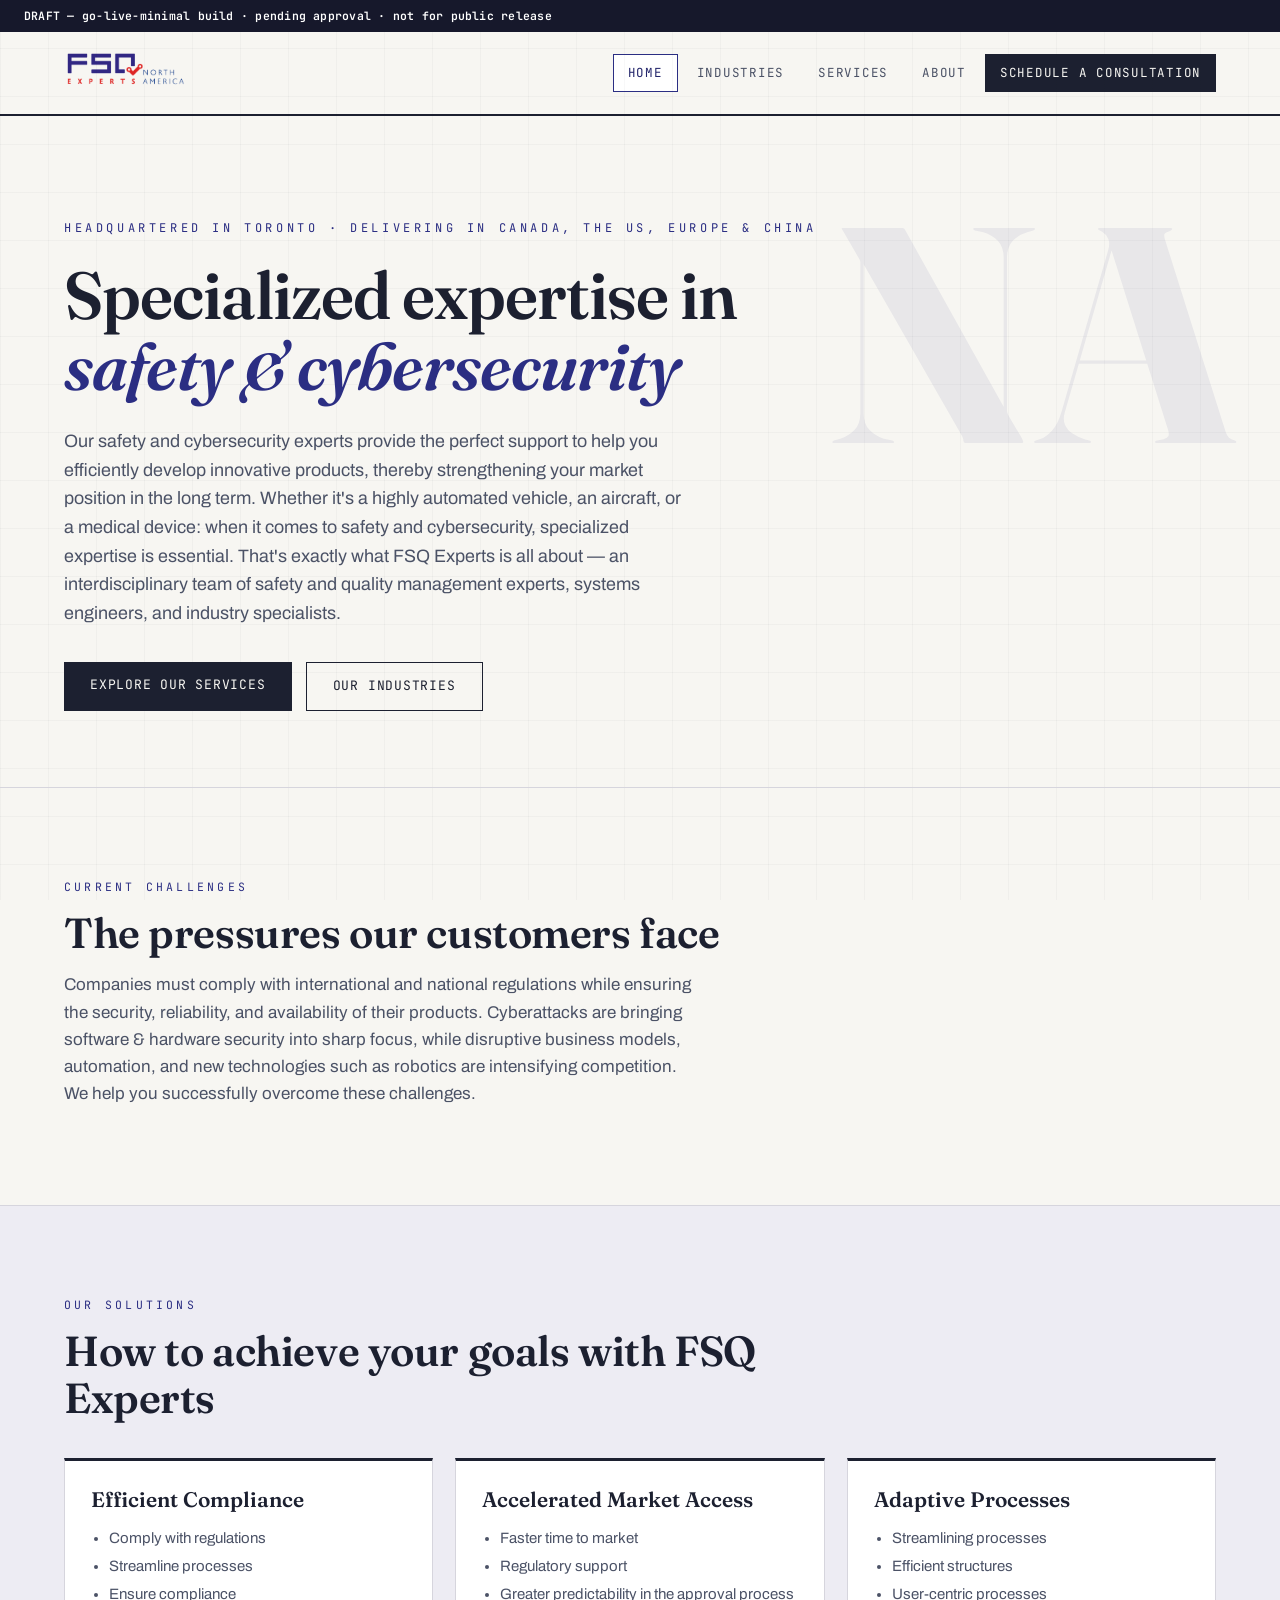
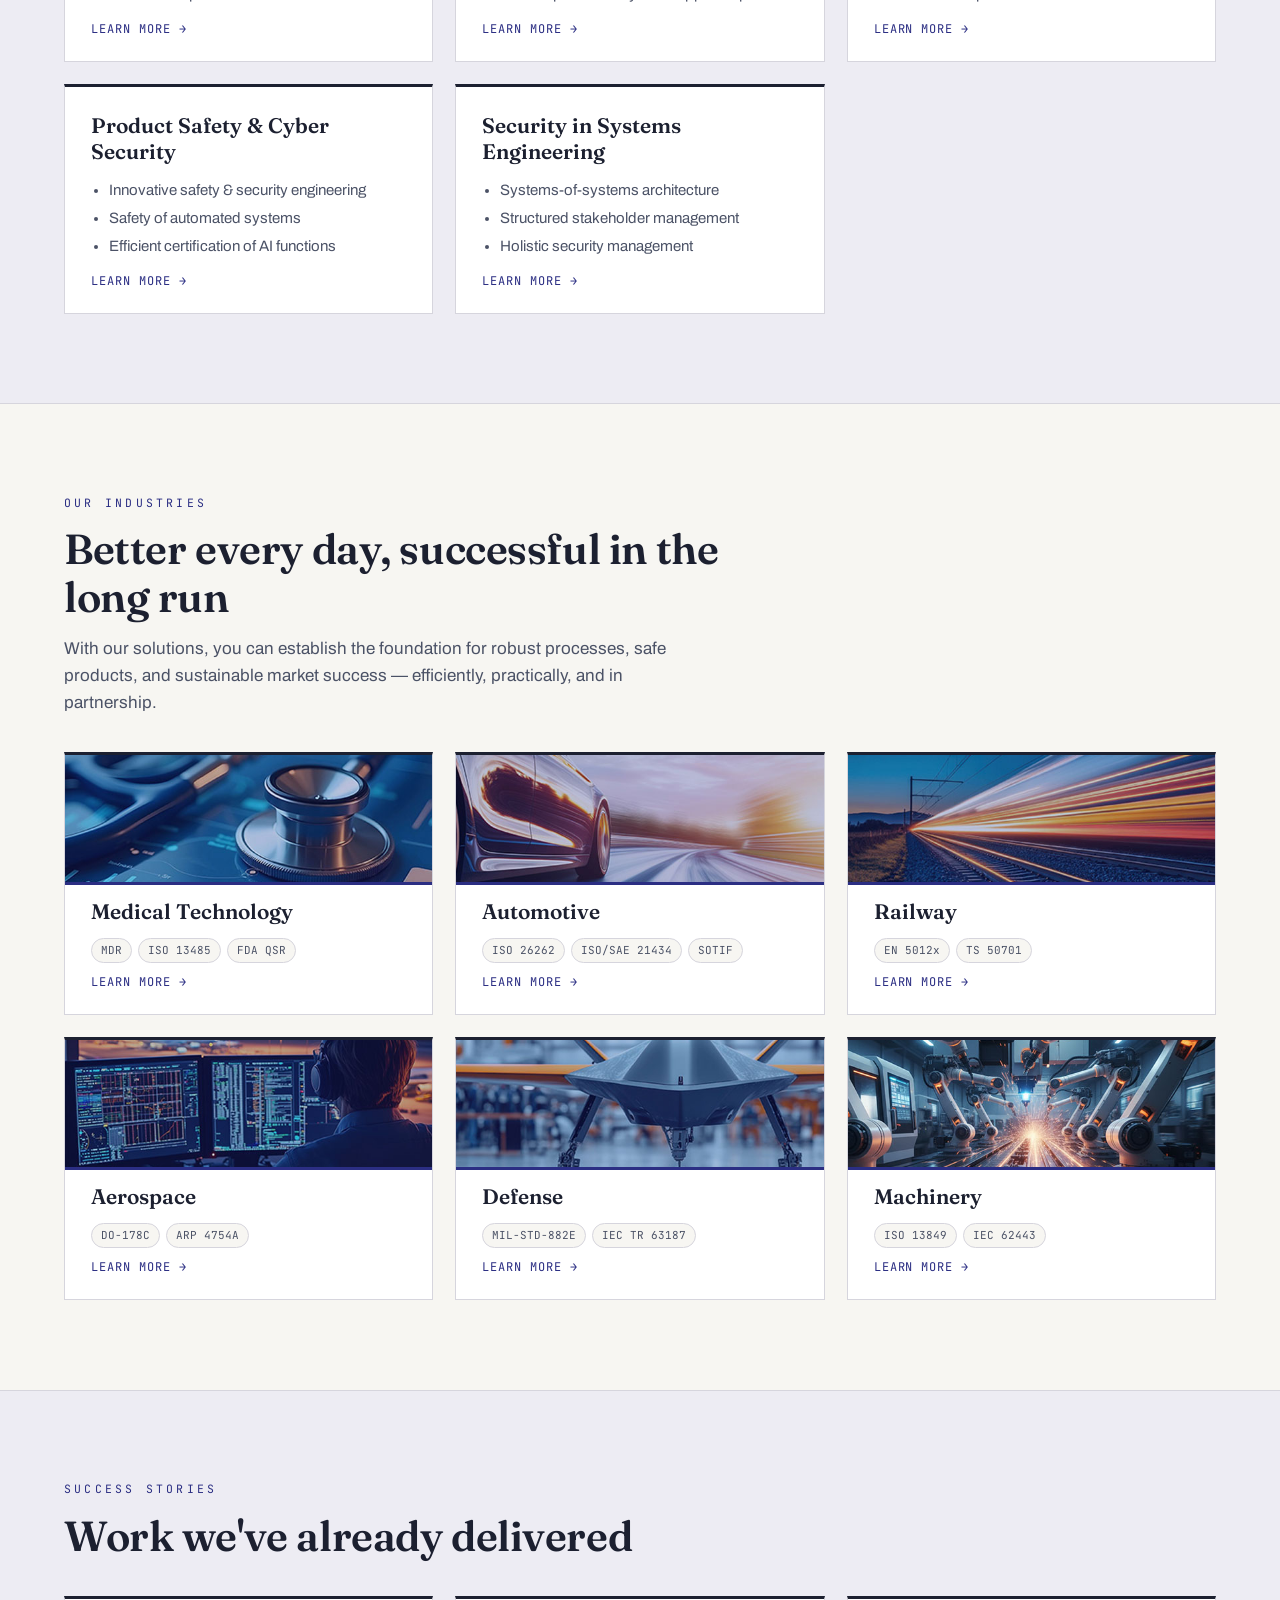
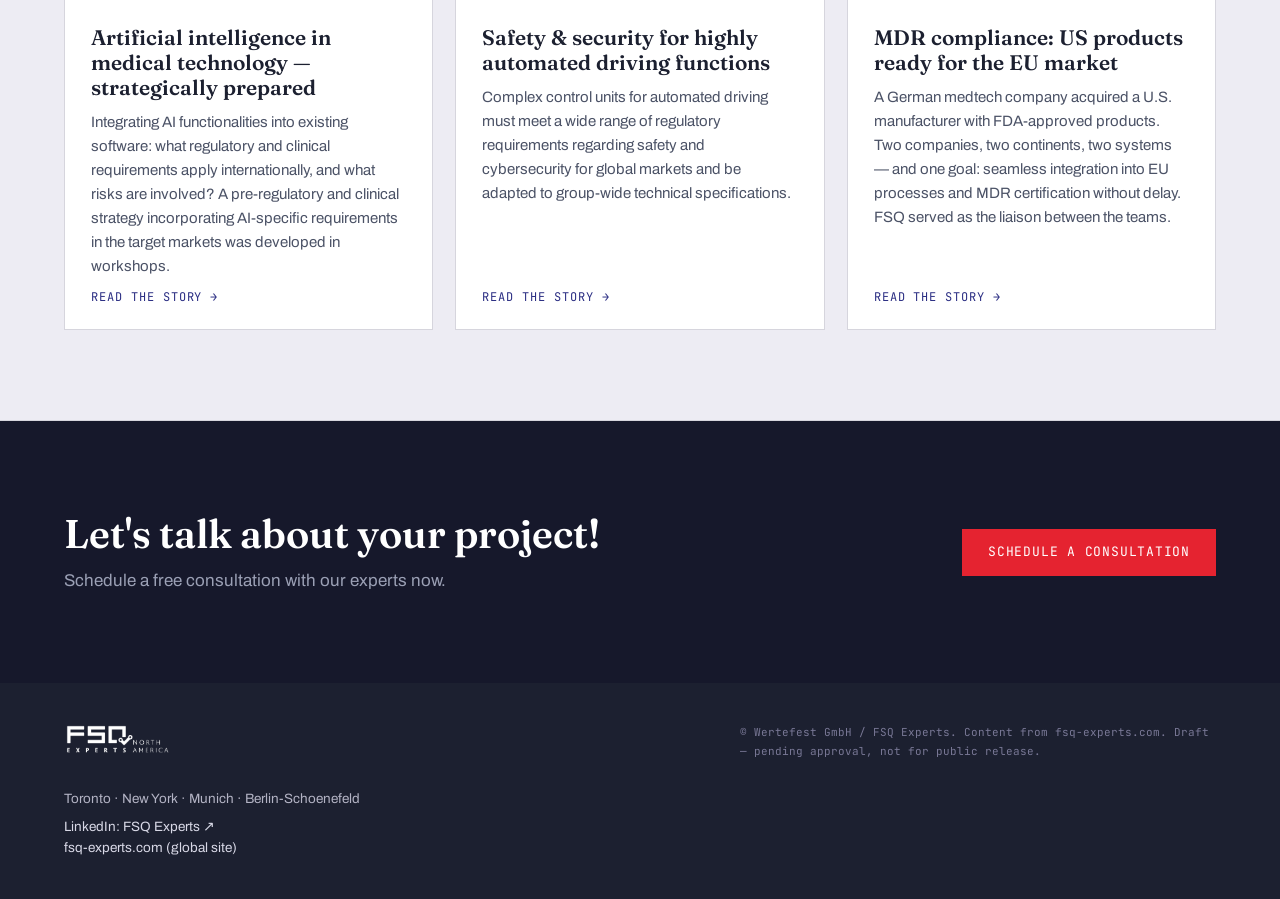
<file: index.html>
<!DOCTYPE html>
<html lang="en">
<head>
<meta charset="utf-8">
<meta name="robots" content="noindex, nofollow">
<meta name="viewport" content="width=device-width, initial-scale=1">
<title>FSQ Experts North America — Product Safety &amp; Cybersecurity Compliance</title>
<link rel="preconnect" href="https://fonts.googleapis.com">
<link href="https://fonts.googleapis.com/css2?family=Fraunces:ital,wght@0,400;0,600;0,700;1,600&family=Archivo:wght@400;500;600&family=JetBrains+Mono:wght@400;500;700&display=swap" rel="stylesheet">
<link rel="stylesheet" href="assets/style.css">
</head>
<body>

<!-- ======= draft marker (go-live-minimal build — pending approval, kept noindex) ======= -->
<div class="legend">
  <strong>DRAFT — go-live-minimal build · pending approval · not for public release</strong>
</div>

<header class="site">
  <div class="nav-row">
    <a class="brand" href="index.html"><img src="assets/logo-wide.png" alt="FSQ Experts North America"></a>
    <nav class="main">
      <a href="index.html" class="active">Home</a>
      <a href="industries.html">Industries</a>
      <a href="services.html">Services</a>
      <a href="about.html">About</a>
      <a href="about.html#contact" class="cta">Schedule a consultation</a>
    </nav>
  </div>
</header>

<main>

<!-- ================= HERO ================= -->
<section class="hero">
  <div class="hero-inner">
    <div class="ghost-mark">NA</div>
    <div class="kicker">Headquartered in Toronto · Delivering in Canada, the US, Europe &amp; China</div>
    <h1>Specialized expertise in <em>safety &amp; cybersecurity</em></h1>
    <p class="lede">
      Our safety and cybersecurity experts provide the perfect support to help you efficiently develop innovative
      products, thereby strengthening your market position in the long term. Whether it's a highly automated vehicle,
      an aircraft, or a medical device: when it comes to safety and cybersecurity, specialized expertise is essential.
      That's exactly what FSQ Experts is all about — an interdisciplinary team of safety and quality management
      experts, systems engineers, and industry specialists.
    </p>
    <div class="actions">
      <a class="btn primary" href="services.html">Explore our services</a>
      <a class="btn ghost" href="industries.html">Our industries</a>
    </div>
  </div>
</section>

<!-- ================= CHALLENGES ================= -->
<section class="band">
  <div class="band-inner">
    <div class="orig">
      <div class="sec-kicker">Current challenges</div>
      <h2 class="sec-title">The pressures our customers face</h2>
      <p class="sec-lede">
        Companies must comply with international and national regulations while ensuring the security, reliability,
        and availability of their products. Cyberattacks are bringing software &amp; hardware security into sharp
        focus, while disruptive business models, automation, and new technologies such as robotics are intensifying
        competition. We help you successfully overcome these challenges.
      </p>
    </div>
  </div>
</section>

<!-- ================= SOLUTIONS ================= -->
<section class="band deep">
  <div class="band-inner">
    <div class="sec-kicker">Our solutions</div>
    <h2 class="sec-title orig">How to achieve your goals with FSQ Experts</h2>
    <div class="grid cols-3">
      <div class="card orig">
        <h3>Efficient Compliance</h3>
        <ul><li>Comply with regulations</li><li>Streamline processes</li><li>Ensure compliance</li></ul>
        <a class="more" href="services.html#efficient-compliance">Learn more →</a>
      </div>
      <div class="card orig">
        <h3>Accelerated Market Access</h3>
        <ul><li>Faster time to market</li><li>Regulatory support</li><li>Greater predictability in the approval process</li></ul>
        <a class="more" href="services.html#market-access">Learn more →</a>
      </div>
      <div class="card orig">
        <h3>Adaptive Processes</h3>
        <ul><li>Streamlining processes</li><li>Efficient structures</li><li>User-centric processes</li></ul>
        <a class="more" href="services.html#adaptive-processes">Learn more →</a>
      </div>
      <div class="card orig">
        <h3>Product Safety &amp; Cyber Security</h3>
        <ul><li>Innovative safety &amp; security engineering</li><li>Safety of automated systems</li><li>Efficient certification of AI functions</li></ul>
        <a class="more" href="services.html#product-safety">Learn more →</a>
      </div>
      <div class="card orig">
        <h3>Security in Systems Engineering</h3>
        <ul><li>Systems-of-systems architecture</li><li>Structured stakeholder management</li><li>Holistic security management</li></ul>
        <a class="more" href="services.html#systems-engineering">Learn more →</a>
      </div>
    </div>
  </div>
</section>

<!-- ================= INDUSTRIES TEASER ================= -->
<section class="band">
  <div class="band-inner">
    <div class="sec-kicker">Our industries</div>
    <h2 class="sec-title orig">Better every day, successful in the long run</h2>
    <p class="sec-lede orig">
      With our solutions, you can establish the foundation for robust processes, safe products, and sustainable
      market success — efficiently, practically, and in partnership.
    </p>
    <div class="grid cols-3">
      <div class="card orig">
        <img class="thumb" src="assets/img/teaser_medtech_uebersicht.jpg" alt=""><h3>Medical Technology</h3>
        <div class="chips"><span class="chip">MDR</span><span class="chip">ISO 13485</span><span class="chip">FDA QSR</span></div>
        <a class="more" href="industries.html#medical">Learn more →</a>
      </div>
      <div class="card orig">
        <img class="thumb" src="assets/img/teaser_automotive_uebersicht.jpg" alt=""><h3>Automotive</h3>
        <div class="chips"><span class="chip">ISO 26262</span><span class="chip">ISO/SAE 21434</span><span class="chip">SOTIF</span></div>
        <a class="more" href="industries.html#automotive">Learn more →</a>
      </div>
      <div class="card orig">
        <img class="thumb" src="assets/img/teaser_railway_uebersicht.jpg" alt=""><h3>Railway</h3>
        <div class="chips"><span class="chip">EN 5012x</span><span class="chip">TS 50701</span></div>
        <a class="more" href="industries.html#railway">Learn more →</a>
      </div>
      <div class="card orig">
        <img class="thumb" src="assets/img/teaser_luftfahrt_uebersicht.jpg" alt=""><h3>Aerospace</h3>
        <div class="chips"><span class="chip">DO-178C</span><span class="chip">ARP 4754A</span></div>
        <a class="more" href="industries.html#aerospace">Learn more →</a>
      </div>
      <div class="card orig">
        <img class="thumb" src="assets/img/teaser_defense_uebersicht.jpg" alt=""><h3>Defense</h3>
        <div class="chips"><span class="chip">MIL-STD-882E</span><span class="chip">IEC TR 63187</span></div>
        <a class="more" href="industries.html#defense">Learn more →</a>
      </div>
      <div class="card orig">
        <img class="thumb" src="assets/img/teaser_machinery_uebersicht.jpg" alt=""><h3>Machinery</h3>
        <div class="chips"><span class="chip">ISO 13849</span><span class="chip">IEC 62443</span></div>
        <a class="more" href="industries.html#machinery">Learn more →</a>
      </div>
    </div>
  </div>
</section>

<!-- ================= SUCCESS STORIES ================= -->
<section class="band deep">
  <div class="band-inner">
    <div class="sec-kicker">Success stories</div>
    <h2 class="sec-title">Work we've already delivered</h2>
    <div class="grid cols-2">
      <div class="card orig">
        <h3>Artificial intelligence in medical technology — strategically prepared</h3>
        <p>Integrating AI functionalities into existing software: what regulatory and clinical requirements apply
        internationally, and what risks are involved? A pre-regulatory and clinical strategy incorporating
        AI-specific requirements in the target markets was developed in workshops.</p>
        <a class="more" href="industries.html#medical">Read the story →</a>
      </div>
      <div class="card orig">
        <h3>Safety &amp; security for highly automated driving functions</h3>
        <p>Complex control units for automated driving must meet a wide range of regulatory requirements regarding
        safety and cybersecurity for global markets and be adapted to group-wide technical specifications.</p>
        <a class="more" href="industries.html#automotive">Read the story →</a>
      </div>
      <div class="card orig">
        <h3>MDR compliance: US products ready for the EU market</h3>
        <p>A German medtech company acquired a U.S. manufacturer with FDA-approved products. Two companies, two
        continents, two systems — and one goal: seamless integration into EU processes and MDR certification
        without delay. FSQ served as the liaison between the teams.</p>
        <a class="more" href="industries.html#medical">Read the story →</a>
      </div>
    </div>
  </div>
</section>

<!-- ================= CTA ================= -->
<section class="cta-band">
  <div class="band-inner">
    <div>
      <h2 class="orig">Let's talk about your project!</h2>
      <p class="orig">Schedule a free consultation with our experts now.</p>
    </div>
    <a class="btn primary" href="about.html#contact">Schedule a consultation</a>
  </div>
</section>

</main>

<footer class="site">
  <div class="band-inner">
    <div>
      <img class="foot-logo" src="assets/logo-wide-white.png" alt="FSQ Experts North America">
      <p style="margin-top:8px;">Toronto · New York · Munich · Berlin-Schoenefeld</p>
      <p class="foot-social"><a href="https://www.linkedin.com/company/fsq-functional-safety-quality-experts-gmbh/" target="_blank" rel="noopener">LinkedIn: FSQ Experts ↗</a></p>
      <p><a href="https://www.fsq-experts.com/en/home-en/">fsq-experts.com (global site)</a></p>
    </div>
    <div class="foot-note">
      © Wertefest GmbH / FSQ Experts. Content from fsq-experts.com. Draft — pending approval, not for public release.
    </div>
  </div>
</footer>

</body>
</html>
</file>
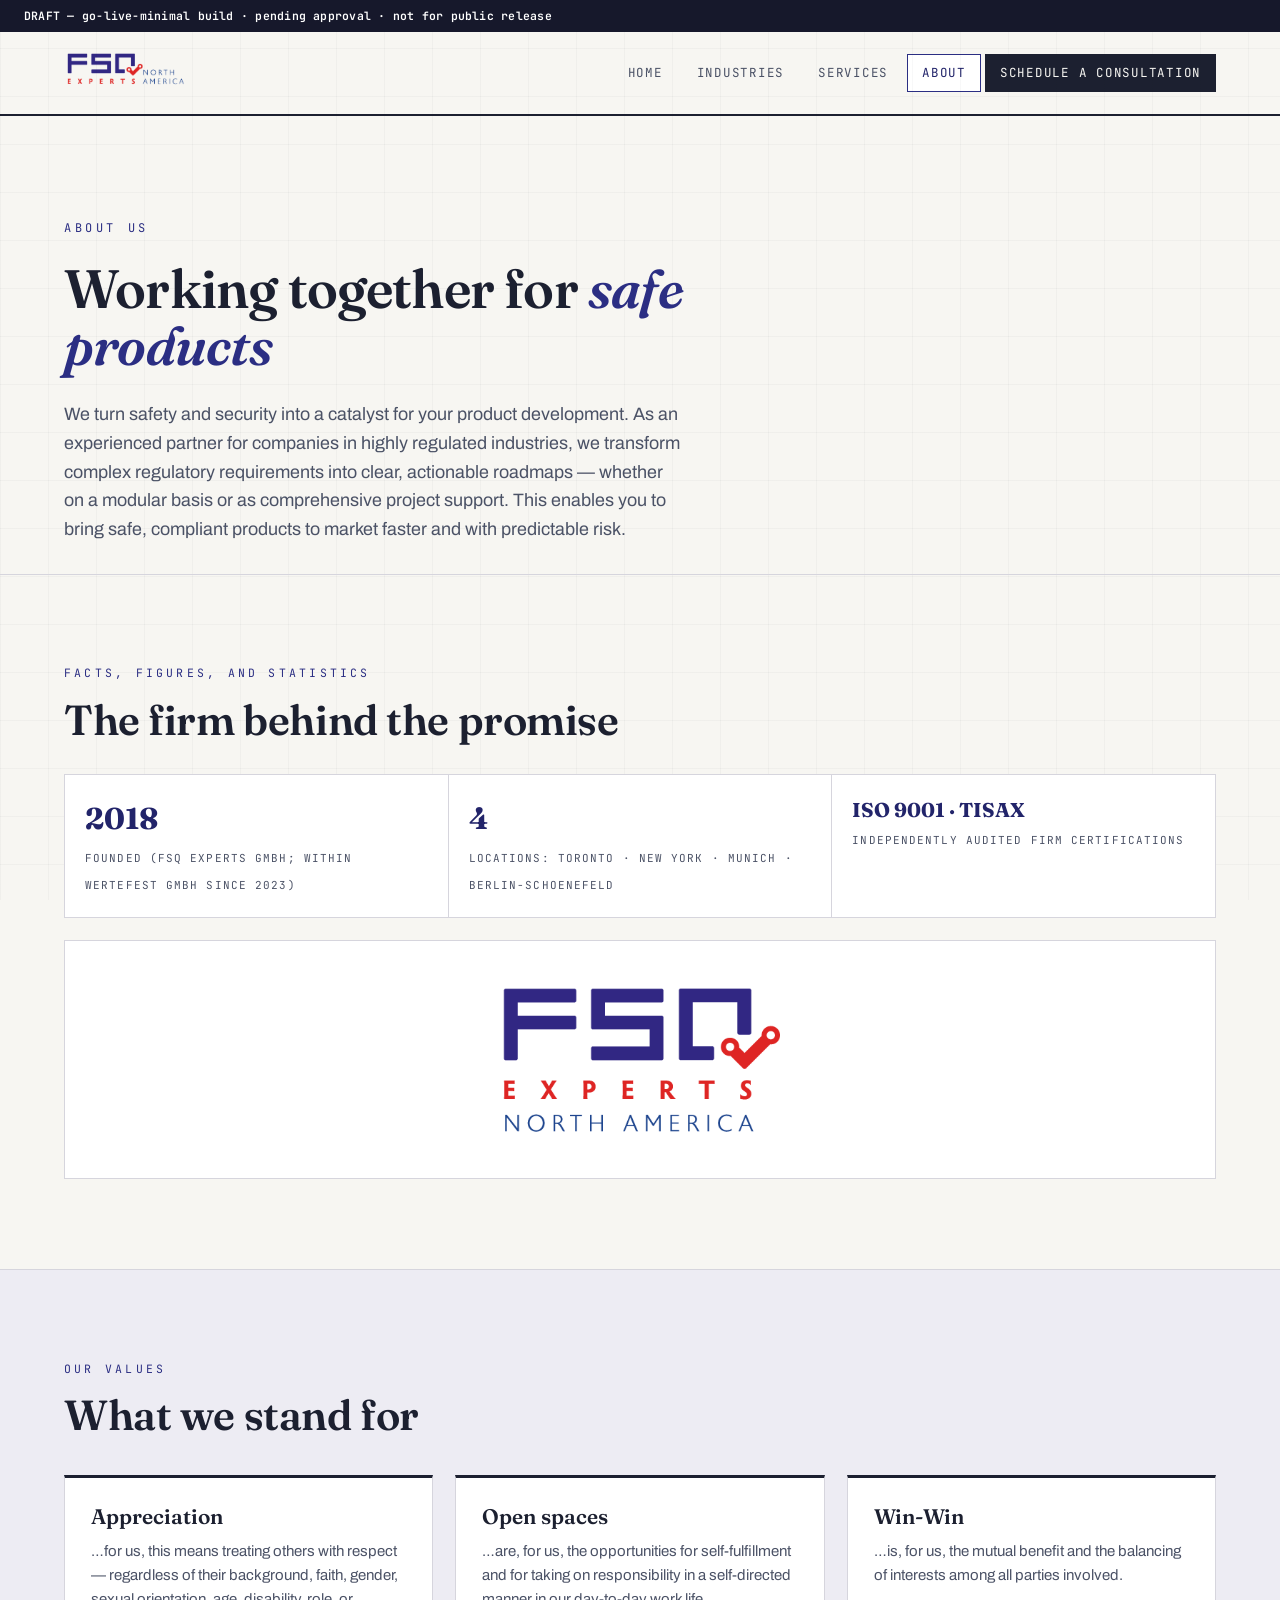
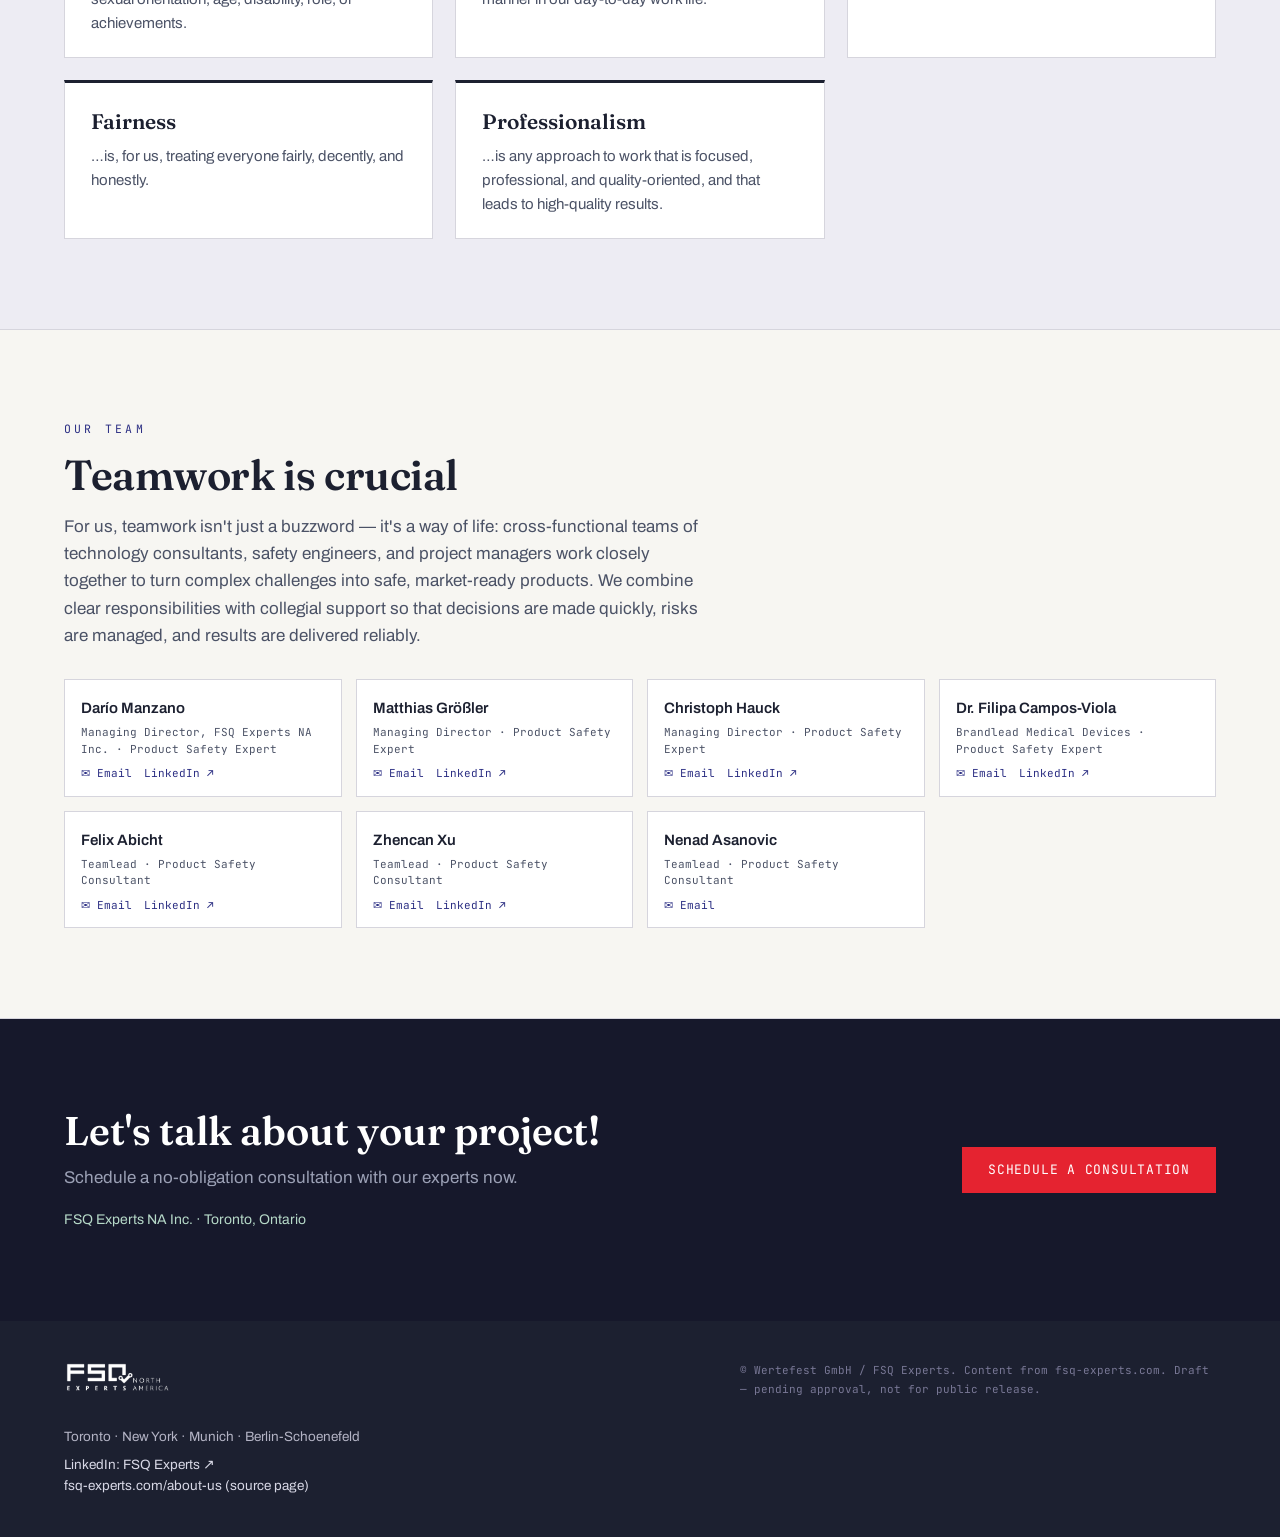
<file: about.html>
<!DOCTYPE html>
<html lang="en">
<head>
<meta charset="utf-8">
<meta name="robots" content="noindex, nofollow">
<meta name="viewport" content="width=device-width, initial-scale=1">
<title>About — FSQ Experts North America</title>
<link rel="preconnect" href="https://fonts.googleapis.com">
<link href="https://fonts.googleapis.com/css2?family=Fraunces:ital,wght@0,400;0,600;0,700;1,600&family=Archivo:wght@400;500;600&family=JetBrains+Mono:wght@400;500;700&display=swap" rel="stylesheet">
<link rel="stylesheet" href="assets/style.css">
</head>
<body>

<div class="legend">
  <strong>DRAFT — go-live-minimal build · pending approval · not for public release</strong>
</div>

<header class="site">
  <div class="nav-row">
    <a class="brand" href="index.html"><img src="assets/logo-wide.png" alt="FSQ Experts North America"></a>
    <nav class="main">
      <a href="index.html">Home</a>
      <a href="industries.html">Industries</a>
      <a href="services.html">Services</a>
      <a href="about.html" class="active">About</a>
      <a href="#contact" class="cta">Schedule a consultation</a>
    </nav>
  </div>
</header>

<main>

<section class="hero" style="padding-bottom:30px;">
  <div class="hero-inner">
    <div class="kicker orig">About us</div>
    <h1 class="orig" style="font-size:clamp(30px,4.4vw,54px);">Working together for <em>safe products</em></h1>
    <p class="lede orig">
      We turn safety and security into a catalyst for your product development. As an experienced partner for
      companies in highly regulated industries, we transform complex regulatory requirements into clear,
      actionable roadmaps — whether on a modular basis or as comprehensive project support. This enables you to
      bring safe, compliant products to market faster and with predictable risk.
    </p>
  </div>
</section>

<!-- ================= FACTS ================= -->
<section class="band">
  <div class="band-inner">
    <div class="orig">
      <div class="sec-kicker">Facts, figures, and statistics</div>
      <h2 class="sec-title">The firm behind the promise</h2>
      <div class="stat-row">
        <div class="stat"><span class="num">2018</span><span class="lbl">Founded (FSQ Experts GmbH; within Wertefest GmbH since 2023)</span></div>
        <div class="stat"><span class="num">4</span><span class="lbl">Locations: Toronto · New York · Munich · Berlin-Schoenefeld</span></div>
        <div class="stat"><span class="num" style="font-size:20px;line-height:1.5;">ISO 9001 · TISAX</span><span class="lbl">Independently audited firm certifications</span></div>
      </div>
      <div class="facts-photo" style="background:#fff;padding:34px;border:1px solid var(--line);margin-top:22px;"><img src="assets/logo-stacked.png" alt="FSQ Experts North America" style="max-width:300px;margin:0 auto;border:none;"></div>
    </div>
  </div>
</section>

<!-- ================= VALUES ================= -->
<section class="band deep">
  <div class="band-inner">
    <div class="sec-kicker">Our values</div>
    <h2 class="sec-title orig">What we stand for</h2>
    <div class="grid cols-3">
      <div class="card orig"><h3>Appreciation</h3><p>…for us, this means treating others with respect — regardless of their background, faith, gender, sexual orientation, age, disability, role, or achievements.</p></div>
      <div class="card orig"><h3>Open spaces</h3><p>…are, for us, the opportunities for self-fulfillment and for taking on responsibility in a self-directed manner in our day-to-day work life.</p></div>
      <div class="card orig"><h3>Win-Win</h3><p>…is, for us, the mutual benefit and the balancing of interests among all parties involved.</p></div>
      <div class="card orig"><h3>Fairness</h3><p>…is, for us, treating everyone fairly, decently, and honestly.</p></div>
      <div class="card orig"><h3>Professionalism</h3><p>…is any approach to work that is focused, professional, and quality-oriented, and that leads to high-quality results.</p></div>
    </div>
  </div>
</section>

<!-- ================= TEAM ================= -->
<section class="band">
  <div class="band-inner">
    <div class="sec-kicker">Our team</div>
    <h2 class="sec-title orig">Teamwork is crucial</h2>
    <p class="sec-lede orig">
      For us, teamwork isn't just a buzzword — it's a way of life: cross-functional teams of technology
      consultants, safety engineers, and project managers work closely together to turn complex challenges into
      safe, market-ready products. We combine clear responsibilities with collegial support so that decisions are
      made quickly, risks are managed, and results are delivered reliably.
    </p>
    <div class="team-grid">
      <div class="person"><div class="p-name">Darío Manzano</div><div class="p-role">Managing Director, FSQ Experts NA Inc. · Product Safety Expert</div><div class="p-links"><a href="mailto:dario.manzano@fsqexpertsna.com">✉ Email</a><a href="https://www.linkedin.com/in/dar%C3%ADo-manzano-8149b5a7" target="_blank" rel="noopener">LinkedIn ↗</a></div></div>
      <div class="person"><div class="p-name">Matthias Größler</div><div class="p-role">Managing Director · Product Safety Expert</div><div class="p-links"><a href="mailto:matthias.groessler@fsqexpertsna.com">✉ Email</a><a href="https://www.linkedin.com/in/matthias-gr%C3%B6%C3%9Fler-375338116" target="_blank" rel="noopener">LinkedIn ↗</a></div></div>
      <div class="person"><div class="p-name">Christoph Hauck</div><div class="p-role">Managing Director · Product Safety Expert</div><div class="p-links"><a href="mailto:christoph.hauck@fsqexpertsna.com">✉ Email</a><a href="https://www.linkedin.com/in/christoph-hauck-a6a981a" target="_blank" rel="noopener">LinkedIn ↗</a></div></div>
      <div class="person"><div class="p-name">Dr. Filipa Campos-Viola</div><div class="p-role">Brandlead Medical Devices · Product Safety Expert</div><div class="p-links"><a href="mailto:filipa.campos-viola@fsqexpertsna.com">✉ Email</a><a href="https://www.linkedin.com/in/dr-filipa-campos-viola-03b79334" target="_blank" rel="noopener">LinkedIn ↗</a></div></div>
      <div class="person"><div class="p-name">Felix Abicht</div><div class="p-role">Teamlead · Product Safety Consultant</div><div class="p-links"><a href="mailto:felix.abicht@fsqexpertsna.com">✉ Email</a><a href="https://www.linkedin.com/in/felix-abicht-b593b131" target="_blank" rel="noopener">LinkedIn ↗</a></div></div>
      <div class="person"><div class="p-name">Zhencan Xu</div><div class="p-role">Teamlead · Product Safety Consultant</div><div class="p-links"><a href="mailto:zhencan.xu@fsqexpertsna.com">✉ Email</a><a href="https://www.linkedin.com/in/zhencan-xu" target="_blank" rel="noopener">LinkedIn ↗</a></div></div>
      <div class="person"><div class="p-name">Nenad Asanovic</div><div class="p-role">Teamlead · Product Safety Consultant</div><div class="p-links"><a href="mailto:nenad.asanovic@fsqexpertsna.com">✉ Email</a></div></div>
    </div>
    <!-- Individual consultant entries removed 2026-07-08 per Peter (draft review) — restore from
         .firecrawl/fsq-site/about-us-en.md when the team page goes back to full roster. -->
  </div>
</section>

<!-- ================= CONTACT ================= -->
<section class="cta-band" id="contact">
  <div class="band-inner">
    <div>
      <h2 class="orig">Let's talk about your project!</h2>
      <p class="orig">Schedule a no-obligation consultation with our experts now.</p>
      <p style="font-size:14px;color:#b6d9c8;margin-top:18px;">FSQ Experts NA Inc. · Toronto, Ontario</p>
    </div>
    <a class="btn primary" href="mailto:contact@fsq-experts.com">Schedule a consultation</a>
  </div>
</section>

</main>

<footer class="site">
  <div class="band-inner">
    <div>
      <img class="foot-logo" src="assets/logo-wide-white.png" alt="FSQ Experts North America">
      <p style="margin-top:8px;">Toronto · New York · Munich · Berlin-Schoenefeld</p>
      <p class="foot-social"><a href="https://www.linkedin.com/company/fsq-functional-safety-quality-experts-gmbh/" target="_blank" rel="noopener">LinkedIn: FSQ Experts ↗</a></p>
      <p><a href="https://www.fsq-experts.com/en/about-us-en/">fsq-experts.com/about-us (source page)</a></p>
    </div>
    <div class="foot-note">
      © Wertefest GmbH / FSQ Experts. Content from fsq-experts.com. Draft — pending approval, not for public release.
    </div>
  </div>
</footer>

</body>
</html>
</file>
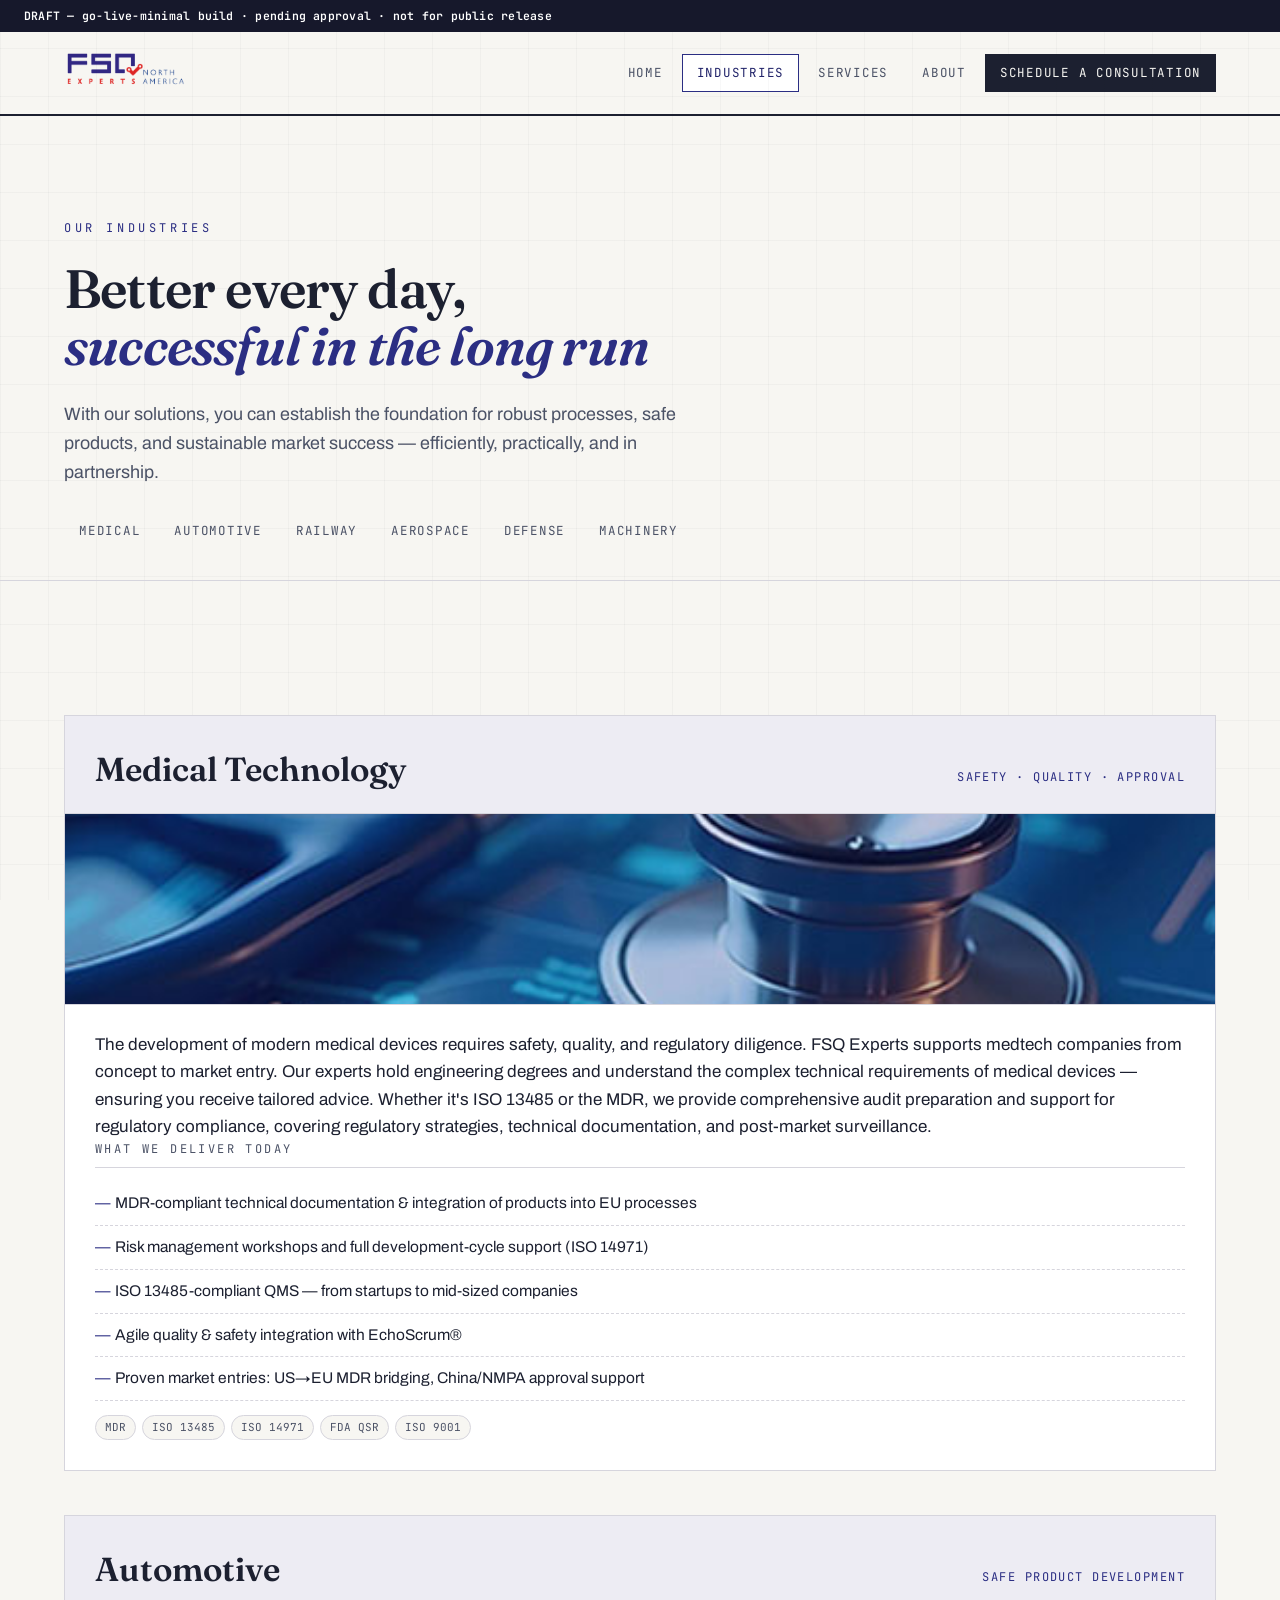
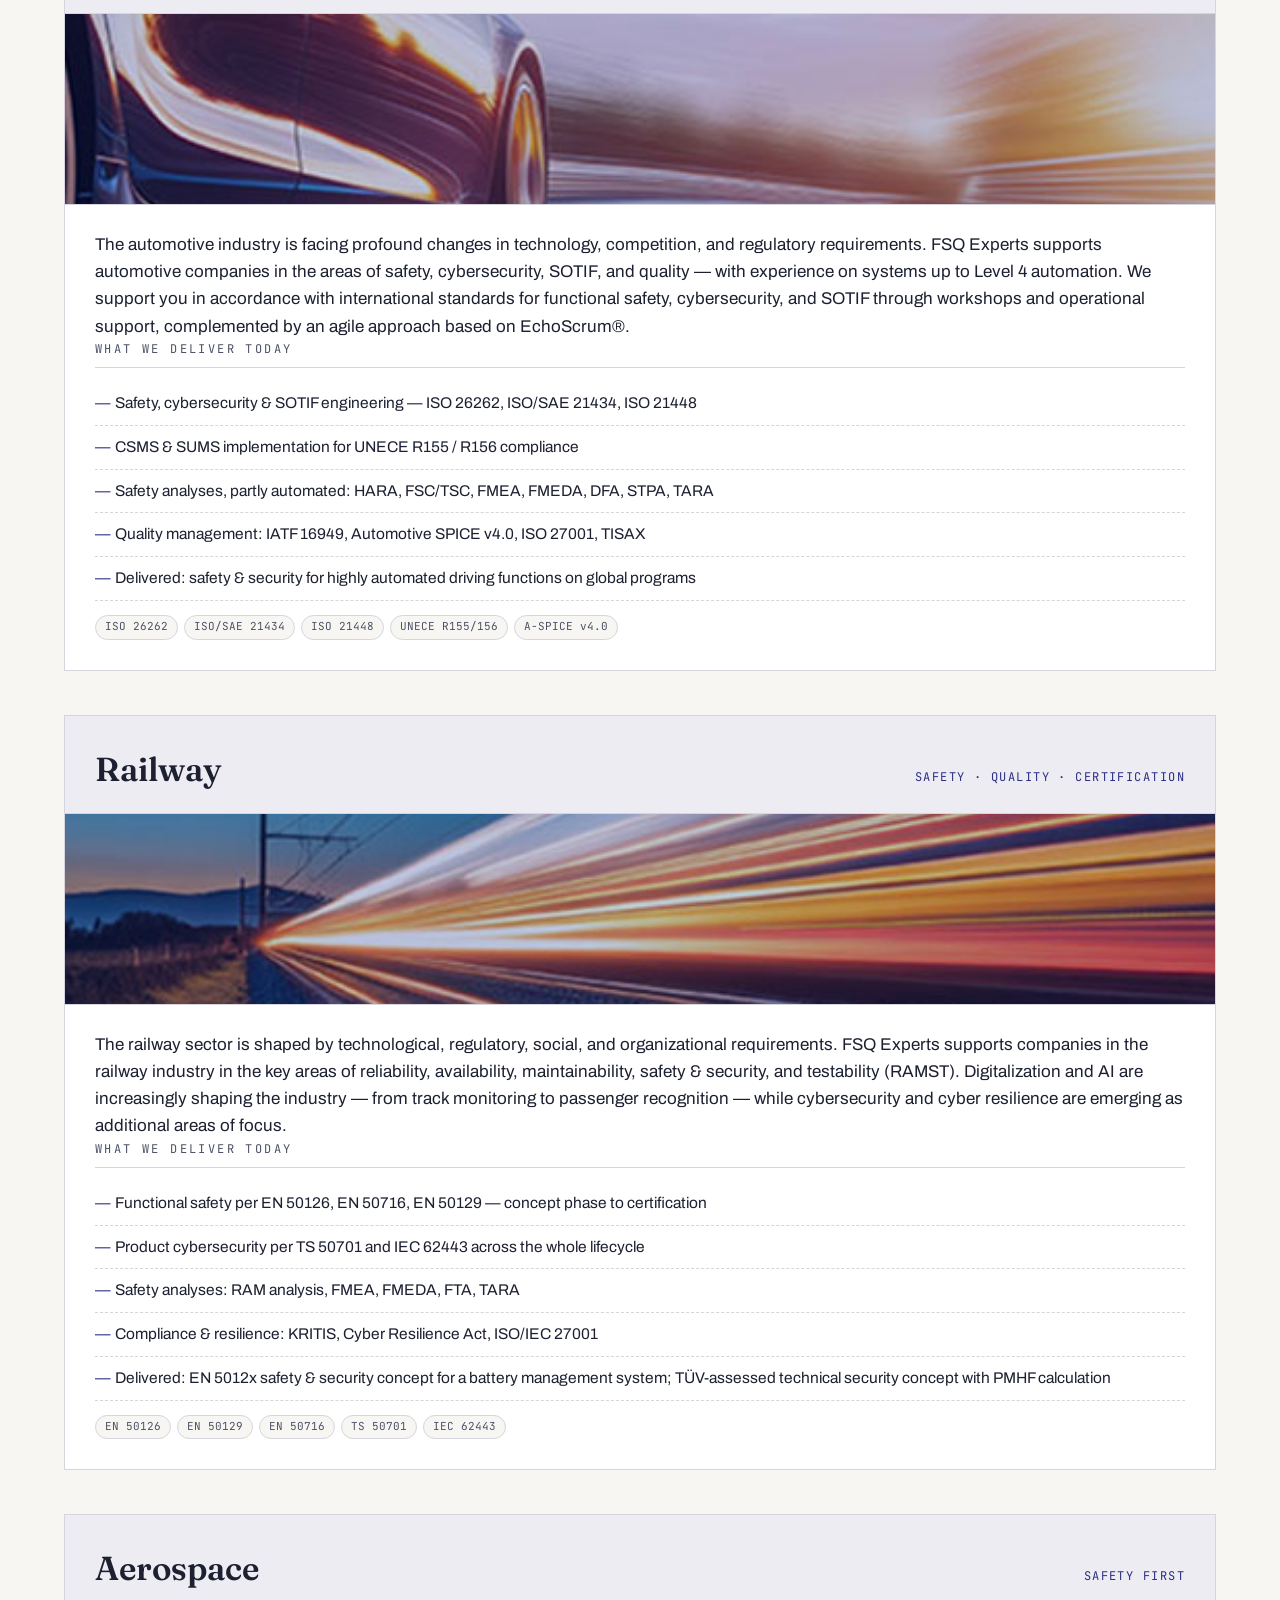
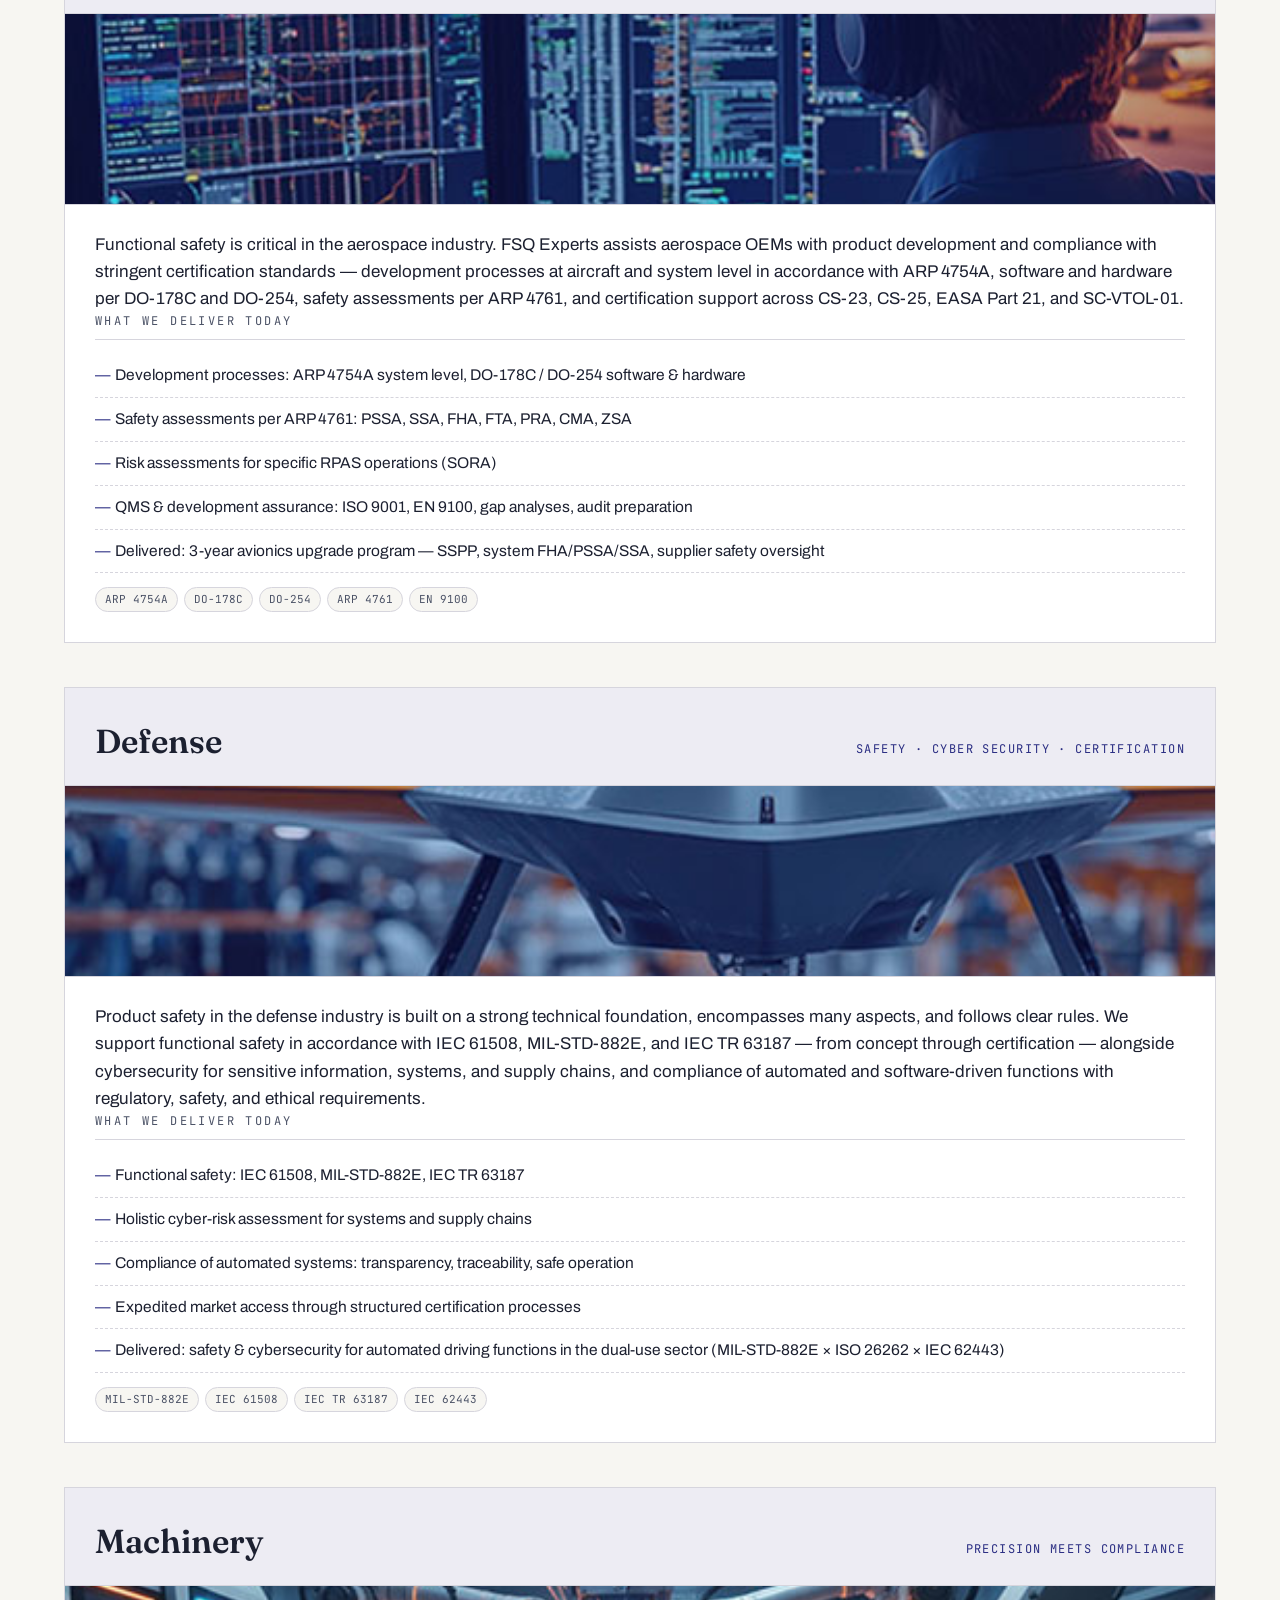
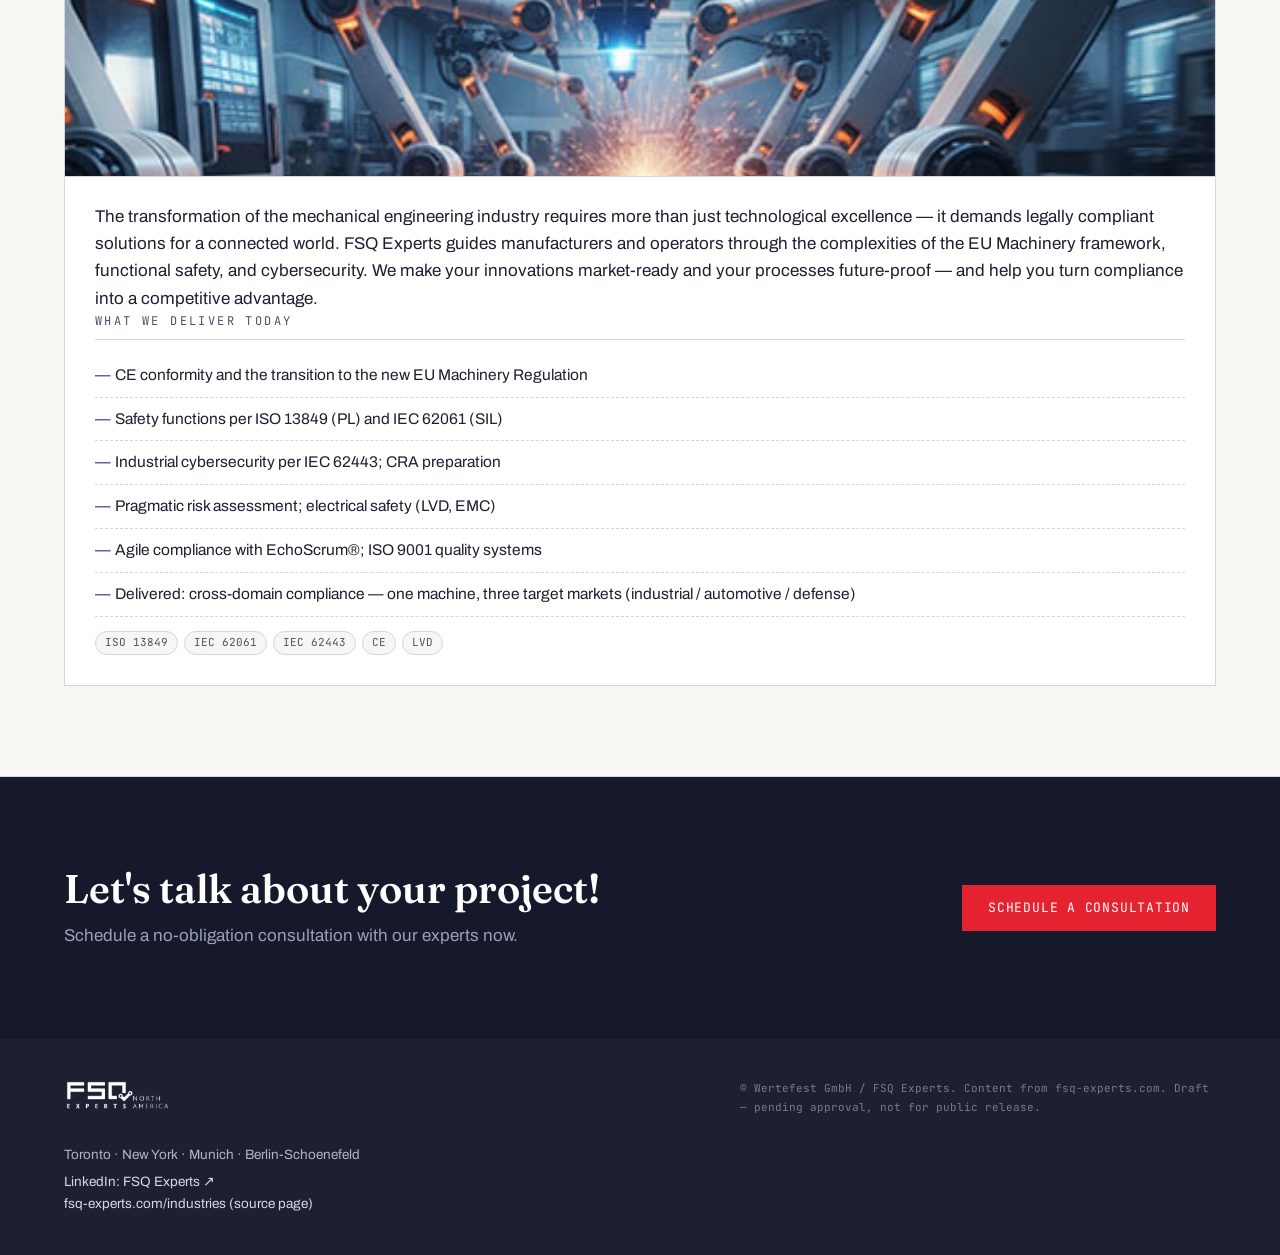
<file: industries.html>
<!DOCTYPE html>
<html lang="en">
<head>
<meta charset="utf-8">
<meta name="robots" content="noindex, nofollow">
<meta name="viewport" content="width=device-width, initial-scale=1">
<title>Industries — FSQ Experts North America</title>
<link rel="preconnect" href="https://fonts.googleapis.com">
<link href="https://fonts.googleapis.com/css2?family=Fraunces:ital,wght@0,400;0,600;0,700;1,600&family=Archivo:wght@400;500;600&family=JetBrains+Mono:wght@400;500;700&display=swap" rel="stylesheet">
<link rel="stylesheet" href="assets/style.css">
</head>
<body>

<div class="legend">
  <strong>DRAFT — go-live-minimal build · pending approval · not for public release</strong>
</div>

<header class="site">
  <div class="nav-row">
    <a class="brand" href="index.html"><img src="assets/logo-wide.png" alt="FSQ Experts North America"></a>
    <nav class="main">
      <a href="index.html">Home</a>
      <a href="industries.html" class="active">Industries</a>
      <a href="services.html">Services</a>
      <a href="about.html">About</a>
      <a href="about.html#contact" class="cta">Schedule a consultation</a>
    </nav>
  </div>
</header>

<main>

<section class="hero" style="padding-bottom:30px;">
  <div class="hero-inner">
    <div class="kicker orig">Our industries</div>
    <h1 class="orig" style="font-size:clamp(30px,4.4vw,54px);">Better every day, <em>successful in the long run</em></h1>
    <p class="lede orig">
      With our solutions, you can establish the foundation for robust processes, safe products, and sustainable
      market success — efficiently, practically, and in partnership.
    </p>
    <nav class="main" style="margin-top:26px;">
      <a href="#medical">Medical</a>
      <a href="#automotive">Automotive</a>
      <a href="#railway">Railway</a>
      <a href="#aerospace">Aerospace</a>
      <a href="#defense">Defense</a>
      <a href="#machinery">Machinery</a>
    </nav>
  </div>
</section>

<section class="band">
  <div class="band-inner">

    <!-- ============ MEDICAL TECHNOLOGY ============ -->
    <article class="industry" id="medical">
      <div class="ind-head">
        <h3>Medical Technology</h3>
        <span class="strap">Safety · Quality · Approval</span>
      </div>
      <div class="ind-photo"><img src="assets/img/teaser_medtech_uebersicht.jpg" alt=""></div>
      <div class="ind-body">
        <div class="orig">
          <p>The development of modern medical devices requires safety, quality, and regulatory diligence.
          FSQ Experts supports medtech companies from concept to market entry. Our experts hold engineering
          degrees and understand the complex technical requirements of medical devices — ensuring you receive
          tailored advice. Whether it's ISO 13485 or the MDR, we provide comprehensive audit preparation and
          support for regulatory compliance, covering regulatory strategies, technical documentation, and
          post-market surveillance.</p>
        </div>
        <div>
          <div class="orig">
            <div class="subhead">What we deliver today</div>
            <ul class="fact-list">
              <li>MDR-compliant technical documentation &amp; integration of products into EU processes</li>
              <li>Risk management workshops and full development-cycle support (ISO 14971)</li>
              <li>ISO 13485-compliant QMS — from startups to mid-sized companies</li>
              <li>Agile quality &amp; safety integration with EchoScrum®</li>
              <li>Proven market entries: US→EU MDR bridging, China/NMPA approval support</li>
            </ul>
            <div class="chips" style="margin-top:14px;">
              <span class="chip">MDR</span><span class="chip">ISO 13485</span><span class="chip">ISO 14971</span>
              <span class="chip">FDA QSR</span><span class="chip">ISO 9001</span>
            </div>
          </div>
        </div>
      </div>
    </article>

    <!-- ============ AUTOMOTIVE ============ -->
    <article class="industry" id="automotive">
      <div class="ind-head">
        <h3>Automotive</h3>
        <span class="strap">Safe product development</span>
      </div>
      <div class="ind-photo"><img src="assets/img/teaser_automotive_uebersicht.jpg" alt=""></div>
      <div class="ind-body">
        <div class="orig">
          <p>The automotive industry is facing profound changes in technology, competition, and regulatory
          requirements. FSQ Experts supports automotive companies in the areas of safety, cybersecurity, SOTIF,
          and quality — with experience on systems up to Level 4 automation. We support you in accordance with
          international standards for functional safety, cybersecurity, and SOTIF through workshops and operational
          support, complemented by an agile approach based on EchoScrum®.</p>
        </div>
        <div>
          <div class="orig">
            <div class="subhead">What we deliver today</div>
            <ul class="fact-list">
              <li>Safety, cybersecurity &amp; SOTIF engineering — ISO 26262, ISO/SAE 21434, ISO 21448</li>
              <li>CSMS &amp; SUMS implementation for UNECE R155 / R156 compliance</li>
              <li>Safety analyses, partly automated: HARA, FSC/TSC, FMEA, FMEDA, DFA, STPA, TARA</li>
              <li>Quality management: IATF 16949, Automotive SPICE v4.0, ISO 27001, TISAX</li>
              <li>Delivered: safety &amp; security for highly automated driving functions on global programs</li>
            </ul>
            <div class="chips" style="margin-top:14px;">
              <span class="chip">ISO 26262</span><span class="chip">ISO/SAE 21434</span><span class="chip">ISO 21448</span>
              <span class="chip">UNECE R155/156</span><span class="chip">A-SPICE v4.0</span>
            </div>
          </div>
        </div>
      </div>
    </article>

    <!-- ============ RAILWAY ============ -->
    <article class="industry" id="railway">
      <div class="ind-head">
        <h3>Railway</h3>
        <span class="strap">Safety · Quality · Certification</span>
      </div>
      <div class="ind-photo"><img src="assets/img/teaser_railway_uebersicht.jpg" alt=""></div>
      <div class="ind-body">
        <div class="orig">
          <p>The railway sector is shaped by technological, regulatory, social, and organizational requirements.
          FSQ Experts supports companies in the railway industry in the key areas of reliability, availability,
          maintainability, safety &amp; security, and testability (RAMST). Digitalization and AI are increasingly
          shaping the industry — from track monitoring to passenger recognition — while cybersecurity and cyber
          resilience are emerging as additional areas of focus.</p>
        </div>
        <div>
          <div class="orig">
            <div class="subhead">What we deliver today</div>
            <ul class="fact-list">
              <li>Functional safety per EN 50126, EN 50716, EN 50129 — concept phase to certification</li>
              <li>Product cybersecurity per TS 50701 and IEC 62443 across the whole lifecycle</li>
              <li>Safety analyses: RAM analysis, FMEA, FMEDA, FTA, TARA</li>
              <li>Compliance &amp; resilience: KRITIS, Cyber Resilience Act, ISO/IEC 27001</li>
              <li>Delivered: EN 5012x safety &amp; security concept for a battery management system; TÜV-assessed
                  technical security concept with PMHF calculation</li>
            </ul>
            <div class="chips" style="margin-top:14px;">
              <span class="chip">EN 50126</span><span class="chip">EN 50129</span><span class="chip">EN 50716</span>
              <span class="chip">TS 50701</span><span class="chip">IEC 62443</span>
            </div>
          </div>
        </div>
      </div>
    </article>

    <!-- ============ AEROSPACE ============ -->
    <article class="industry" id="aerospace">
      <div class="ind-head">
        <h3>Aerospace</h3>
        <span class="strap">Safety first</span>
      </div>
      <div class="ind-photo"><img src="assets/img/teaser_luftfahrt_uebersicht.jpg" alt=""></div>
      <div class="ind-body">
        <div class="orig">
          <p>Functional safety is critical in the aerospace industry. FSQ Experts assists aerospace OEMs with
          product development and compliance with stringent certification standards — development processes at
          aircraft and system level in accordance with ARP 4754A, software and hardware per DO-178C and DO-254,
          safety assessments per ARP 4761, and certification support across CS-23, CS-25, EASA Part 21, and
          SC-VTOL-01.</p>
        </div>
        <div>
          <div class="orig">
            <div class="subhead">What we deliver today</div>
            <ul class="fact-list">
              <li>Development processes: ARP 4754A system level, DO-178C / DO-254 software &amp; hardware</li>
              <li>Safety assessments per ARP 4761: PSSA, SSA, FHA, FTA, PRA, CMA, ZSA</li>
              <li>Risk assessments for specific RPAS operations (SORA)</li>
              <li>QMS &amp; development assurance: ISO 9001, EN 9100, gap analyses, audit preparation</li>
              <li>Delivered: 3-year avionics upgrade program — SSPP, system FHA/PSSA/SSA, supplier safety oversight</li>
            </ul>
            <div class="chips" style="margin-top:14px;">
              <span class="chip">ARP 4754A</span><span class="chip">DO-178C</span><span class="chip">DO-254</span>
              <span class="chip">ARP 4761</span><span class="chip">EN 9100</span>
            </div>
          </div>
        </div>
      </div>
    </article>

    <!-- ============ DEFENSE ============ -->
    <article class="industry" id="defense">
      <div class="ind-head">
        <h3>Defense</h3>
        <span class="strap">Safety · Cyber security · Certification</span>
      </div>
      <div class="ind-photo"><img src="assets/img/teaser_defense_uebersicht.jpg" alt=""></div>
      <div class="ind-body">
        <div class="orig">
          <p>Product safety in the defense industry is built on a strong technical foundation, encompasses many
          aspects, and follows clear rules. We support functional safety in accordance with IEC 61508,
          MIL-STD-882E, and IEC TR 63187 — from concept through certification — alongside cybersecurity for
          sensitive information, systems, and supply chains, and compliance of automated and software-driven
          functions with regulatory, safety, and ethical requirements.</p>
        </div>
        <div>
          <div class="orig">
            <div class="subhead">What we deliver today</div>
            <ul class="fact-list">
              <li>Functional safety: IEC 61508, MIL-STD-882E, IEC TR 63187</li>
              <li>Holistic cyber-risk assessment for systems and supply chains</li>
              <li>Compliance of automated systems: transparency, traceability, safe operation</li>
              <li>Expedited market access through structured certification processes</li>
              <li>Delivered: safety &amp; cybersecurity for automated driving functions in the dual-use sector
                  (MIL-STD-882E × ISO 26262 × IEC 62443)</li>
            </ul>
            <div class="chips" style="margin-top:14px;">
              <span class="chip">MIL-STD-882E</span><span class="chip">IEC 61508</span><span class="chip">IEC TR 63187</span>
              <span class="chip">IEC 62443</span>
            </div>
          </div>
        </div>
      </div>
    </article>

    <!-- ============ MACHINERY ============ -->
    <article class="industry" id="machinery">
      <div class="ind-head">
        <h3>Machinery</h3>
        <span class="strap">Precision meets compliance</span>
      </div>
      <div class="ind-photo"><img src="assets/img/teaser_machinery_uebersicht.jpg" alt=""></div>
      <div class="ind-body">
        <div class="orig">
          <p>The transformation of the mechanical engineering industry requires more than just technological
          excellence — it demands legally compliant solutions for a connected world. FSQ Experts guides
          manufacturers and operators through the complexities of the EU Machinery framework, functional safety,
          and cybersecurity. We make your innovations market-ready and your processes future-proof — and help you
          turn compliance into a competitive advantage.</p>
        </div>
        <div>
          <div class="orig">
            <div class="subhead">What we deliver today</div>
            <ul class="fact-list">
              <li>CE conformity and the transition to the new EU Machinery Regulation</li>
              <li>Safety functions per ISO 13849 (PL) and IEC 62061 (SIL)</li>
              <li>Industrial cybersecurity per IEC 62443; CRA preparation</li>
              <li>Pragmatic risk assessment; electrical safety (LVD, EMC)</li>
              <li>Agile compliance with EchoScrum®; ISO 9001 quality systems</li>
              <li>Delivered: cross-domain compliance — one machine, three target markets (industrial / automotive / defense)</li>
            </ul>
            <div class="chips" style="margin-top:14px;">
              <span class="chip">ISO 13849</span><span class="chip">IEC 62061</span><span class="chip">IEC 62443</span>
              <span class="chip">CE</span><span class="chip">LVD</span>
            </div>
          </div>
        </div>
      </div>
    </article>

  </div>
</section>

<section class="cta-band">
  <div class="band-inner">
    <div>
      <h2 class="orig">Let's talk about your project!</h2>
      <p class="orig">Schedule a no-obligation consultation with our experts now.</p>
    </div>
    <a class="btn primary" href="about.html#contact">Schedule a consultation</a>
  </div>
</section>

</main>

<footer class="site">
  <div class="band-inner">
    <div>
      <img class="foot-logo" src="assets/logo-wide-white.png" alt="FSQ Experts North America">
      <p style="margin-top:8px;">Toronto · New York · Munich · Berlin-Schoenefeld</p>
      <p class="foot-social"><a href="https://www.linkedin.com/company/fsq-functional-safety-quality-experts-gmbh/" target="_blank" rel="noopener">LinkedIn: FSQ Experts ↗</a></p>
      <p><a href="https://www.fsq-experts.com/en/industries-en/">fsq-experts.com/industries (source page)</a></p>
    </div>
    <div class="foot-note">
      © Wertefest GmbH / FSQ Experts. Content from fsq-experts.com. Draft — pending approval, not for public release.
    </div>
  </div>
</footer>

</body>
</html>
</file>
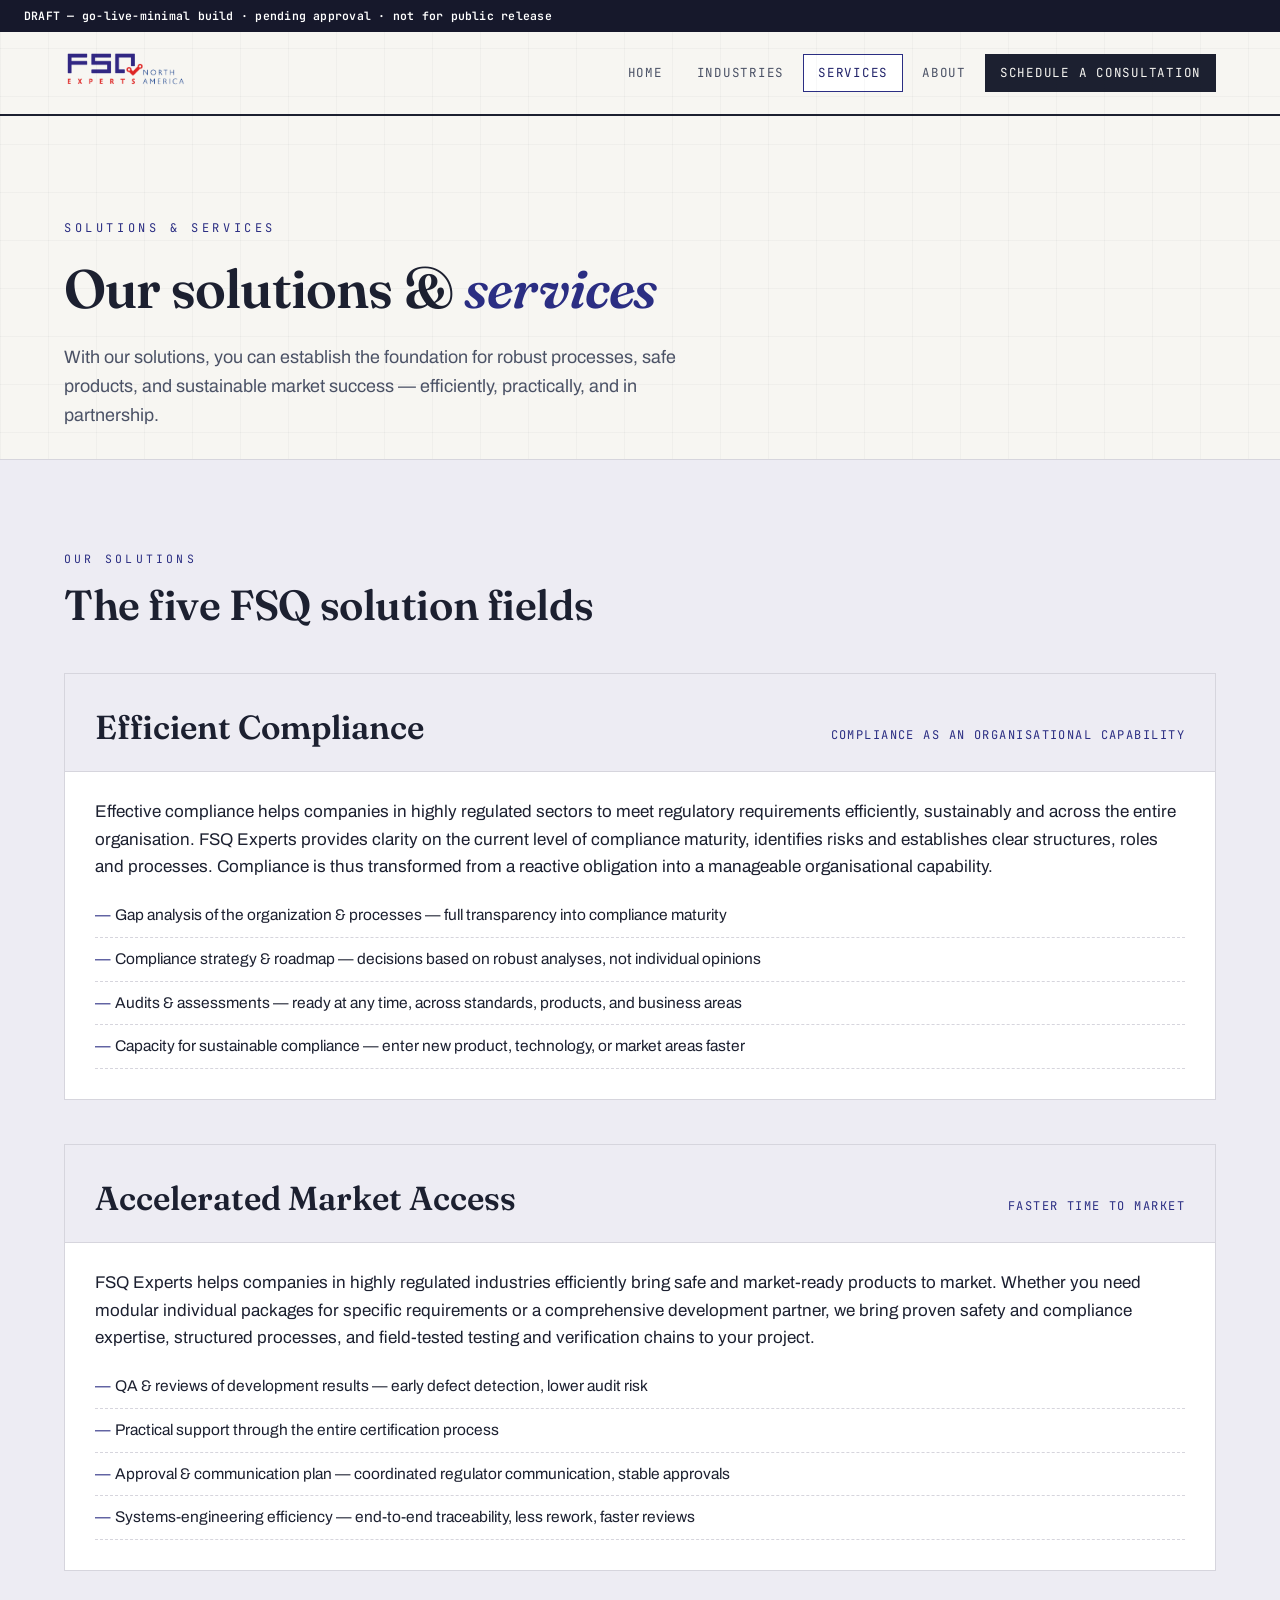
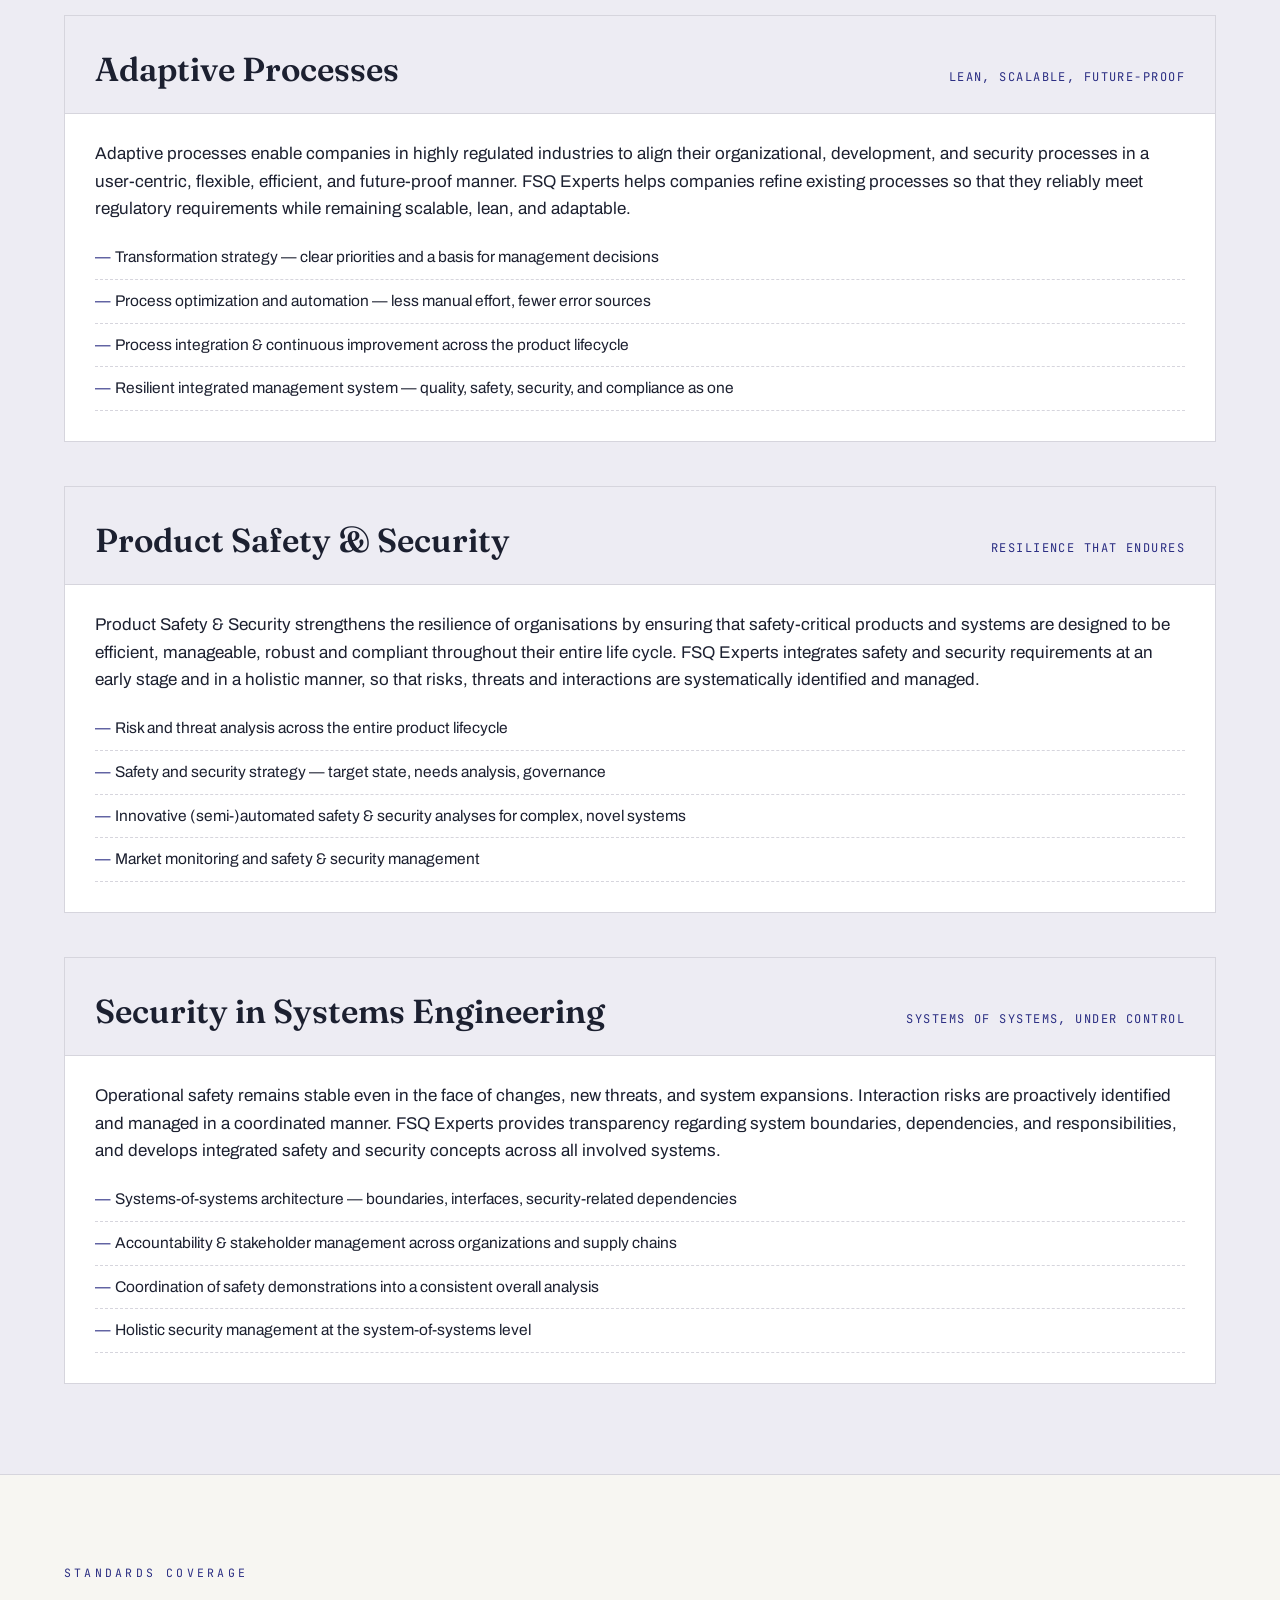
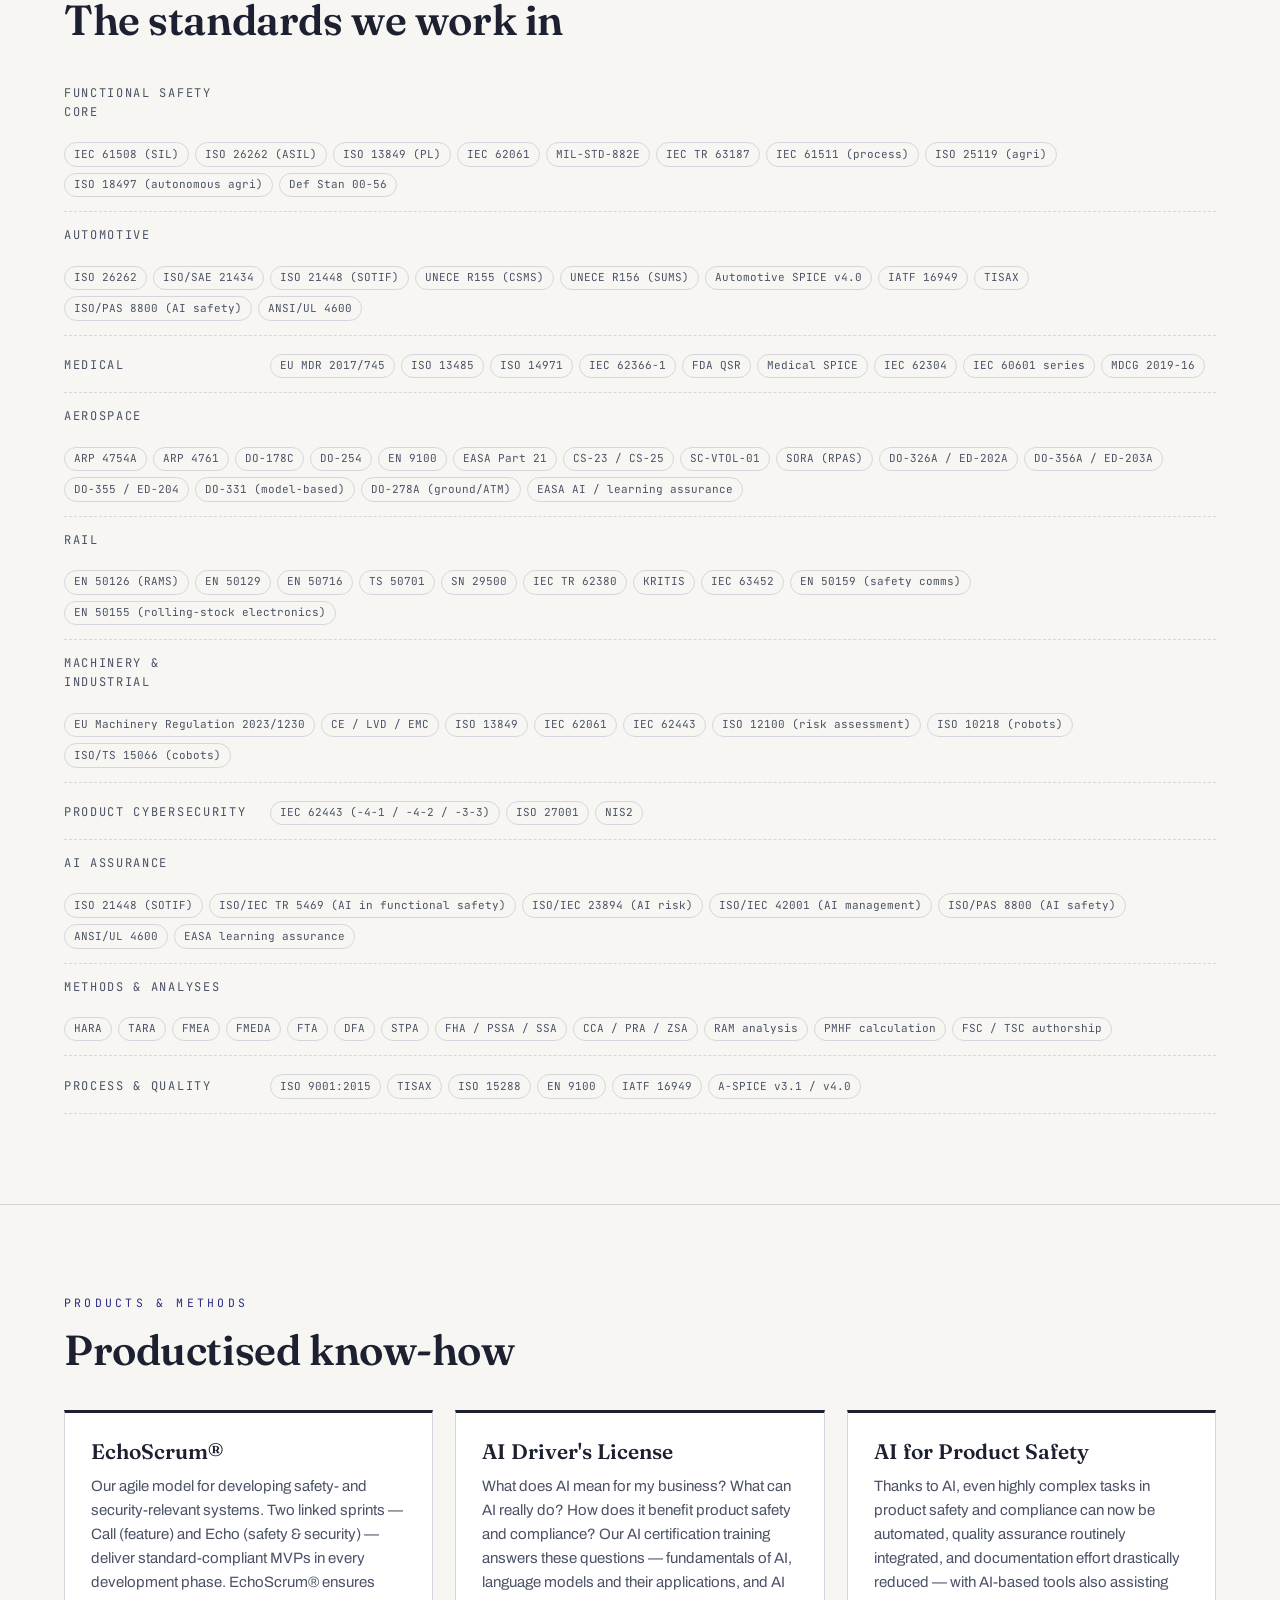
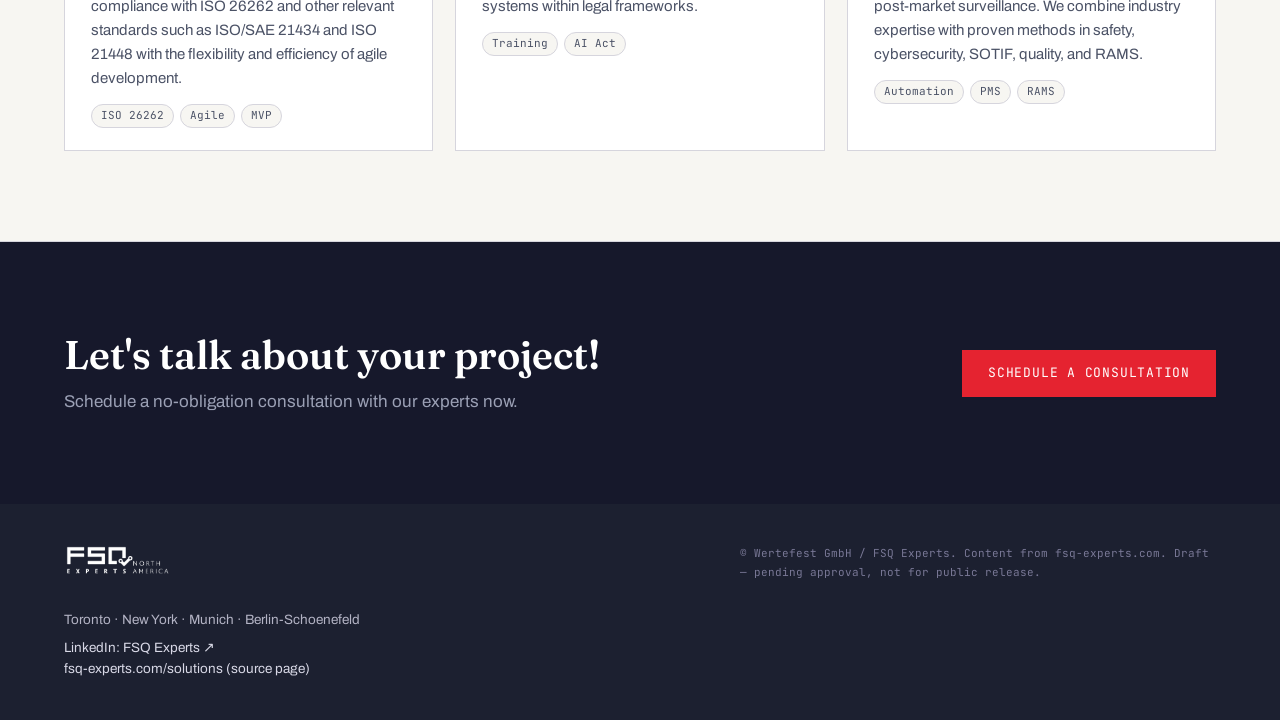
<file: services.html>
<!DOCTYPE html>
<html lang="en">
<head>
<meta charset="utf-8">
<meta name="robots" content="noindex, nofollow">
<meta name="viewport" content="width=device-width, initial-scale=1">
<title>Services — FSQ Experts North America</title>
<link rel="preconnect" href="https://fonts.googleapis.com">
<link href="https://fonts.googleapis.com/css2?family=Fraunces:ital,wght@0,400;0,600;0,700;1,600&family=Archivo:wght@400;500;600&family=JetBrains+Mono:wght@400;500;700&display=swap" rel="stylesheet">
<link rel="stylesheet" href="assets/style.css">
</head>
<body>

<div class="legend">
  <strong>DRAFT — go-live-minimal build · pending approval · not for public release</strong>
</div>

<header class="site">
  <div class="nav-row">
    <a class="brand" href="index.html"><img src="assets/logo-wide.png" alt="FSQ Experts North America"></a>
    <nav class="main">
      <a href="index.html">Home</a>
      <a href="industries.html">Industries</a>
      <a href="services.html" class="active">Services</a>
      <a href="about.html">About</a>
      <a href="about.html#contact" class="cta">Schedule a consultation</a>
    </nav>
  </div>
</header>

<main>

<section class="hero" style="padding-bottom:30px;">
  <div class="hero-inner">
    <div class="kicker">Solutions &amp; services</div>
    <h1 style="font-size:clamp(30px,4.4vw,54px);">Our solutions &amp; <em>services</em></h1>
    <p class="lede orig">
      With our solutions, you can establish the foundation for robust processes, safe products, and sustainable
      market success — efficiently, practically, and in partnership.
    </p>
  </div>
</section>

<!-- ================= ORIGINAL SOLUTIONS ================= -->
<section class="band deep">
  <div class="band-inner">
    <div class="sec-kicker">Our solutions</div>
    <h2 class="sec-title orig">The five FSQ solution fields</h2>

    <article class="industry" id="efficient-compliance">
      <div class="ind-head"><h3>Efficient Compliance</h3><span class="strap">Compliance as an organisational capability</span></div>
      <div class="ind-body">
        <div class="orig">
          <p>Effective compliance helps companies in highly regulated sectors to meet regulatory requirements
          efficiently, sustainably and across the entire organisation. FSQ Experts provides clarity on the current
          level of compliance maturity, identifies risks and establishes clear structures, roles and processes.
          Compliance is thus transformed from a reactive obligation into a manageable organisational capability.</p>
          <ul class="fact-list" style="margin-top:14px;">
            <li>Gap analysis of the organization &amp; processes — full transparency into compliance maturity</li>
            <li>Compliance strategy &amp; roadmap — decisions based on robust analyses, not individual opinions</li>
            <li>Audits &amp; assessments — ready at any time, across standards, products, and business areas</li>
            <li>Capacity for sustainable compliance — enter new product, technology, or market areas faster</li>
          </ul>
        </div>
      </div>
    </article>

    <article class="industry" id="market-access">
      <div class="ind-head"><h3>Accelerated Market Access</h3><span class="strap">Faster time to market</span></div>
      <div class="ind-body">
        <div class="orig">
          <p>FSQ Experts helps companies in highly regulated industries efficiently bring safe and market-ready
          products to market. Whether you need modular individual packages for specific requirements or a
          comprehensive development partner, we bring proven safety and compliance expertise, structured processes,
          and field-tested testing and verification chains to your project.</p>
          <ul class="fact-list" style="margin-top:14px;">
            <li>QA &amp; reviews of development results — early defect detection, lower audit risk</li>
            <li>Practical support through the entire certification process</li>
            <li>Approval &amp; communication plan — coordinated regulator communication, stable approvals</li>
            <li>Systems-engineering efficiency — end-to-end traceability, less rework, faster reviews</li>
          </ul>
        </div>
      </div>
    </article>

    <article class="industry" id="adaptive-processes">
      <div class="ind-head"><h3>Adaptive Processes</h3><span class="strap">Lean, scalable, future-proof</span></div>
      <div class="ind-body">
        <div class="orig">
          <p>Adaptive processes enable companies in highly regulated industries to align their organizational,
          development, and security processes in a user-centric, flexible, efficient, and future-proof manner.
          FSQ Experts helps companies refine existing processes so that they reliably meet regulatory requirements
          while remaining scalable, lean, and adaptable.</p>
          <ul class="fact-list" style="margin-top:14px;">
            <li>Transformation strategy — clear priorities and a basis for management decisions</li>
            <li>Process optimization and automation — less manual effort, fewer error sources</li>
            <li>Process integration &amp; continuous improvement across the product lifecycle</li>
            <li>Resilient integrated management system — quality, safety, security, and compliance as one</li>
          </ul>
        </div>
      </div>
    </article>

    <article class="industry" id="product-safety">
      <div class="ind-head"><h3>Product Safety &amp; Security</h3><span class="strap">Resilience that endures</span></div>
      <div class="ind-body">
        <div class="orig">
          <p>Product Safety &amp; Security strengthens the resilience of organisations by ensuring that
          safety-critical products and systems are designed to be efficient, manageable, robust and compliant
          throughout their entire life cycle. FSQ Experts integrates safety and security requirements at an early
          stage and in a holistic manner, so that risks, threats and interactions are systematically identified
          and managed.</p>
          <ul class="fact-list" style="margin-top:14px;">
            <li>Risk and threat analysis across the entire product lifecycle</li>
            <li>Safety and security strategy — target state, needs analysis, governance</li>
            <li>Innovative (semi-)automated safety &amp; security analyses for complex, novel systems</li>
            <li>Market monitoring and safety &amp; security management</li>
          </ul>
        </div>
      </div>
    </article>

    <article class="industry" id="systems-engineering">
      <div class="ind-head"><h3>Security in Systems Engineering</h3><span class="strap">Systems of systems, under control</span></div>
      <div class="ind-body">
        <div class="orig">
          <p>Operational safety remains stable even in the face of changes, new threats, and system expansions.
          Interaction risks are proactively identified and managed in a coordinated manner. FSQ Experts provides
          transparency regarding system boundaries, dependencies, and responsibilities, and develops integrated
          safety and security concepts across all involved systems.</p>
          <ul class="fact-list" style="margin-top:14px;">
            <li>Systems-of-systems architecture — boundaries, interfaces, security-related dependencies</li>
            <li>Accountability &amp; stakeholder management across organizations and supply chains</li>
            <li>Coordination of safety demonstrations into a consistent overall analysis</li>
            <li>Holistic security management at the system-of-systems level</li>
          </ul>
        </div>
      </div>
    </article>

  </div>
</section>

<!-- ================= STANDARDS WALL ================= -->
<section class="band" id="standards">
  <div class="band-inner">
    <div class="sec-kicker">Standards coverage</div>
    <h2 class="sec-title">The standards we work in</h2>
    <div class="std-wall" style="margin-top:26px;">
      <div class="row"><span class="dom">Functional safety core</span><div class="chips">
        <span class="chip">IEC 61508 (SIL)</span><span class="chip">ISO 26262 (ASIL)</span><span class="chip">ISO 13849 (PL)</span>
        <span class="chip">IEC 62061</span><span class="chip">MIL-STD-882E</span><span class="chip">IEC TR 63187</span>
        <span class="chip">IEC 61511 (process)</span><span class="chip">ISO 25119 (agri)</span><span class="chip">ISO 18497 (autonomous agri)</span><span class="chip">Def Stan 00-56</span>
      </div></div>
      <div class="row"><span class="dom">Automotive</span><div class="chips">
        <span class="chip">ISO 26262</span><span class="chip">ISO/SAE 21434</span><span class="chip">ISO 21448 (SOTIF)</span>
        <span class="chip">UNECE R155 (CSMS)</span><span class="chip">UNECE R156 (SUMS)</span>
        <span class="chip">Automotive SPICE v4.0</span><span class="chip">IATF 16949</span><span class="chip">TISAX</span>
        <span class="chip">ISO/PAS 8800 (AI safety)</span><span class="chip">ANSI/UL 4600</span>
      </div></div>
      <div class="row"><span class="dom">Medical</span><div class="chips">
        <span class="chip">EU MDR 2017/745</span><span class="chip">ISO 13485</span><span class="chip">ISO 14971</span>
        <span class="chip">IEC 62366-1</span><span class="chip">FDA QSR</span><span class="chip">Medical SPICE</span>
        <span class="chip">IEC 62304</span><span class="chip">IEC 60601 series</span><span class="chip">MDCG 2019-16</span>
      </div></div>
      <div class="row"><span class="dom">Aerospace</span><div class="chips">
        <span class="chip">ARP 4754A</span><span class="chip">ARP 4761</span><span class="chip">DO-178C</span>
        <span class="chip">DO-254</span><span class="chip">EN 9100</span><span class="chip">EASA Part 21</span>
        <span class="chip">CS-23 / CS-25</span><span class="chip">SC-VTOL-01</span><span class="chip">SORA (RPAS)</span>
        <span class="chip">DO-326A / ED-202A</span><span class="chip">DO-356A / ED-203A</span><span class="chip">DO-355 / ED-204</span><span class="chip">DO-331 (model-based)</span><span class="chip">DO-278A (ground/ATM)</span><span class="chip">EASA AI / learning assurance</span>
      </div></div>
      <div class="row"><span class="dom">Rail</span><div class="chips">
        <span class="chip">EN 50126 (RAMS)</span><span class="chip">EN 50129</span><span class="chip">EN 50716</span>
        <span class="chip">TS 50701</span><span class="chip">SN 29500</span><span class="chip">IEC TR 62380</span>
        <span class="chip">KRITIS</span>
        <span class="chip">IEC 63452</span><span class="chip">EN 50159 (safety comms)</span><span class="chip">EN 50155 (rolling-stock electronics)</span>
      </div></div>
      <div class="row"><span class="dom">Machinery &amp; industrial</span><div class="chips">
        <span class="chip">EU Machinery Regulation 2023/1230</span><span class="chip">CE / LVD / EMC</span>
        <span class="chip">ISO 13849</span><span class="chip">IEC 62061</span><span class="chip">IEC 62443</span>
        <span class="chip">ISO 12100 (risk assessment)</span><span class="chip">ISO 10218 (robots)</span><span class="chip">ISO/TS 15066 (cobots)</span>
      </div></div>
      <div class="row"><span class="dom">Product cybersecurity</span><div class="chips">
        <span class="chip">IEC 62443 (-4-1 / -4-2 / -3-3)</span><span class="chip">ISO 27001</span><span class="chip">NIS2</span>
        
        
        
        
        
      </div></div>
      <div class="row"><span class="dom">AI assurance</span><div class="chips">
        <span class="chip">ISO 21448 (SOTIF)</span>
        <span class="chip">ISO/IEC TR 5469 (AI in functional safety)</span><span class="chip">ISO/IEC 23894 (AI risk)</span><span class="chip">ISO/IEC 42001 (AI management)</span><span class="chip">ISO/PAS 8800 (AI safety)</span><span class="chip">ANSI/UL 4600</span><span class="chip">EASA learning assurance</span>
      </div></div>
      <div class="row"><span class="dom">Methods &amp; analyses</span><div class="chips">
        <span class="chip">HARA</span><span class="chip">TARA</span><span class="chip">FMEA</span><span class="chip">FMEDA</span>
        <span class="chip">FTA</span><span class="chip">DFA</span><span class="chip">STPA</span><span class="chip">FHA / PSSA / SSA</span>
        <span class="chip">CCA / PRA / ZSA</span><span class="chip">RAM analysis</span><span class="chip">PMHF calculation</span>
        <span class="chip">FSC / TSC authorship</span>
      </div></div>
      <div class="row"><span class="dom">Process &amp; quality</span><div class="chips">
        <span class="chip">ISO 9001:2015</span><span class="chip">TISAX</span><span class="chip">ISO 15288</span>
        <span class="chip">EN 9100</span><span class="chip">IATF 16949</span>
        <span class="chip">A-SPICE v3.1 / v4.0</span>
      </div></div>
    </div>
  </div>
</section>

<!-- ================= PRODUCTS ================= -->
<section class="band">
  <div class="band-inner">
    <div class="sec-kicker">Products &amp; methods</div>
    <h2 class="sec-title orig">Productised know-how</h2>
    <div class="grid cols-3">
      <div class="card orig">
        <h3>EchoScrum®</h3>
        <p>Our agile model for developing safety- and security-relevant systems. Two linked sprints — Call
        (feature) and Echo (safety &amp; security) — deliver standard-compliant MVPs in every development phase.
        EchoScrum® ensures compliance with ISO 26262 and other relevant standards such as ISO/SAE 21434 and
        ISO 21448 with the flexibility and efficiency of agile development.</p>
        <div class="chips"><span class="chip">ISO 26262</span><span class="chip">Agile</span><span class="chip">MVP</span></div>
      </div>
      <div class="card orig">
        <h3>AI Driver's License</h3>
        <p>What does AI mean for my business? What can AI really do? How does it benefit product safety and
        compliance? Our AI certification training answers these questions — fundamentals of AI, language models
        and their applications, and AI systems within legal frameworks.</p>
        <div class="chips"><span class="chip">Training</span><span class="chip">AI Act</span></div>
      </div>
      <div class="card orig">
        <h3>AI for Product Safety</h3>
        <p>Thanks to AI, even highly complex tasks in product safety and compliance can now be automated, quality
        assurance routinely integrated, and documentation effort drastically reduced — with AI-based tools also
        assisting post-market surveillance. We combine industry expertise with proven methods in safety,
        cybersecurity, SOTIF, quality, and RAMS.</p>
        <div class="chips"><span class="chip">Automation</span><span class="chip">PMS</span><span class="chip">RAMS</span></div>
      </div>
    </div>
  </div>
</section>

<section class="cta-band">
  <div class="band-inner">
    <div>
      <h2 class="orig">Let's talk about your project!</h2>
      <p class="orig">Schedule a no-obligation consultation with our experts now.</p>
    </div>
    <a class="btn primary" href="about.html#contact">Schedule a consultation</a>
  </div>
</section>

</main>

<footer class="site">
  <div class="band-inner">
    <div>
      <img class="foot-logo" src="assets/logo-wide-white.png" alt="FSQ Experts North America">
      <p style="margin-top:8px;">Toronto · New York · Munich · Berlin-Schoenefeld</p>
      <p class="foot-social"><a href="https://www.linkedin.com/company/fsq-functional-safety-quality-experts-gmbh/" target="_blank" rel="noopener">LinkedIn: FSQ Experts ↗</a></p>
      <p><a href="https://www.fsq-experts.com/en/solutions-en/">fsq-experts.com/solutions (source page)</a></p>
    </div>
    <div class="foot-note">
      © Wertefest GmbH / FSQ Experts. Content from fsq-experts.com. Draft — pending approval, not for public release.
    </div>
  </div>
</footer>

</body>
</html>
</file>
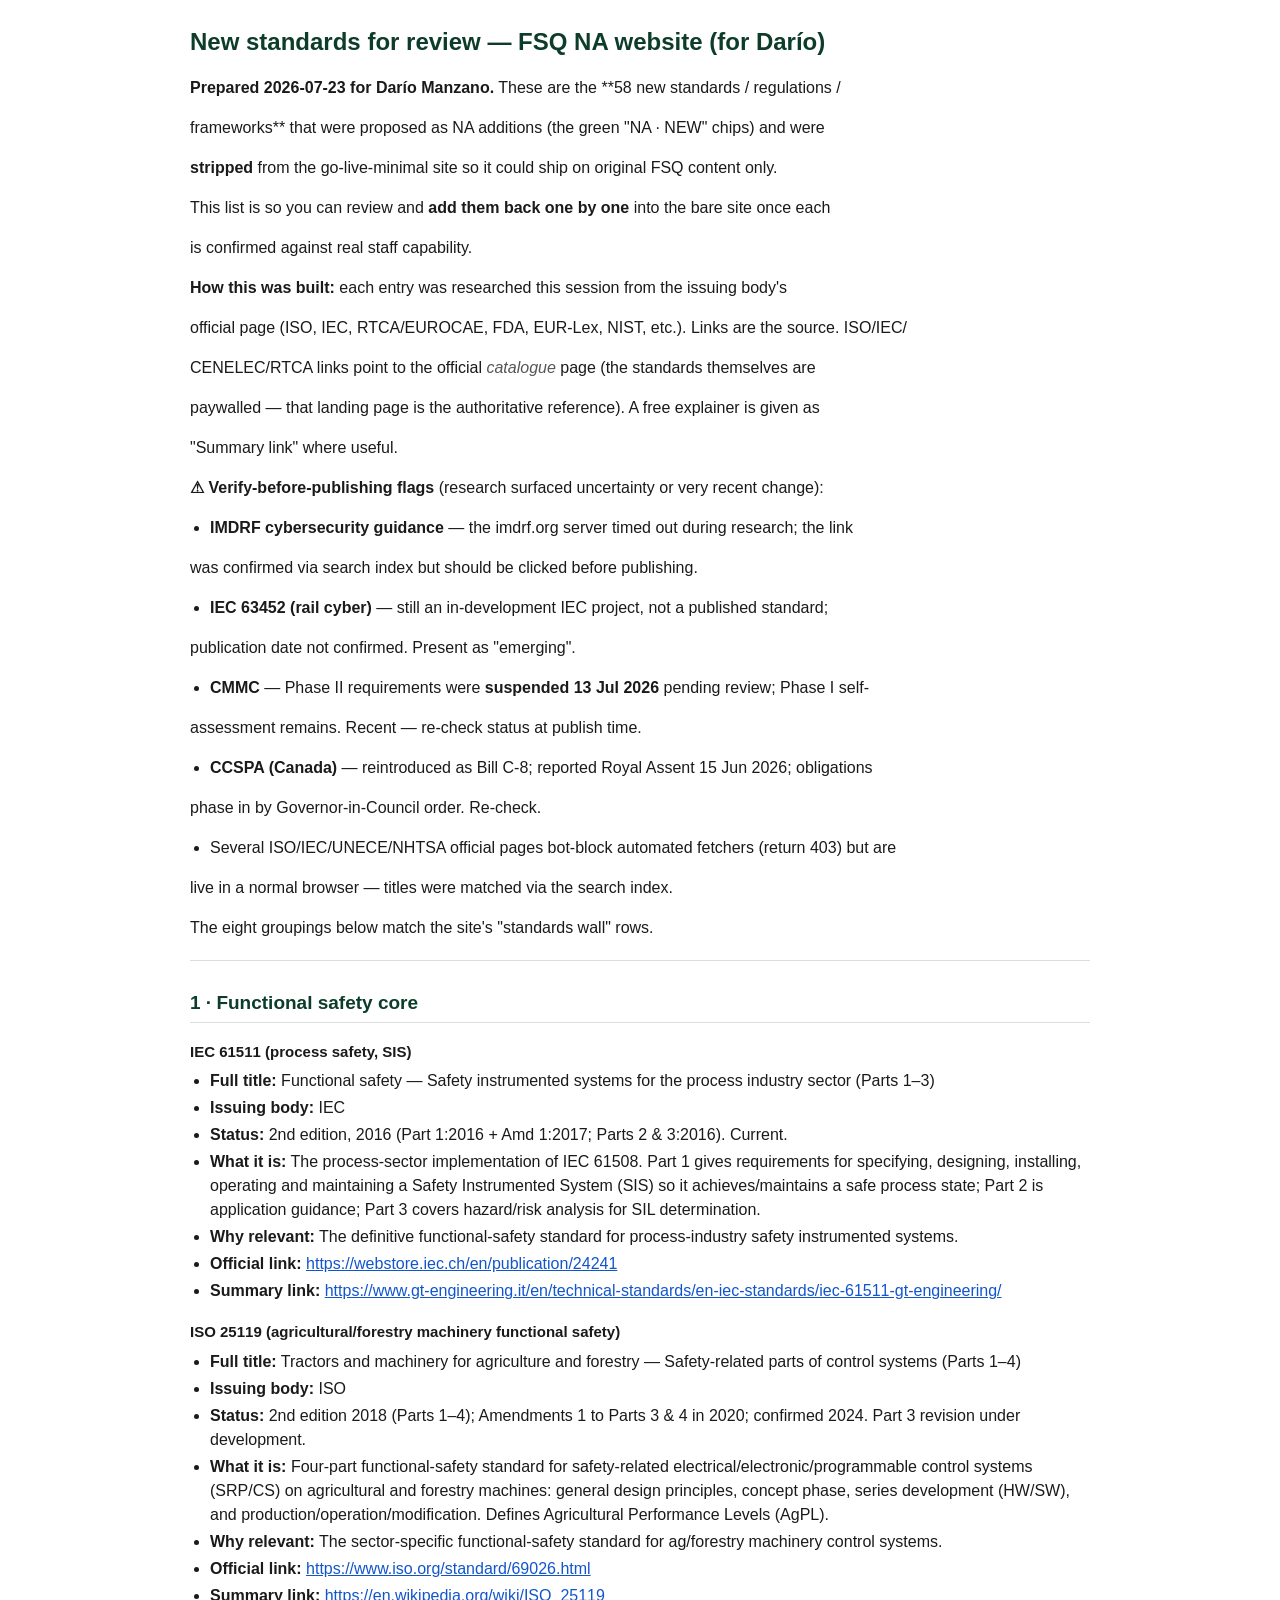
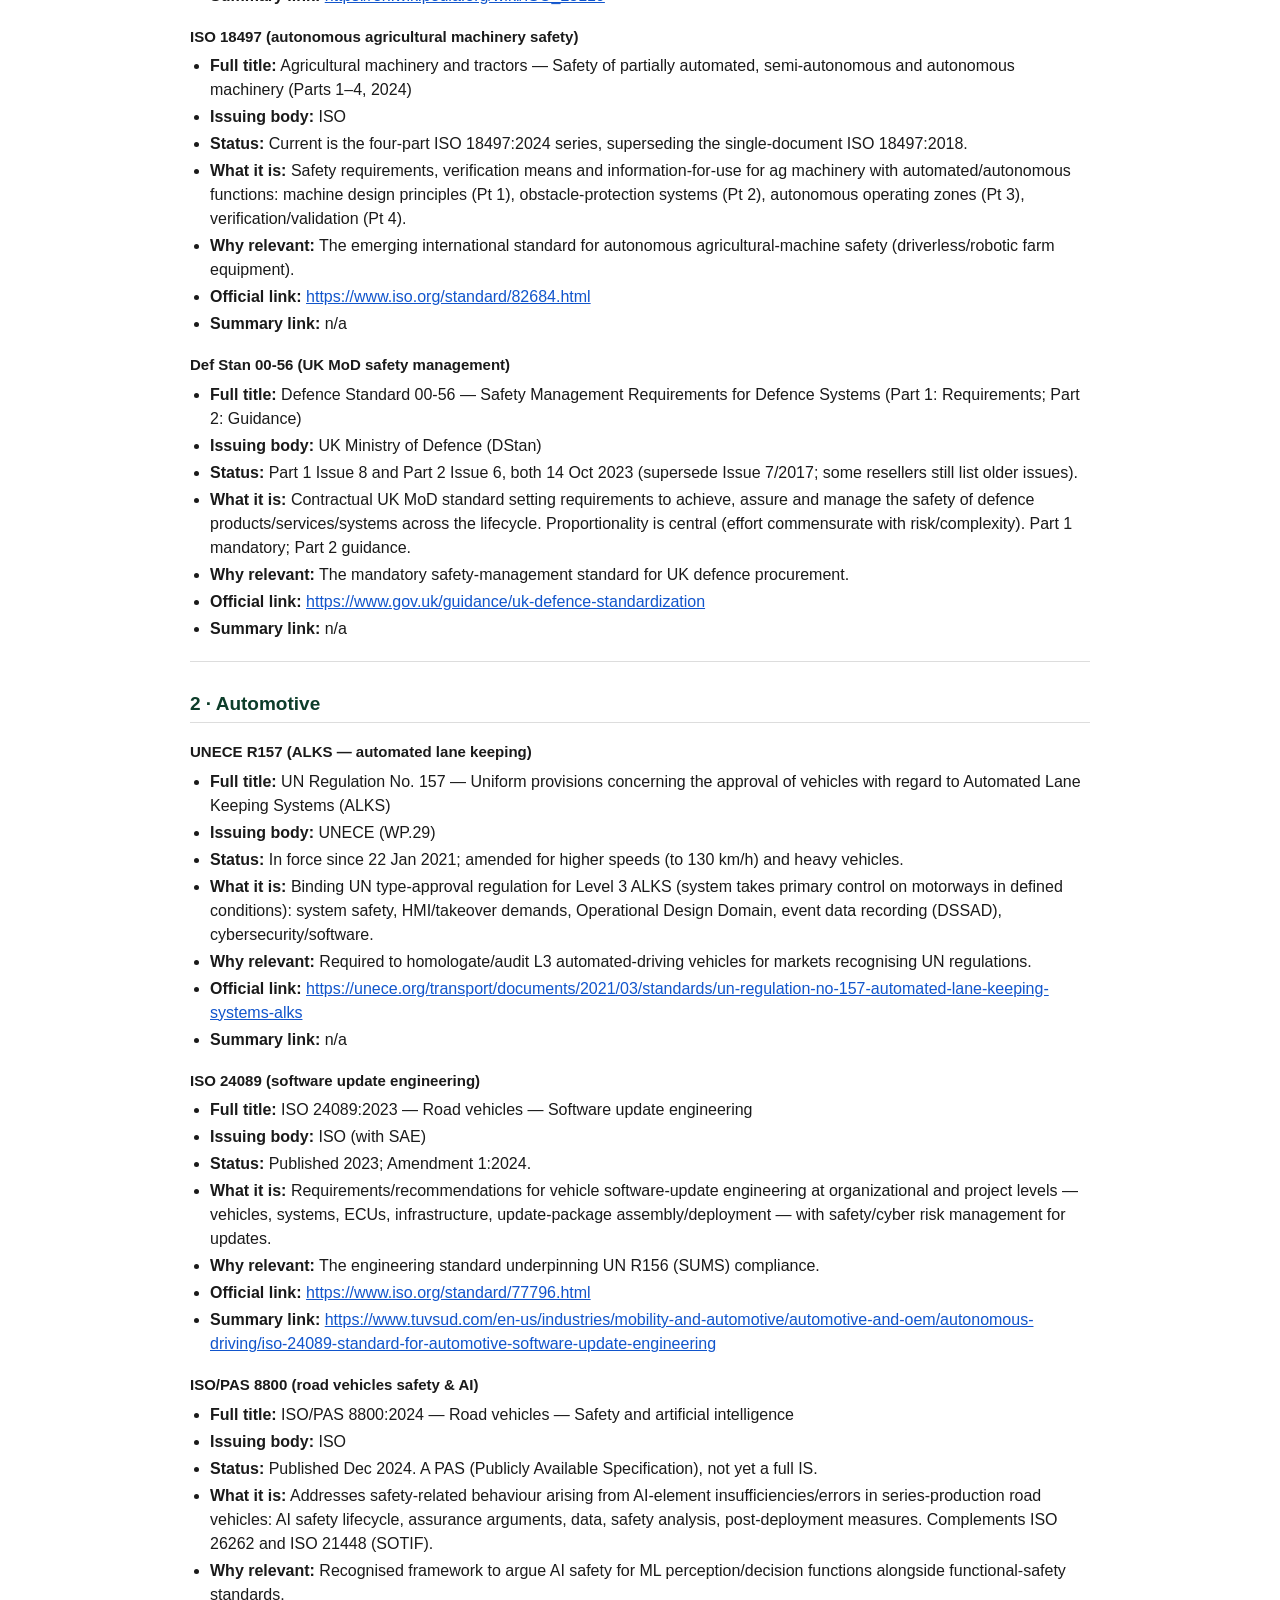
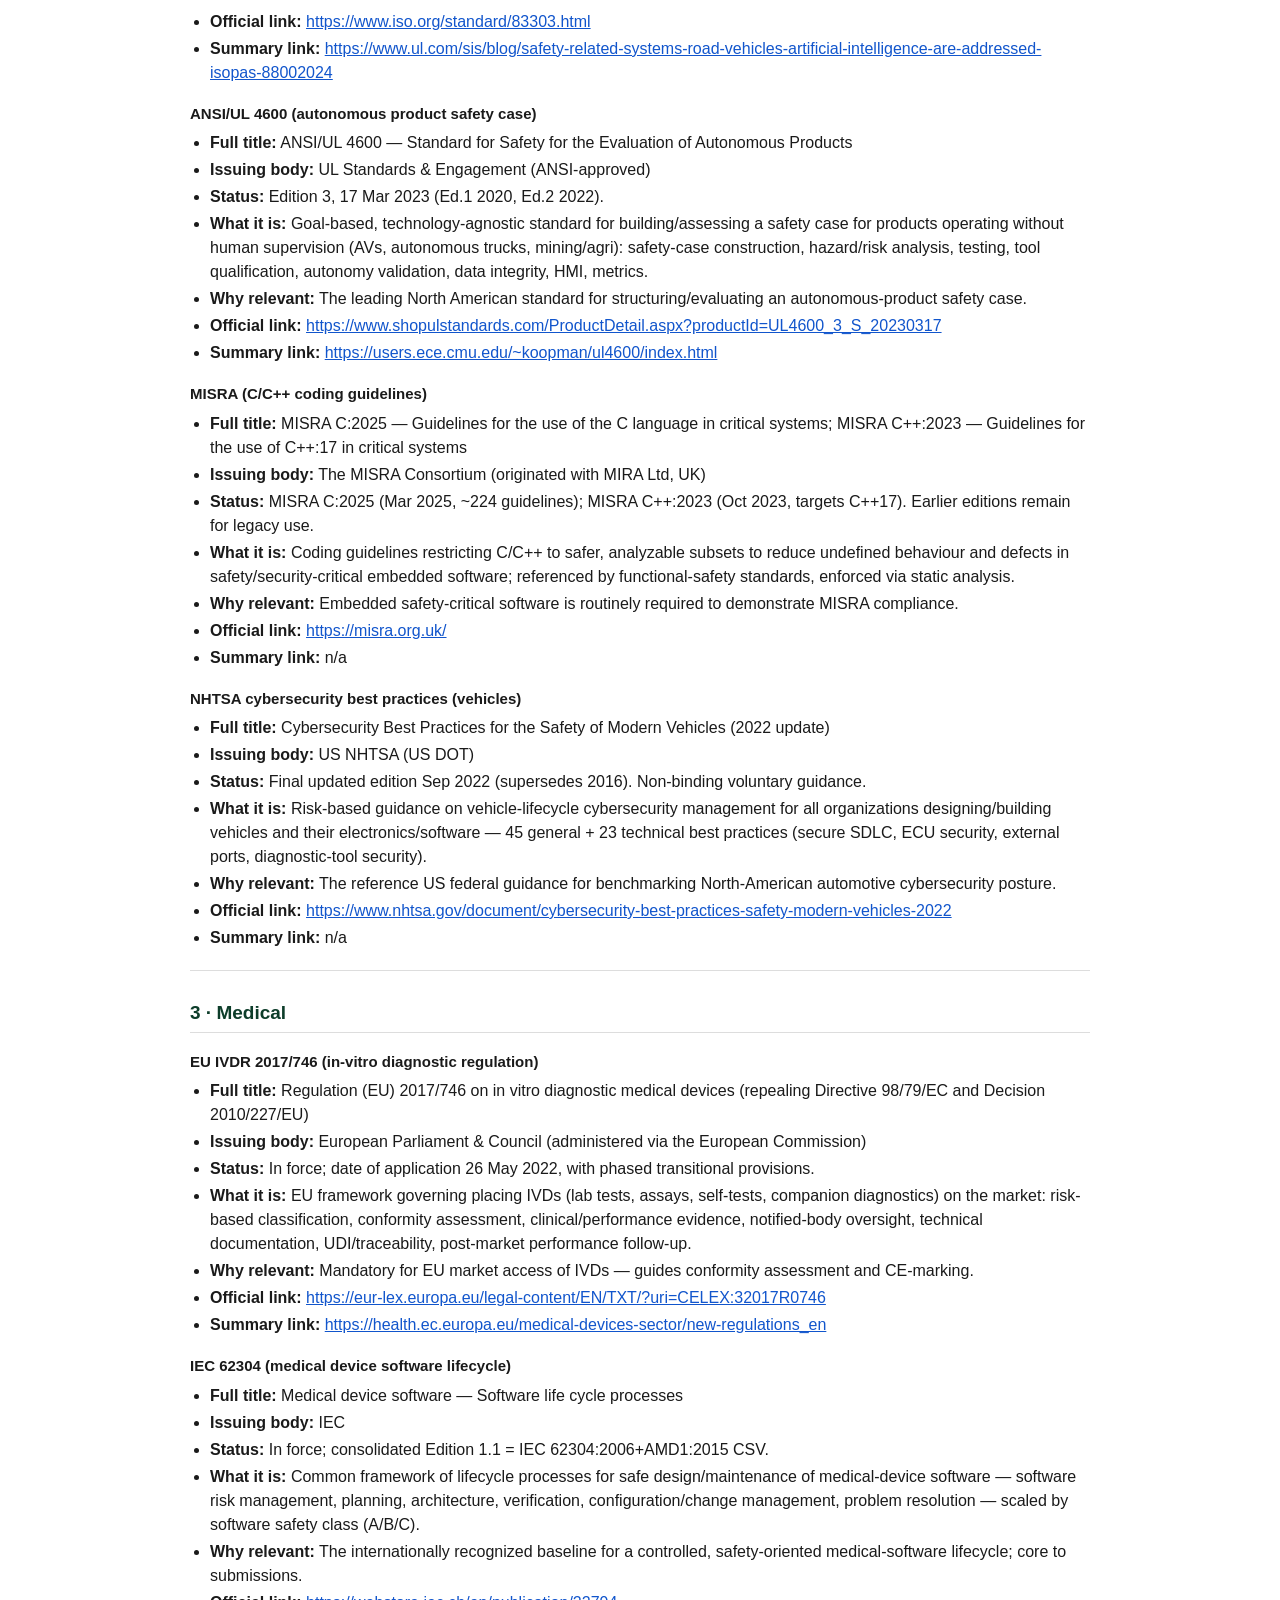
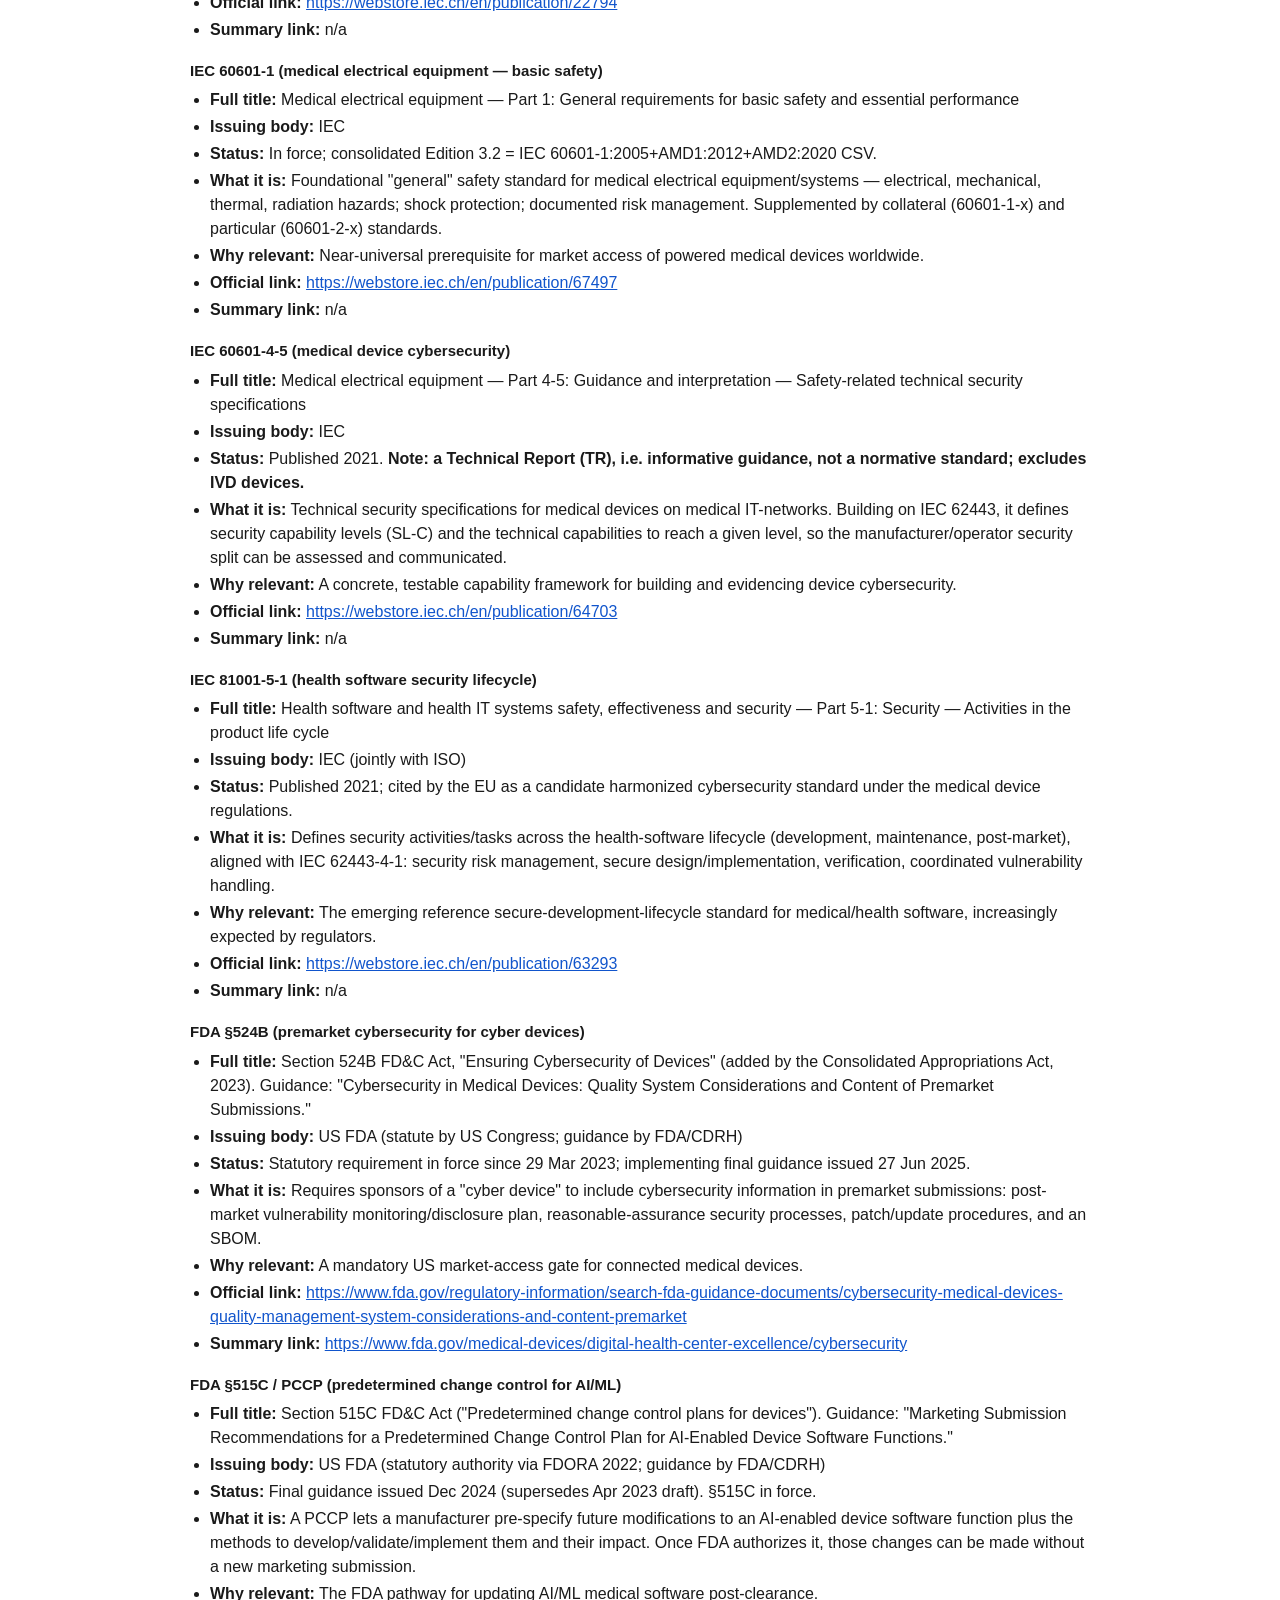
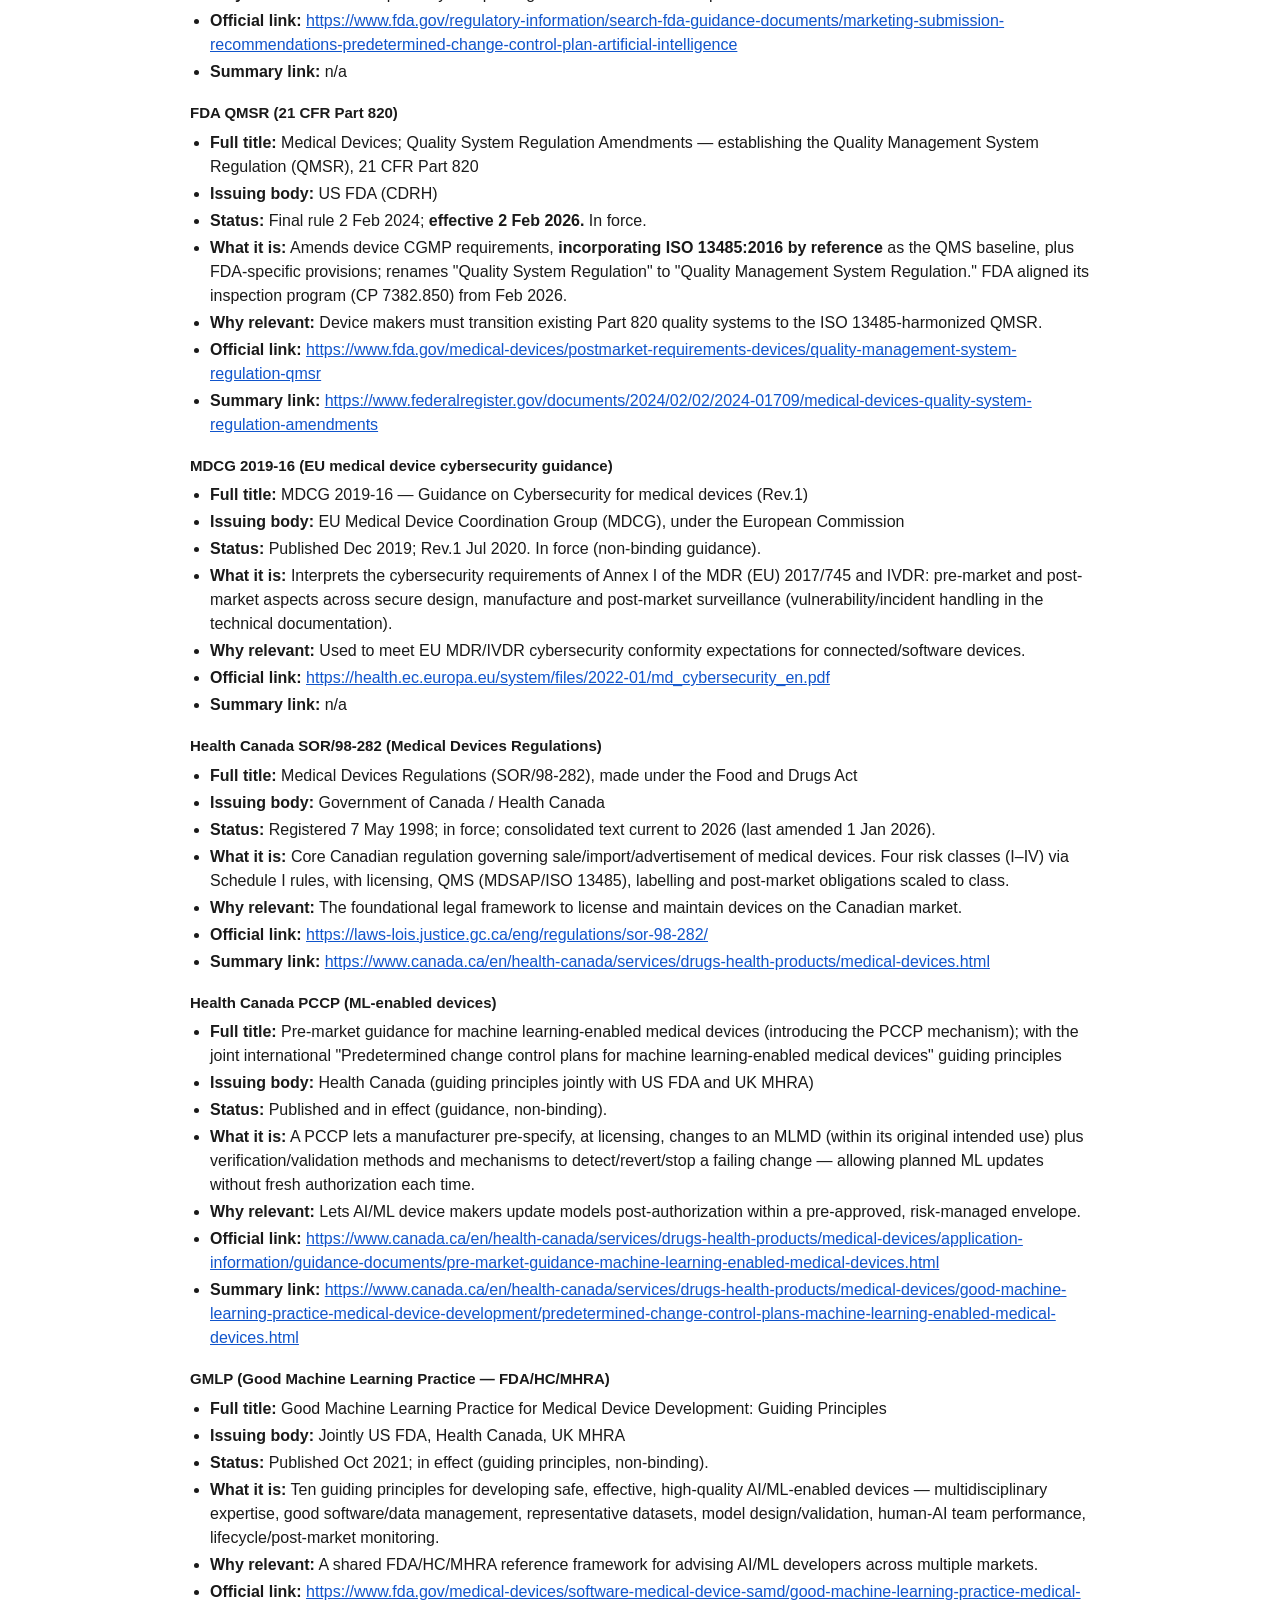
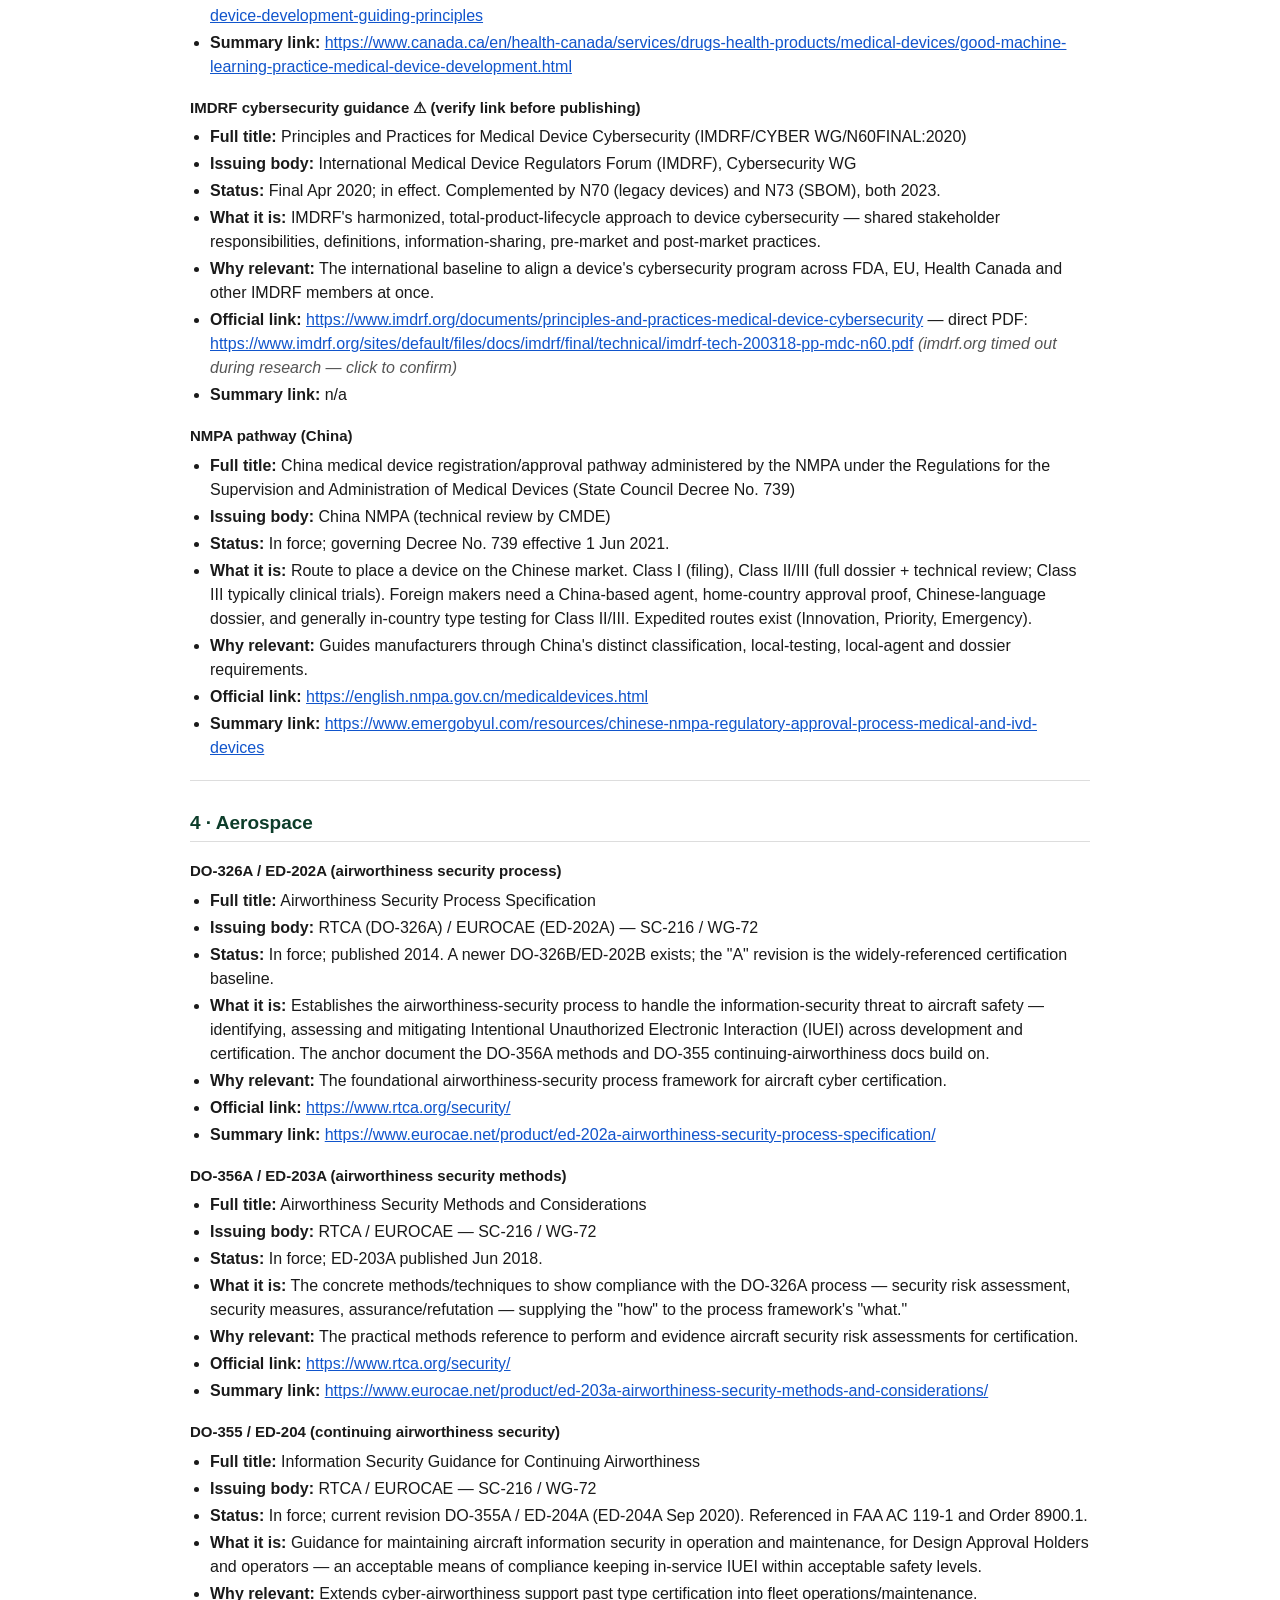
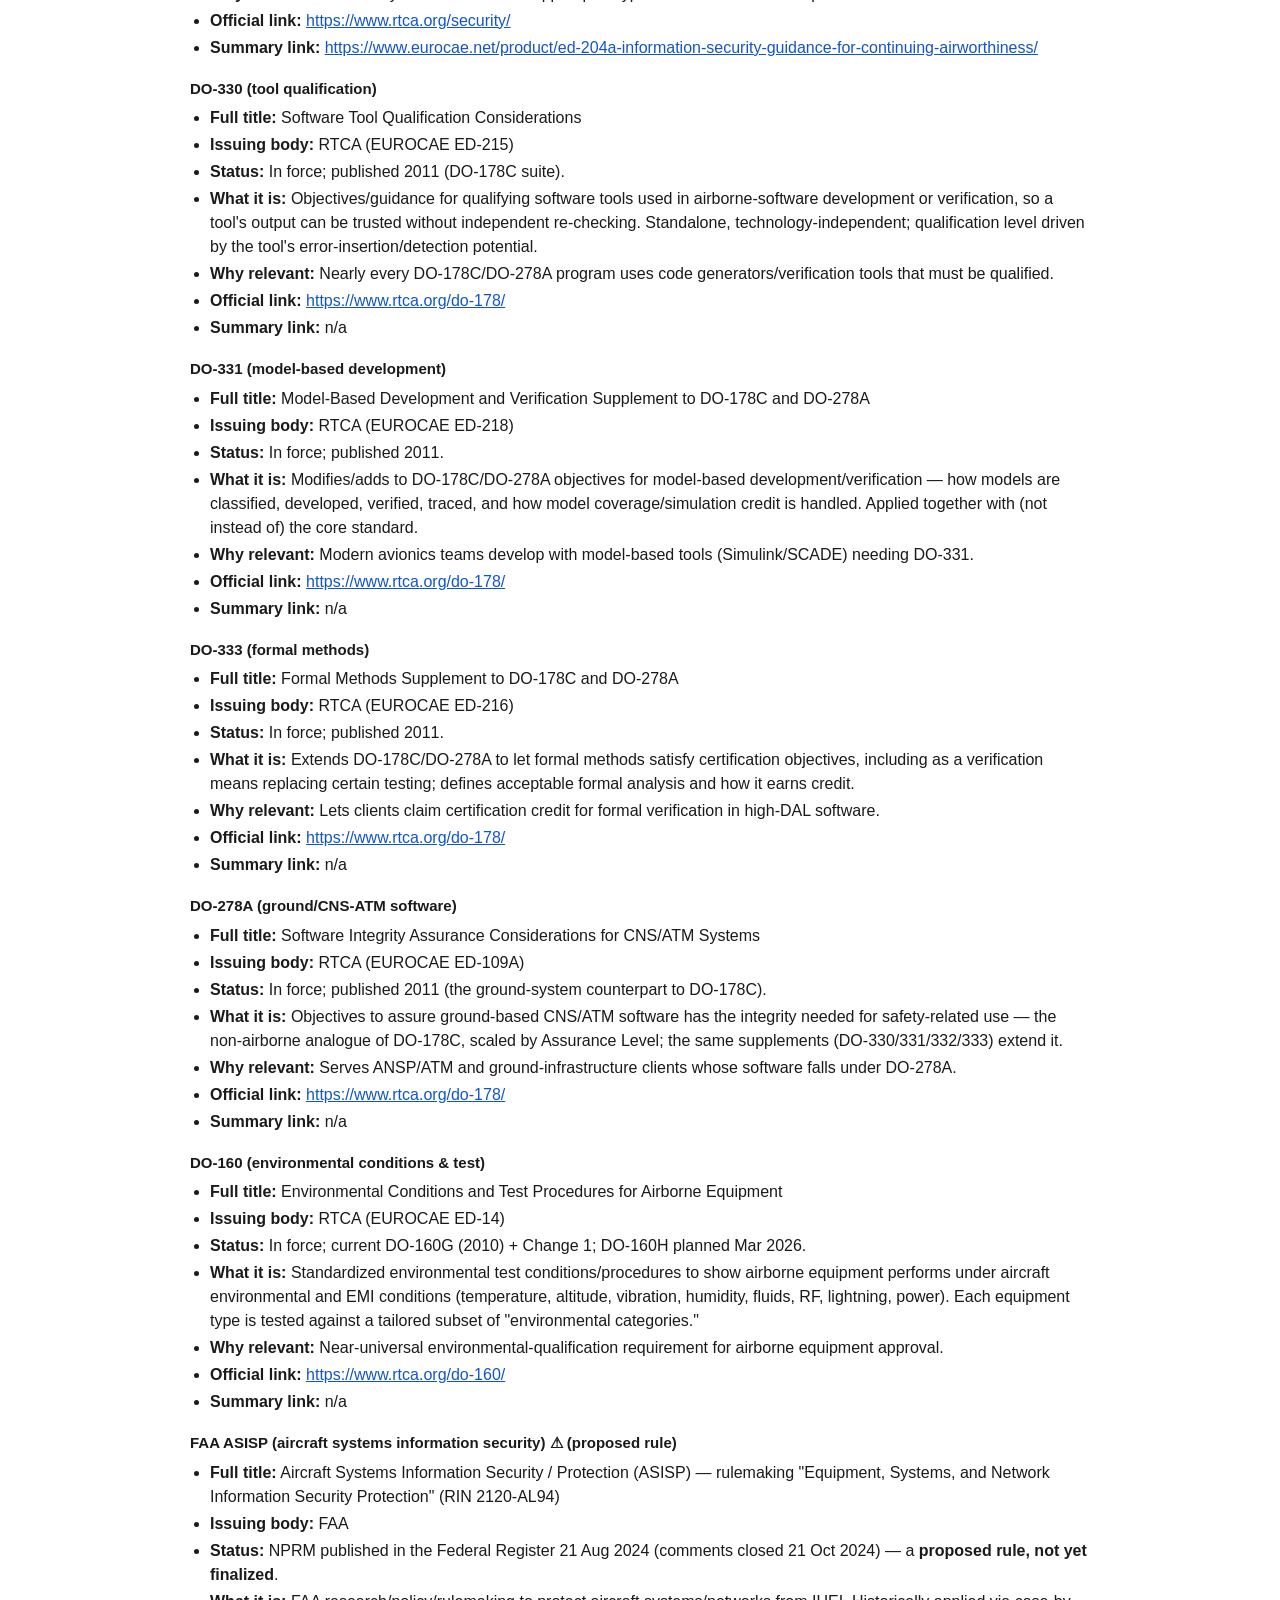
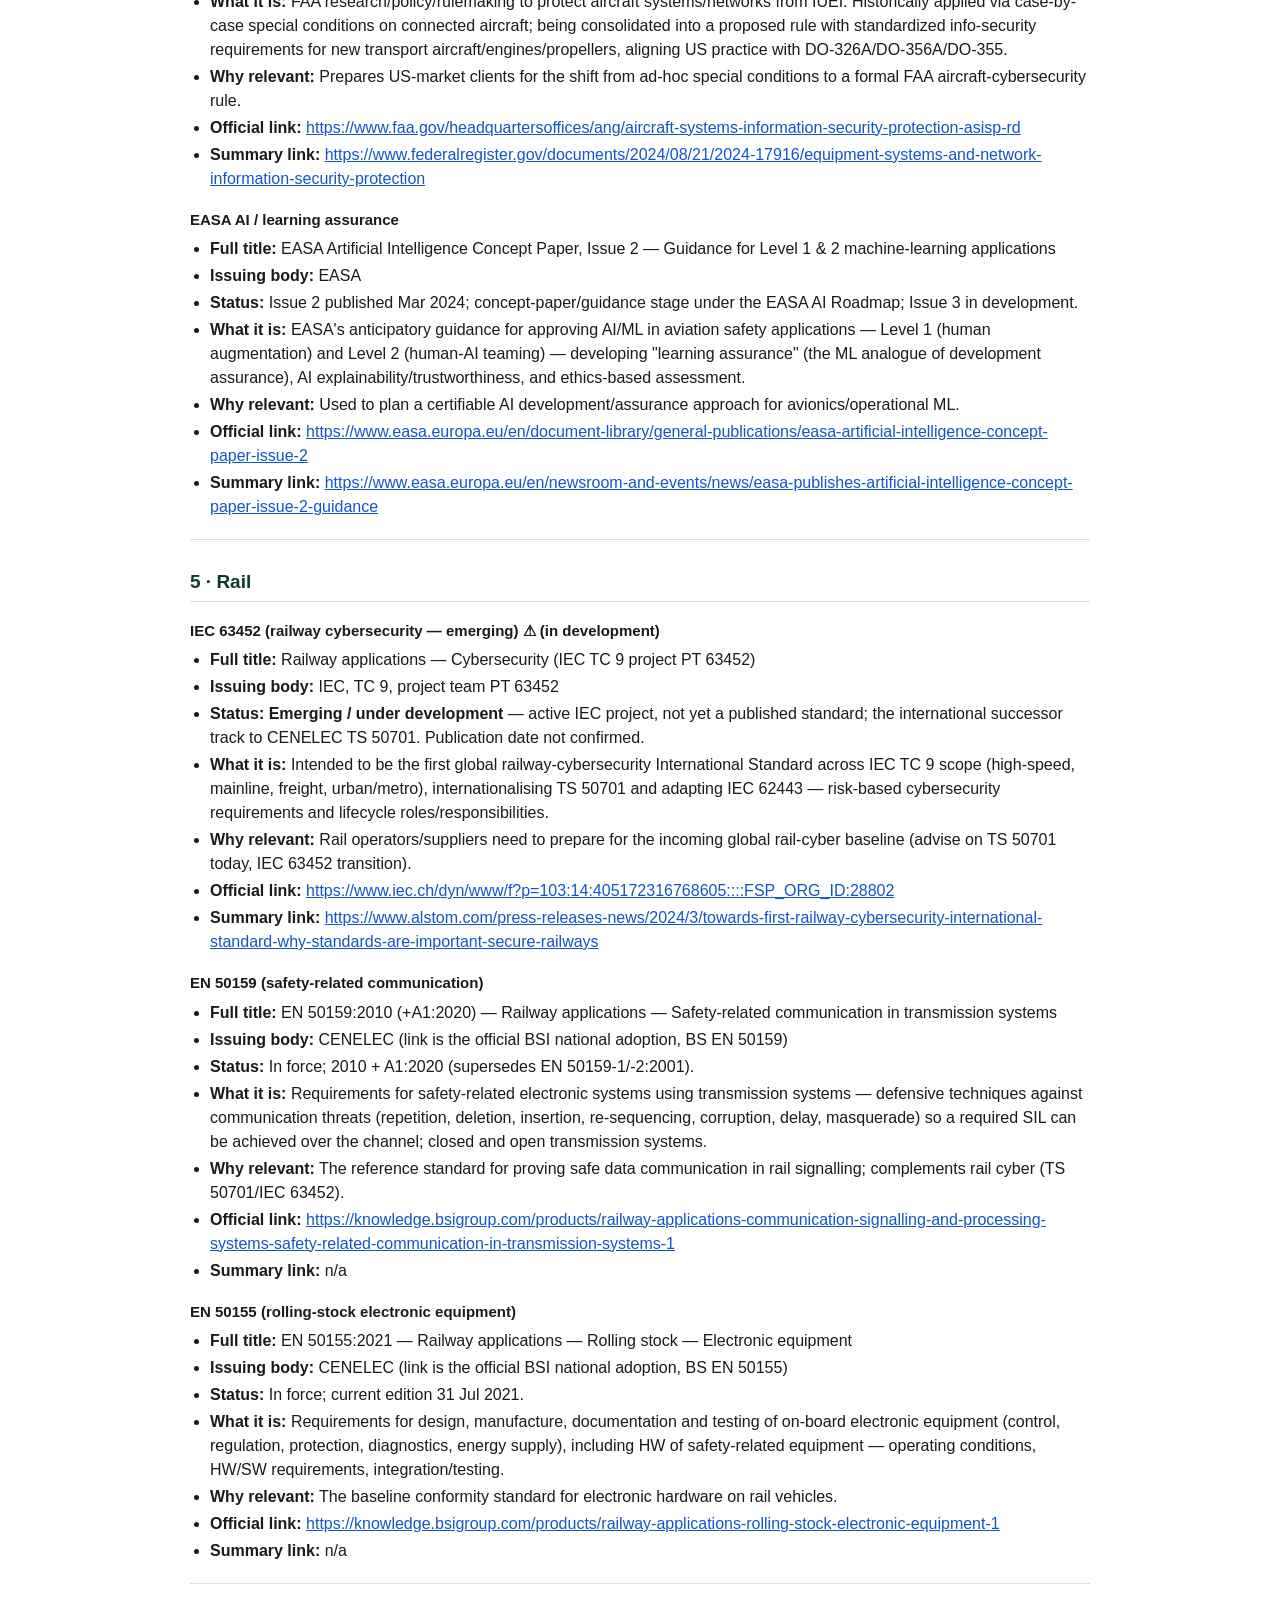
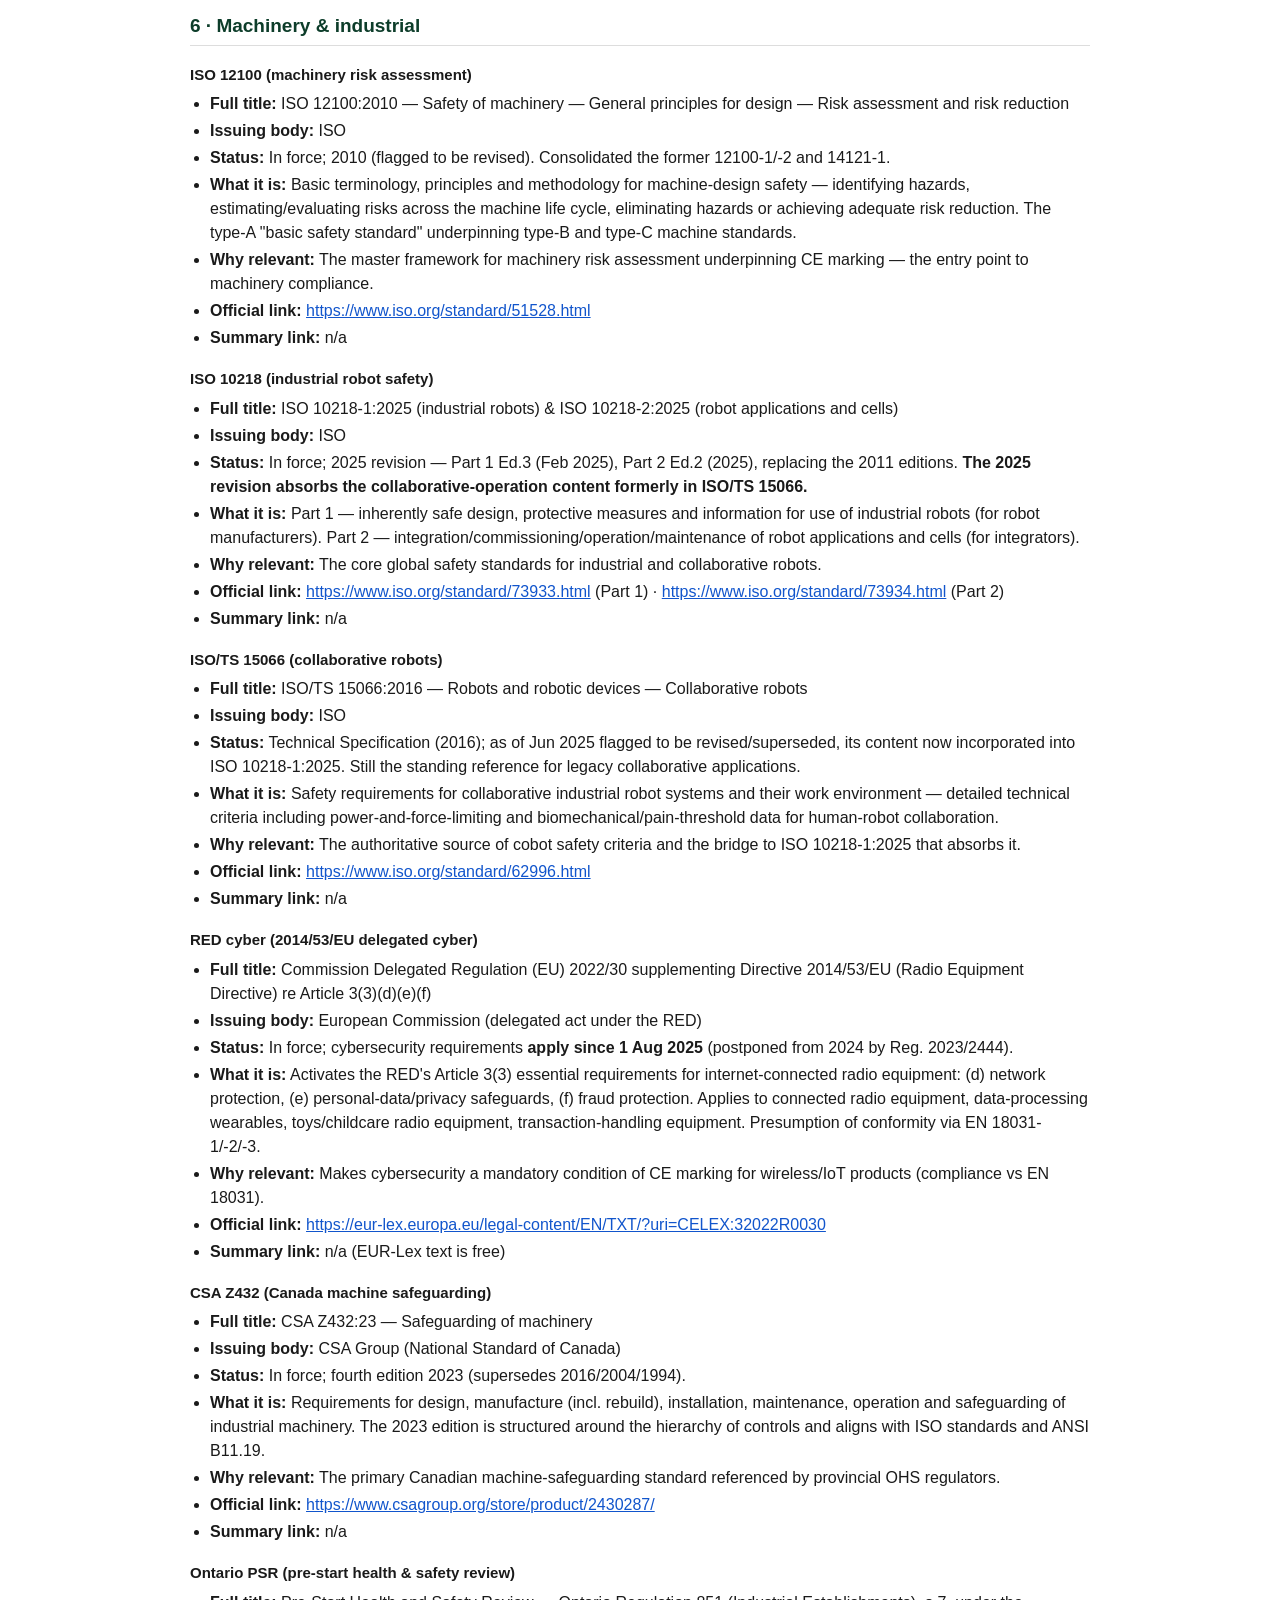
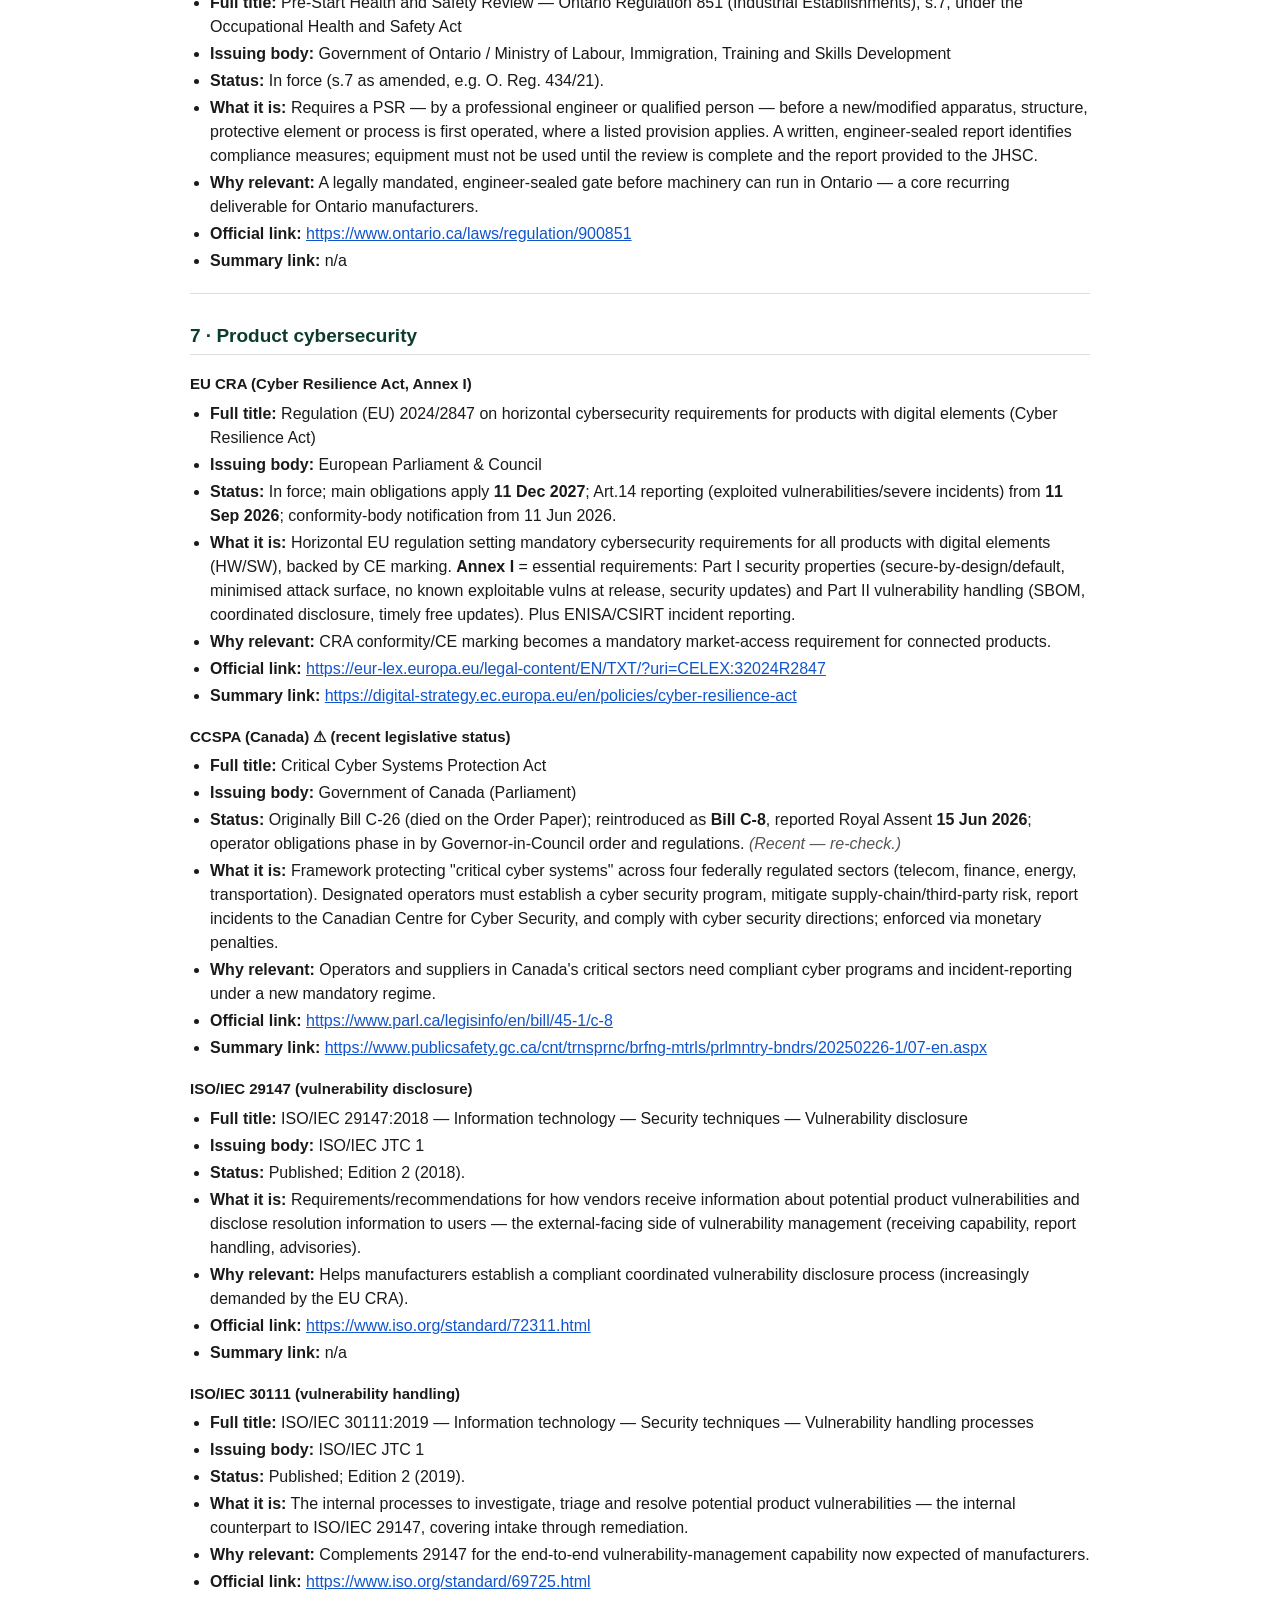
<file: research/2026-07-23-new-standards-for-dario-review.html>
<!doctype html><html lang="en"><head><meta charset="utf-8">
<meta name="viewport" content="width=device-width, initial-scale=1">
<title>FSQ NA — new standards to review</title>
<style>
 body{font-family:Segoe UI,Arial,sans-serif;color:#1a1a1a;line-height:1.5;max-width:900px;margin:24px auto;padding:0 18px;}
 h1{font-size:24px;color:#0d3d2a;} h2{font-size:19px;color:#0d3d2a;border-bottom:1px solid #ddd;padding-bottom:4px;margin-top:28px;}
 h3{font-size:15px;margin:18px 0 6px;} ul{margin:6px 0 14px;padding-left:20px;} li{margin:3px 0;}
 a{color:#1155cc;} hr{border:none;border-top:1px solid #ddd;margin:20px 0;} em{color:#555;}
</style></head><body><h1>New standards for review — FSQ NA website (for Darío)</h1>
<p><strong>Prepared 2026-07-23 for Darío Manzano.</strong> These are the **58 new standards / regulations /</p>
<p>frameworks** that were proposed as NA additions (the green "NA · NEW" chips) and were</p>
<p><strong>stripped</strong> from the go-live-minimal site so it could ship on original FSQ content only.</p>
<p>This list is so you can review and <strong>add them back one by one</strong> into the bare site once each</p>
<p>is confirmed against real staff capability.</p>
<p><strong>How this was built:</strong> each entry was researched this session from the issuing body's</p>
<p>official page (ISO, IEC, RTCA/EUROCAE, FDA, EUR-Lex, NIST, etc.). Links are the source. ISO/IEC/</p>
<p>CENELEC/RTCA links point to the official <em>catalogue</em> page (the standards themselves are</p>
<p>paywalled — that landing page is the authoritative reference). A free explainer is given as</p>
<p>"Summary link" where useful.</p>
<p><strong>⚠ Verify-before-publishing flags</strong> (research surfaced uncertainty or very recent change):</p>
<ul>
<li><strong>IMDRF cybersecurity guidance</strong> — the imdrf.org server timed out during research; the link</li>
</ul>
<p>  was confirmed via search index but should be clicked before publishing.</p>
<ul>
<li><strong>IEC 63452 (rail cyber)</strong> — still an in-development IEC project, not a published standard;</li>
</ul>
<p>  publication date not confirmed. Present as "emerging".</p>
<ul>
<li><strong>CMMC</strong> — Phase II requirements were <strong>suspended 13 Jul 2026</strong> pending review; Phase I self-</li>
</ul>
<p>  assessment remains. Recent — re-check status at publish time.</p>
<ul>
<li><strong>CCSPA (Canada)</strong> — reintroduced as Bill C-8; reported Royal Assent 15 Jun 2026; obligations</li>
</ul>
<p>  phase in by Governor-in-Council order. Re-check.</p>
<ul>
<li>Several ISO/IEC/UNECE/NHTSA official pages bot-block automated fetchers (return 403) but are</li>
</ul>
<p>  live in a normal browser — titles were matched via the search index.</p>
<p>The eight groupings below match the site's "standards wall" rows.</p>
<hr>
<h2>1 · Functional safety core</h2>
<h3>IEC 61511 (process safety, SIS)</h3>
<ul>
<li><strong>Full title:</strong> Functional safety — Safety instrumented systems for the process industry sector (Parts 1–3)</li>
<li><strong>Issuing body:</strong> IEC</li>
<li><strong>Status:</strong> 2nd edition, 2016 (Part 1:2016 + Amd 1:2017; Parts 2 &amp; 3:2016). Current.</li>
<li><strong>What it is:</strong> The process-sector implementation of IEC 61508. Part 1 gives requirements for specifying, designing, installing, operating and maintaining a Safety Instrumented System (SIS) so it achieves/maintains a safe process state; Part 2 is application guidance; Part 3 covers hazard/risk analysis for SIL determination.</li>
<li><strong>Why relevant:</strong> The definitive functional-safety standard for process-industry safety instrumented systems.</li>
<li><strong>Official link:</strong> <a href="https://webstore.iec.ch/en/publication/24241">https://webstore.iec.ch/en/publication/24241</a></li>
<li><strong>Summary link:</strong> <a href="https://www.gt-engineering.it/en/technical-standards/en-iec-standards/iec-61511-gt-engineering/">https://www.gt-engineering.it/en/technical-standards/en-iec-standards/iec-61511-gt-engineering/</a></li>
</ul>
<h3>ISO 25119 (agricultural/forestry machinery functional safety)</h3>
<ul>
<li><strong>Full title:</strong> Tractors and machinery for agriculture and forestry — Safety-related parts of control systems (Parts 1–4)</li>
<li><strong>Issuing body:</strong> ISO</li>
<li><strong>Status:</strong> 2nd edition 2018 (Parts 1–4); Amendments 1 to Parts 3 &amp; 4 in 2020; confirmed 2024. Part 3 revision under development.</li>
<li><strong>What it is:</strong> Four-part functional-safety standard for safety-related electrical/electronic/programmable control systems (SRP/CS) on agricultural and forestry machines: general design principles, concept phase, series development (HW/SW), and production/operation/modification. Defines Agricultural Performance Levels (AgPL).</li>
<li><strong>Why relevant:</strong> The sector-specific functional-safety standard for ag/forestry machinery control systems.</li>
<li><strong>Official link:</strong> <a href="https://www.iso.org/standard/69026.html">https://www.iso.org/standard/69026.html</a></li>
<li><strong>Summary link:</strong> <a href="https://en.wikipedia.org/wiki/ISO_25119">https://en.wikipedia.org/wiki/ISO_25119</a></li>
</ul>
<h3>ISO 18497 (autonomous agricultural machinery safety)</h3>
<ul>
<li><strong>Full title:</strong> Agricultural machinery and tractors — Safety of partially automated, semi-autonomous and autonomous machinery (Parts 1–4, 2024)</li>
<li><strong>Issuing body:</strong> ISO</li>
<li><strong>Status:</strong> Current is the four-part ISO 18497:2024 series, superseding the single-document ISO 18497:2018.</li>
<li><strong>What it is:</strong> Safety requirements, verification means and information-for-use for ag machinery with automated/autonomous functions: machine design principles (Pt 1), obstacle-protection systems (Pt 2), autonomous operating zones (Pt 3), verification/validation (Pt 4).</li>
<li><strong>Why relevant:</strong> The emerging international standard for autonomous agricultural-machine safety (driverless/robotic farm equipment).</li>
<li><strong>Official link:</strong> <a href="https://www.iso.org/standard/82684.html">https://www.iso.org/standard/82684.html</a></li>
<li><strong>Summary link:</strong> n/a</li>
</ul>
<h3>Def Stan 00-56 (UK MoD safety management)</h3>
<ul>
<li><strong>Full title:</strong> Defence Standard 00-56 — Safety Management Requirements for Defence Systems (Part 1: Requirements; Part 2: Guidance)</li>
<li><strong>Issuing body:</strong> UK Ministry of Defence (DStan)</li>
<li><strong>Status:</strong> Part 1 Issue 8 and Part 2 Issue 6, both 14 Oct 2023 (supersede Issue 7/2017; some resellers still list older issues).</li>
<li><strong>What it is:</strong> Contractual UK MoD standard setting requirements to achieve, assure and manage the safety of defence products/services/systems across the lifecycle. Proportionality is central (effort commensurate with risk/complexity). Part 1 mandatory; Part 2 guidance.</li>
<li><strong>Why relevant:</strong> The mandatory safety-management standard for UK defence procurement.</li>
<li><strong>Official link:</strong> <a href="https://www.gov.uk/guidance/uk-defence-standardization">https://www.gov.uk/guidance/uk-defence-standardization</a></li>
<li><strong>Summary link:</strong> n/a</li>
</ul>
<hr>
<h2>2 · Automotive</h2>
<h3>UNECE R157 (ALKS — automated lane keeping)</h3>
<ul>
<li><strong>Full title:</strong> UN Regulation No. 157 — Uniform provisions concerning the approval of vehicles with regard to Automated Lane Keeping Systems (ALKS)</li>
<li><strong>Issuing body:</strong> UNECE (WP.29)</li>
<li><strong>Status:</strong> In force since 22 Jan 2021; amended for higher speeds (to 130 km/h) and heavy vehicles.</li>
<li><strong>What it is:</strong> Binding UN type-approval regulation for Level 3 ALKS (system takes primary control on motorways in defined conditions): system safety, HMI/takeover demands, Operational Design Domain, event data recording (DSSAD), cybersecurity/software.</li>
<li><strong>Why relevant:</strong> Required to homologate/audit L3 automated-driving vehicles for markets recognising UN regulations.</li>
<li><strong>Official link:</strong> <a href="https://unece.org/transport/documents/2021/03/standards/un-regulation-no-157-automated-lane-keeping-systems-alks">https://unece.org/transport/documents/2021/03/standards/un-regulation-no-157-automated-lane-keeping-systems-alks</a></li>
<li><strong>Summary link:</strong> n/a</li>
</ul>
<h3>ISO 24089 (software update engineering)</h3>
<ul>
<li><strong>Full title:</strong> ISO 24089:2023 — Road vehicles — Software update engineering</li>
<li><strong>Issuing body:</strong> ISO (with SAE)</li>
<li><strong>Status:</strong> Published 2023; Amendment 1:2024.</li>
<li><strong>What it is:</strong> Requirements/recommendations for vehicle software-update engineering at organizational and project levels — vehicles, systems, ECUs, infrastructure, update-package assembly/deployment — with safety/cyber risk management for updates.</li>
<li><strong>Why relevant:</strong> The engineering standard underpinning UN R156 (SUMS) compliance.</li>
<li><strong>Official link:</strong> <a href="https://www.iso.org/standard/77796.html">https://www.iso.org/standard/77796.html</a></li>
<li><strong>Summary link:</strong> <a href="https://www.tuvsud.com/en-us/industries/mobility-and-automotive/automotive-and-oem/autonomous-driving/iso-24089-standard-for-automotive-software-update-engineering">https://www.tuvsud.com/en-us/industries/mobility-and-automotive/automotive-and-oem/autonomous-driving/iso-24089-standard-for-automotive-software-update-engineering</a></li>
</ul>
<h3>ISO/PAS 8800 (road vehicles safety &amp; AI)</h3>
<ul>
<li><strong>Full title:</strong> ISO/PAS 8800:2024 — Road vehicles — Safety and artificial intelligence</li>
<li><strong>Issuing body:</strong> ISO</li>
<li><strong>Status:</strong> Published Dec 2024. A PAS (Publicly Available Specification), not yet a full IS.</li>
<li><strong>What it is:</strong> Addresses safety-related behaviour arising from AI-element insufficiencies/errors in series-production road vehicles: AI safety lifecycle, assurance arguments, data, safety analysis, post-deployment measures. Complements ISO 26262 and ISO 21448 (SOTIF).</li>
<li><strong>Why relevant:</strong> Recognised framework to argue AI safety for ML perception/decision functions alongside functional-safety standards.</li>
<li><strong>Official link:</strong> <a href="https://www.iso.org/standard/83303.html">https://www.iso.org/standard/83303.html</a></li>
<li><strong>Summary link:</strong> <a href="https://www.ul.com/sis/blog/safety-related-systems-road-vehicles-artificial-intelligence-are-addressed-isopas-88002024">https://www.ul.com/sis/blog/safety-related-systems-road-vehicles-artificial-intelligence-are-addressed-isopas-88002024</a></li>
</ul>
<h3>ANSI/UL 4600 (autonomous product safety case)</h3>
<ul>
<li><strong>Full title:</strong> ANSI/UL 4600 — Standard for Safety for the Evaluation of Autonomous Products</li>
<li><strong>Issuing body:</strong> UL Standards &amp; Engagement (ANSI-approved)</li>
<li><strong>Status:</strong> Edition 3, 17 Mar 2023 (Ed.1 2020, Ed.2 2022).</li>
<li><strong>What it is:</strong> Goal-based, technology-agnostic standard for building/assessing a safety case for products operating without human supervision (AVs, autonomous trucks, mining/agri): safety-case construction, hazard/risk analysis, testing, tool qualification, autonomy validation, data integrity, HMI, metrics.</li>
<li><strong>Why relevant:</strong> The leading North American standard for structuring/evaluating an autonomous-product safety case.</li>
<li><strong>Official link:</strong> <a href="https://www.shopulstandards.com/ProductDetail.aspx?productId=UL4600_3_S_20230317">https://www.shopulstandards.com/ProductDetail.aspx?productId=UL4600_3_S_20230317</a></li>
<li><strong>Summary link:</strong> <a href="https://users.ece.cmu.edu/~koopman/ul4600/index.html">https://users.ece.cmu.edu/~koopman/ul4600/index.html</a></li>
</ul>
<h3>MISRA (C/C++ coding guidelines)</h3>
<ul>
<li><strong>Full title:</strong> MISRA C:2025 — Guidelines for the use of the C language in critical systems; MISRA C++:2023 — Guidelines for the use of C++:17 in critical systems</li>
<li><strong>Issuing body:</strong> The MISRA Consortium (originated with MIRA Ltd, UK)</li>
<li><strong>Status:</strong> MISRA C:2025 (Mar 2025, ~224 guidelines); MISRA C++:2023 (Oct 2023, targets C++17). Earlier editions remain for legacy use.</li>
<li><strong>What it is:</strong> Coding guidelines restricting C/C++ to safer, analyzable subsets to reduce undefined behaviour and defects in safety/security-critical embedded software; referenced by functional-safety standards, enforced via static analysis.</li>
<li><strong>Why relevant:</strong> Embedded safety-critical software is routinely required to demonstrate MISRA compliance.</li>
<li><strong>Official link:</strong> <a href="https://misra.org.uk/">https://misra.org.uk/</a></li>
<li><strong>Summary link:</strong> n/a</li>
</ul>
<h3>NHTSA cybersecurity best practices (vehicles)</h3>
<ul>
<li><strong>Full title:</strong> Cybersecurity Best Practices for the Safety of Modern Vehicles (2022 update)</li>
<li><strong>Issuing body:</strong> US NHTSA (US DOT)</li>
<li><strong>Status:</strong> Final updated edition Sep 2022 (supersedes 2016). Non-binding voluntary guidance.</li>
<li><strong>What it is:</strong> Risk-based guidance on vehicle-lifecycle cybersecurity management for all organizations designing/building vehicles and their electronics/software — 45 general + 23 technical best practices (secure SDLC, ECU security, external ports, diagnostic-tool security).</li>
<li><strong>Why relevant:</strong> The reference US federal guidance for benchmarking North-American automotive cybersecurity posture.</li>
<li><strong>Official link:</strong> <a href="https://www.nhtsa.gov/document/cybersecurity-best-practices-safety-modern-vehicles-2022">https://www.nhtsa.gov/document/cybersecurity-best-practices-safety-modern-vehicles-2022</a></li>
<li><strong>Summary link:</strong> n/a</li>
</ul>
<hr>
<h2>3 · Medical</h2>
<h3>EU IVDR 2017/746 (in-vitro diagnostic regulation)</h3>
<ul>
<li><strong>Full title:</strong> Regulation (EU) 2017/746 on in vitro diagnostic medical devices (repealing Directive 98/79/EC and Decision 2010/227/EU)</li>
<li><strong>Issuing body:</strong> European Parliament &amp; Council (administered via the European Commission)</li>
<li><strong>Status:</strong> In force; date of application 26 May 2022, with phased transitional provisions.</li>
<li><strong>What it is:</strong> EU framework governing placing IVDs (lab tests, assays, self-tests, companion diagnostics) on the market: risk-based classification, conformity assessment, clinical/performance evidence, notified-body oversight, technical documentation, UDI/traceability, post-market performance follow-up.</li>
<li><strong>Why relevant:</strong> Mandatory for EU market access of IVDs — guides conformity assessment and CE-marking.</li>
<li><strong>Official link:</strong> <a href="https://eur-lex.europa.eu/legal-content/EN/TXT/?uri=CELEX:32017R0746">https://eur-lex.europa.eu/legal-content/EN/TXT/?uri=CELEX:32017R0746</a></li>
<li><strong>Summary link:</strong> <a href="https://health.ec.europa.eu/medical-devices-sector/new-regulations_en">https://health.ec.europa.eu/medical-devices-sector/new-regulations_en</a></li>
</ul>
<h3>IEC 62304 (medical device software lifecycle)</h3>
<ul>
<li><strong>Full title:</strong> Medical device software — Software life cycle processes</li>
<li><strong>Issuing body:</strong> IEC</li>
<li><strong>Status:</strong> In force; consolidated Edition 1.1 = IEC 62304:2006+AMD1:2015 CSV.</li>
<li><strong>What it is:</strong> Common framework of lifecycle processes for safe design/maintenance of medical-device software — software risk management, planning, architecture, verification, configuration/change management, problem resolution — scaled by software safety class (A/B/C).</li>
<li><strong>Why relevant:</strong> The internationally recognized baseline for a controlled, safety-oriented medical-software lifecycle; core to submissions.</li>
<li><strong>Official link:</strong> <a href="https://webstore.iec.ch/en/publication/22794">https://webstore.iec.ch/en/publication/22794</a></li>
<li><strong>Summary link:</strong> n/a</li>
</ul>
<h3>IEC 60601-1 (medical electrical equipment — basic safety)</h3>
<ul>
<li><strong>Full title:</strong> Medical electrical equipment — Part 1: General requirements for basic safety and essential performance</li>
<li><strong>Issuing body:</strong> IEC</li>
<li><strong>Status:</strong> In force; consolidated Edition 3.2 = IEC 60601-1:2005+AMD1:2012+AMD2:2020 CSV.</li>
<li><strong>What it is:</strong> Foundational "general" safety standard for medical electrical equipment/systems — electrical, mechanical, thermal, radiation hazards; shock protection; documented risk management. Supplemented by collateral (60601-1-x) and particular (60601-2-x) standards.</li>
<li><strong>Why relevant:</strong> Near-universal prerequisite for market access of powered medical devices worldwide.</li>
<li><strong>Official link:</strong> <a href="https://webstore.iec.ch/en/publication/67497">https://webstore.iec.ch/en/publication/67497</a></li>
<li><strong>Summary link:</strong> n/a</li>
</ul>
<h3>IEC 60601-4-5 (medical device cybersecurity)</h3>
<ul>
<li><strong>Full title:</strong> Medical electrical equipment — Part 4-5: Guidance and interpretation — Safety-related technical security specifications</li>
<li><strong>Issuing body:</strong> IEC</li>
<li><strong>Status:</strong> Published 2021. <strong>Note: a Technical Report (TR), i.e. informative guidance, not a normative standard; excludes IVD devices.</strong></li>
<li><strong>What it is:</strong> Technical security specifications for medical devices on medical IT-networks. Building on IEC 62443, it defines security capability levels (SL-C) and the technical capabilities to reach a given level, so the manufacturer/operator security split can be assessed and communicated.</li>
<li><strong>Why relevant:</strong> A concrete, testable capability framework for building and evidencing device cybersecurity.</li>
<li><strong>Official link:</strong> <a href="https://webstore.iec.ch/en/publication/64703">https://webstore.iec.ch/en/publication/64703</a></li>
<li><strong>Summary link:</strong> n/a</li>
</ul>
<h3>IEC 81001-5-1 (health software security lifecycle)</h3>
<ul>
<li><strong>Full title:</strong> Health software and health IT systems safety, effectiveness and security — Part 5-1: Security — Activities in the product life cycle</li>
<li><strong>Issuing body:</strong> IEC (jointly with ISO)</li>
<li><strong>Status:</strong> Published 2021; cited by the EU as a candidate harmonized cybersecurity standard under the medical device regulations.</li>
<li><strong>What it is:</strong> Defines security activities/tasks across the health-software lifecycle (development, maintenance, post-market), aligned with IEC 62443-4-1: security risk management, secure design/implementation, verification, coordinated vulnerability handling.</li>
<li><strong>Why relevant:</strong> The emerging reference secure-development-lifecycle standard for medical/health software, increasingly expected by regulators.</li>
<li><strong>Official link:</strong> <a href="https://webstore.iec.ch/en/publication/63293">https://webstore.iec.ch/en/publication/63293</a></li>
<li><strong>Summary link:</strong> n/a</li>
</ul>
<h3>FDA §524B (premarket cybersecurity for cyber devices)</h3>
<ul>
<li><strong>Full title:</strong> Section 524B FD&amp;C Act, "Ensuring Cybersecurity of Devices" (added by the Consolidated Appropriations Act, 2023). Guidance: "Cybersecurity in Medical Devices: Quality System Considerations and Content of Premarket Submissions."</li>
<li><strong>Issuing body:</strong> US FDA (statute by US Congress; guidance by FDA/CDRH)</li>
<li><strong>Status:</strong> Statutory requirement in force since 29 Mar 2023; implementing final guidance issued 27 Jun 2025.</li>
<li><strong>What it is:</strong> Requires sponsors of a "cyber device" to include cybersecurity information in premarket submissions: post-market vulnerability monitoring/disclosure plan, reasonable-assurance security processes, patch/update procedures, and an SBOM.</li>
<li><strong>Why relevant:</strong> A mandatory US market-access gate for connected medical devices.</li>
<li><strong>Official link:</strong> <a href="https://www.fda.gov/regulatory-information/search-fda-guidance-documents/cybersecurity-medical-devices-quality-management-system-considerations-and-content-premarket">https://www.fda.gov/regulatory-information/search-fda-guidance-documents/cybersecurity-medical-devices-quality-management-system-considerations-and-content-premarket</a></li>
<li><strong>Summary link:</strong> <a href="https://www.fda.gov/medical-devices/digital-health-center-excellence/cybersecurity">https://www.fda.gov/medical-devices/digital-health-center-excellence/cybersecurity</a></li>
</ul>
<h3>FDA §515C / PCCP (predetermined change control for AI/ML)</h3>
<ul>
<li><strong>Full title:</strong> Section 515C FD&amp;C Act ("Predetermined change control plans for devices"). Guidance: "Marketing Submission Recommendations for a Predetermined Change Control Plan for AI-Enabled Device Software Functions."</li>
<li><strong>Issuing body:</strong> US FDA (statutory authority via FDORA 2022; guidance by FDA/CDRH)</li>
<li><strong>Status:</strong> Final guidance issued Dec 2024 (supersedes Apr 2023 draft). §515C in force.</li>
<li><strong>What it is:</strong> A PCCP lets a manufacturer pre-specify future modifications to an AI-enabled device software function plus the methods to develop/validate/implement them and their impact. Once FDA authorizes it, those changes can be made without a new marketing submission.</li>
<li><strong>Why relevant:</strong> The FDA pathway for updating AI/ML medical software post-clearance.</li>
<li><strong>Official link:</strong> <a href="https://www.fda.gov/regulatory-information/search-fda-guidance-documents/marketing-submission-recommendations-predetermined-change-control-plan-artificial-intelligence">https://www.fda.gov/regulatory-information/search-fda-guidance-documents/marketing-submission-recommendations-predetermined-change-control-plan-artificial-intelligence</a></li>
<li><strong>Summary link:</strong> n/a</li>
</ul>
<h3>FDA QMSR (21 CFR Part 820)</h3>
<ul>
<li><strong>Full title:</strong> Medical Devices; Quality System Regulation Amendments — establishing the Quality Management System Regulation (QMSR), 21 CFR Part 820</li>
<li><strong>Issuing body:</strong> US FDA (CDRH)</li>
<li><strong>Status:</strong> Final rule 2 Feb 2024; <strong>effective 2 Feb 2026.</strong> In force.</li>
<li><strong>What it is:</strong> Amends device CGMP requirements, <strong>incorporating ISO 13485:2016 by reference</strong> as the QMS baseline, plus FDA-specific provisions; renames "Quality System Regulation" to "Quality Management System Regulation." FDA aligned its inspection program (CP 7382.850) from Feb 2026.</li>
<li><strong>Why relevant:</strong> Device makers must transition existing Part 820 quality systems to the ISO 13485-harmonized QMSR.</li>
<li><strong>Official link:</strong> <a href="https://www.fda.gov/medical-devices/postmarket-requirements-devices/quality-management-system-regulation-qmsr">https://www.fda.gov/medical-devices/postmarket-requirements-devices/quality-management-system-regulation-qmsr</a></li>
<li><strong>Summary link:</strong> <a href="https://www.federalregister.gov/documents/2024/02/02/2024-01709/medical-devices-quality-system-regulation-amendments">https://www.federalregister.gov/documents/2024/02/02/2024-01709/medical-devices-quality-system-regulation-amendments</a></li>
</ul>
<h3>MDCG 2019-16 (EU medical device cybersecurity guidance)</h3>
<ul>
<li><strong>Full title:</strong> MDCG 2019-16 — Guidance on Cybersecurity for medical devices (Rev.1)</li>
<li><strong>Issuing body:</strong> EU Medical Device Coordination Group (MDCG), under the European Commission</li>
<li><strong>Status:</strong> Published Dec 2019; Rev.1 Jul 2020. In force (non-binding guidance).</li>
<li><strong>What it is:</strong> Interprets the cybersecurity requirements of Annex I of the MDR (EU) 2017/745 and IVDR: pre-market and post-market aspects across secure design, manufacture and post-market surveillance (vulnerability/incident handling in the technical documentation).</li>
<li><strong>Why relevant:</strong> Used to meet EU MDR/IVDR cybersecurity conformity expectations for connected/software devices.</li>
<li><strong>Official link:</strong> <a href="https://health.ec.europa.eu/system/files/2022-01/md_cybersecurity_en.pdf">https://health.ec.europa.eu/system/files/2022-01/md_cybersecurity_en.pdf</a></li>
<li><strong>Summary link:</strong> n/a</li>
</ul>
<h3>Health Canada SOR/98-282 (Medical Devices Regulations)</h3>
<ul>
<li><strong>Full title:</strong> Medical Devices Regulations (SOR/98-282), made under the Food and Drugs Act</li>
<li><strong>Issuing body:</strong> Government of Canada / Health Canada</li>
<li><strong>Status:</strong> Registered 7 May 1998; in force; consolidated text current to 2026 (last amended 1 Jan 2026).</li>
<li><strong>What it is:</strong> Core Canadian regulation governing sale/import/advertisement of medical devices. Four risk classes (I–IV) via Schedule I rules, with licensing, QMS (MDSAP/ISO 13485), labelling and post-market obligations scaled to class.</li>
<li><strong>Why relevant:</strong> The foundational legal framework to license and maintain devices on the Canadian market.</li>
<li><strong>Official link:</strong> <a href="https://laws-lois.justice.gc.ca/eng/regulations/sor-98-282/">https://laws-lois.justice.gc.ca/eng/regulations/sor-98-282/</a></li>
<li><strong>Summary link:</strong> <a href="https://www.canada.ca/en/health-canada/services/drugs-health-products/medical-devices.html">https://www.canada.ca/en/health-canada/services/drugs-health-products/medical-devices.html</a></li>
</ul>
<h3>Health Canada PCCP (ML-enabled devices)</h3>
<ul>
<li><strong>Full title:</strong> Pre-market guidance for machine learning-enabled medical devices (introducing the PCCP mechanism); with the joint international "Predetermined change control plans for machine learning-enabled medical devices" guiding principles</li>
<li><strong>Issuing body:</strong> Health Canada (guiding principles jointly with US FDA and UK MHRA)</li>
<li><strong>Status:</strong> Published and in effect (guidance, non-binding).</li>
<li><strong>What it is:</strong> A PCCP lets a manufacturer pre-specify, at licensing, changes to an MLMD (within its original intended use) plus verification/validation methods and mechanisms to detect/revert/stop a failing change — allowing planned ML updates without fresh authorization each time.</li>
<li><strong>Why relevant:</strong> Lets AI/ML device makers update models post-authorization within a pre-approved, risk-managed envelope.</li>
<li><strong>Official link:</strong> <a href="https://www.canada.ca/en/health-canada/services/drugs-health-products/medical-devices/application-information/guidance-documents/pre-market-guidance-machine-learning-enabled-medical-devices.html">https://www.canada.ca/en/health-canada/services/drugs-health-products/medical-devices/application-information/guidance-documents/pre-market-guidance-machine-learning-enabled-medical-devices.html</a></li>
<li><strong>Summary link:</strong> <a href="https://www.canada.ca/en/health-canada/services/drugs-health-products/medical-devices/good-machine-learning-practice-medical-device-development/predetermined-change-control-plans-machine-learning-enabled-medical-devices.html">https://www.canada.ca/en/health-canada/services/drugs-health-products/medical-devices/good-machine-learning-practice-medical-device-development/predetermined-change-control-plans-machine-learning-enabled-medical-devices.html</a></li>
</ul>
<h3>GMLP (Good Machine Learning Practice — FDA/HC/MHRA)</h3>
<ul>
<li><strong>Full title:</strong> Good Machine Learning Practice for Medical Device Development: Guiding Principles</li>
<li><strong>Issuing body:</strong> Jointly US FDA, Health Canada, UK MHRA</li>
<li><strong>Status:</strong> Published Oct 2021; in effect (guiding principles, non-binding).</li>
<li><strong>What it is:</strong> Ten guiding principles for developing safe, effective, high-quality AI/ML-enabled devices — multidisciplinary expertise, good software/data management, representative datasets, model design/validation, human-AI team performance, lifecycle/post-market monitoring.</li>
<li><strong>Why relevant:</strong> A shared FDA/HC/MHRA reference framework for advising AI/ML developers across multiple markets.</li>
<li><strong>Official link:</strong> <a href="https://www.fda.gov/medical-devices/software-medical-device-samd/good-machine-learning-practice-medical-device-development-guiding-principles">https://www.fda.gov/medical-devices/software-medical-device-samd/good-machine-learning-practice-medical-device-development-guiding-principles</a></li>
<li><strong>Summary link:</strong> <a href="https://www.canada.ca/en/health-canada/services/drugs-health-products/medical-devices/good-machine-learning-practice-medical-device-development.html">https://www.canada.ca/en/health-canada/services/drugs-health-products/medical-devices/good-machine-learning-practice-medical-device-development.html</a></li>
</ul>
<h3>IMDRF cybersecurity guidance ⚠ (verify link before publishing)</h3>
<ul>
<li><strong>Full title:</strong> Principles and Practices for Medical Device Cybersecurity (IMDRF/CYBER WG/N60FINAL:2020)</li>
<li><strong>Issuing body:</strong> International Medical Device Regulators Forum (IMDRF), Cybersecurity WG</li>
<li><strong>Status:</strong> Final Apr 2020; in effect. Complemented by N70 (legacy devices) and N73 (SBOM), both 2023.</li>
<li><strong>What it is:</strong> IMDRF's harmonized, total-product-lifecycle approach to device cybersecurity — shared stakeholder responsibilities, definitions, information-sharing, pre-market and post-market practices.</li>
<li><strong>Why relevant:</strong> The international baseline to align a device's cybersecurity program across FDA, EU, Health Canada and other IMDRF members at once.</li>
<li><strong>Official link:</strong> <a href="https://www.imdrf.org/documents/principles-and-practices-medical-device-cybersecurity">https://www.imdrf.org/documents/principles-and-practices-medical-device-cybersecurity</a> — direct PDF: <a href="https://www.imdrf.org/sites/default/files/docs/imdrf/final/technical/imdrf-tech-200318-pp-mdc-n60.pdf">https://www.imdrf.org/sites/default/files/docs/imdrf/final/technical/imdrf-tech-200318-pp-mdc-n60.pdf</a>  <em>(imdrf.org timed out during research — click to confirm)</em></li>
<li><strong>Summary link:</strong> n/a</li>
</ul>
<h3>NMPA pathway (China)</h3>
<ul>
<li><strong>Full title:</strong> China medical device registration/approval pathway administered by the NMPA under the Regulations for the Supervision and Administration of Medical Devices (State Council Decree No. 739)</li>
<li><strong>Issuing body:</strong> China NMPA (technical review by CMDE)</li>
<li><strong>Status:</strong> In force; governing Decree No. 739 effective 1 Jun 2021.</li>
<li><strong>What it is:</strong> Route to place a device on the Chinese market. Class I (filing), Class II/III (full dossier + technical review; Class III typically clinical trials). Foreign makers need a China-based agent, home-country approval proof, Chinese-language dossier, and generally in-country type testing for Class II/III. Expedited routes exist (Innovation, Priority, Emergency).</li>
<li><strong>Why relevant:</strong> Guides manufacturers through China's distinct classification, local-testing, local-agent and dossier requirements.</li>
<li><strong>Official link:</strong> <a href="https://english.nmpa.gov.cn/medicaldevices.html">https://english.nmpa.gov.cn/medicaldevices.html</a></li>
<li><strong>Summary link:</strong> <a href="https://www.emergobyul.com/resources/chinese-nmpa-regulatory-approval-process-medical-and-ivd-devices">https://www.emergobyul.com/resources/chinese-nmpa-regulatory-approval-process-medical-and-ivd-devices</a></li>
</ul>
<hr>
<h2>4 · Aerospace</h2>
<h3>DO-326A / ED-202A (airworthiness security process)</h3>
<ul>
<li><strong>Full title:</strong> Airworthiness Security Process Specification</li>
<li><strong>Issuing body:</strong> RTCA (DO-326A) / EUROCAE (ED-202A) — SC-216 / WG-72</li>
<li><strong>Status:</strong> In force; published 2014. A newer DO-326B/ED-202B exists; the "A" revision is the widely-referenced certification baseline.</li>
<li><strong>What it is:</strong> Establishes the airworthiness-security process to handle the information-security threat to aircraft safety — identifying, assessing and mitigating Intentional Unauthorized Electronic Interaction (IUEI) across development and certification. The anchor document the DO-356A methods and DO-355 continuing-airworthiness docs build on.</li>
<li><strong>Why relevant:</strong> The foundational airworthiness-security process framework for aircraft cyber certification.</li>
<li><strong>Official link:</strong> <a href="https://www.rtca.org/security/">https://www.rtca.org/security/</a></li>
<li><strong>Summary link:</strong> <a href="https://www.eurocae.net/product/ed-202a-airworthiness-security-process-specification/">https://www.eurocae.net/product/ed-202a-airworthiness-security-process-specification/</a></li>
</ul>
<h3>DO-356A / ED-203A (airworthiness security methods)</h3>
<ul>
<li><strong>Full title:</strong> Airworthiness Security Methods and Considerations</li>
<li><strong>Issuing body:</strong> RTCA / EUROCAE — SC-216 / WG-72</li>
<li><strong>Status:</strong> In force; ED-203A published Jun 2018.</li>
<li><strong>What it is:</strong> The concrete methods/techniques to show compliance with the DO-326A process — security risk assessment, security measures, assurance/refutation — supplying the "how" to the process framework's "what."</li>
<li><strong>Why relevant:</strong> The practical methods reference to perform and evidence aircraft security risk assessments for certification.</li>
<li><strong>Official link:</strong> <a href="https://www.rtca.org/security/">https://www.rtca.org/security/</a></li>
<li><strong>Summary link:</strong> <a href="https://www.eurocae.net/product/ed-203a-airworthiness-security-methods-and-considerations/">https://www.eurocae.net/product/ed-203a-airworthiness-security-methods-and-considerations/</a></li>
</ul>
<h3>DO-355 / ED-204 (continuing airworthiness security)</h3>
<ul>
<li><strong>Full title:</strong> Information Security Guidance for Continuing Airworthiness</li>
<li><strong>Issuing body:</strong> RTCA / EUROCAE — SC-216 / WG-72</li>
<li><strong>Status:</strong> In force; current revision DO-355A / ED-204A (ED-204A Sep 2020). Referenced in FAA AC 119-1 and Order 8900.1.</li>
<li><strong>What it is:</strong> Guidance for maintaining aircraft information security in operation and maintenance, for Design Approval Holders and operators — an acceptable means of compliance keeping in-service IUEI within acceptable safety levels.</li>
<li><strong>Why relevant:</strong> Extends cyber-airworthiness support past type certification into fleet operations/maintenance.</li>
<li><strong>Official link:</strong> <a href="https://www.rtca.org/security/">https://www.rtca.org/security/</a></li>
<li><strong>Summary link:</strong> <a href="https://www.eurocae.net/product/ed-204a-information-security-guidance-for-continuing-airworthiness/">https://www.eurocae.net/product/ed-204a-information-security-guidance-for-continuing-airworthiness/</a></li>
</ul>
<h3>DO-330 (tool qualification)</h3>
<ul>
<li><strong>Full title:</strong> Software Tool Qualification Considerations</li>
<li><strong>Issuing body:</strong> RTCA (EUROCAE ED-215)</li>
<li><strong>Status:</strong> In force; published 2011 (DO-178C suite).</li>
<li><strong>What it is:</strong> Objectives/guidance for qualifying software tools used in airborne-software development or verification, so a tool's output can be trusted without independent re-checking. Standalone, technology-independent; qualification level driven by the tool's error-insertion/detection potential.</li>
<li><strong>Why relevant:</strong> Nearly every DO-178C/DO-278A program uses code generators/verification tools that must be qualified.</li>
<li><strong>Official link:</strong> <a href="https://www.rtca.org/do-178/">https://www.rtca.org/do-178/</a></li>
<li><strong>Summary link:</strong> n/a</li>
</ul>
<h3>DO-331 (model-based development)</h3>
<ul>
<li><strong>Full title:</strong> Model-Based Development and Verification Supplement to DO-178C and DO-278A</li>
<li><strong>Issuing body:</strong> RTCA (EUROCAE ED-218)</li>
<li><strong>Status:</strong> In force; published 2011.</li>
<li><strong>What it is:</strong> Modifies/adds to DO-178C/DO-278A objectives for model-based development/verification — how models are classified, developed, verified, traced, and how model coverage/simulation credit is handled. Applied together with (not instead of) the core standard.</li>
<li><strong>Why relevant:</strong> Modern avionics teams develop with model-based tools (Simulink/SCADE) needing DO-331.</li>
<li><strong>Official link:</strong> <a href="https://www.rtca.org/do-178/">https://www.rtca.org/do-178/</a></li>
<li><strong>Summary link:</strong> n/a</li>
</ul>
<h3>DO-333 (formal methods)</h3>
<ul>
<li><strong>Full title:</strong> Formal Methods Supplement to DO-178C and DO-278A</li>
<li><strong>Issuing body:</strong> RTCA (EUROCAE ED-216)</li>
<li><strong>Status:</strong> In force; published 2011.</li>
<li><strong>What it is:</strong> Extends DO-178C/DO-278A to let formal methods satisfy certification objectives, including as a verification means replacing certain testing; defines acceptable formal analysis and how it earns credit.</li>
<li><strong>Why relevant:</strong> Lets clients claim certification credit for formal verification in high-DAL software.</li>
<li><strong>Official link:</strong> <a href="https://www.rtca.org/do-178/">https://www.rtca.org/do-178/</a></li>
<li><strong>Summary link:</strong> n/a</li>
</ul>
<h3>DO-278A (ground/CNS-ATM software)</h3>
<ul>
<li><strong>Full title:</strong> Software Integrity Assurance Considerations for CNS/ATM Systems</li>
<li><strong>Issuing body:</strong> RTCA (EUROCAE ED-109A)</li>
<li><strong>Status:</strong> In force; published 2011 (the ground-system counterpart to DO-178C).</li>
<li><strong>What it is:</strong> Objectives to assure ground-based CNS/ATM software has the integrity needed for safety-related use — the non-airborne analogue of DO-178C, scaled by Assurance Level; the same supplements (DO-330/331/332/333) extend it.</li>
<li><strong>Why relevant:</strong> Serves ANSP/ATM and ground-infrastructure clients whose software falls under DO-278A.</li>
<li><strong>Official link:</strong> <a href="https://www.rtca.org/do-178/">https://www.rtca.org/do-178/</a></li>
<li><strong>Summary link:</strong> n/a</li>
</ul>
<h3>DO-160 (environmental conditions &amp; test)</h3>
<ul>
<li><strong>Full title:</strong> Environmental Conditions and Test Procedures for Airborne Equipment</li>
<li><strong>Issuing body:</strong> RTCA (EUROCAE ED-14)</li>
<li><strong>Status:</strong> In force; current DO-160G (2010) + Change 1; DO-160H planned Mar 2026.</li>
<li><strong>What it is:</strong> Standardized environmental test conditions/procedures to show airborne equipment performs under aircraft environmental and EMI conditions (temperature, altitude, vibration, humidity, fluids, RF, lightning, power). Each equipment type is tested against a tailored subset of "environmental categories."</li>
<li><strong>Why relevant:</strong> Near-universal environmental-qualification requirement for airborne equipment approval.</li>
<li><strong>Official link:</strong> <a href="https://www.rtca.org/do-160/">https://www.rtca.org/do-160/</a></li>
<li><strong>Summary link:</strong> n/a</li>
</ul>
<h3>FAA ASISP (aircraft systems information security) ⚠ (proposed rule)</h3>
<ul>
<li><strong>Full title:</strong> Aircraft Systems Information Security / Protection (ASISP) — rulemaking "Equipment, Systems, and Network Information Security Protection" (RIN 2120-AL94)</li>
<li><strong>Issuing body:</strong> FAA</li>
<li><strong>Status:</strong> NPRM published in the Federal Register 21 Aug 2024 (comments closed 21 Oct 2024) — a <strong>proposed rule, not yet finalized</strong>.</li>
<li><strong>What it is:</strong> FAA research/policy/rulemaking to protect aircraft systems/networks from IUEI. Historically applied via case-by-case special conditions on connected aircraft; being consolidated into a proposed rule with standardized info-security requirements for new transport aircraft/engines/propellers, aligning US practice with DO-326A/DO-356A/DO-355.</li>
<li><strong>Why relevant:</strong> Prepares US-market clients for the shift from ad-hoc special conditions to a formal FAA aircraft-cybersecurity rule.</li>
<li><strong>Official link:</strong> <a href="https://www.faa.gov/headquartersoffices/ang/aircraft-systems-information-security-protection-asisp-rd">https://www.faa.gov/headquartersoffices/ang/aircraft-systems-information-security-protection-asisp-rd</a></li>
<li><strong>Summary link:</strong> <a href="https://www.federalregister.gov/documents/2024/08/21/2024-17916/equipment-systems-and-network-information-security-protection">https://www.federalregister.gov/documents/2024/08/21/2024-17916/equipment-systems-and-network-information-security-protection</a></li>
</ul>
<h3>EASA AI / learning assurance</h3>
<ul>
<li><strong>Full title:</strong> EASA Artificial Intelligence Concept Paper, Issue 2 — Guidance for Level 1 &amp; 2 machine-learning applications</li>
<li><strong>Issuing body:</strong> EASA</li>
<li><strong>Status:</strong> Issue 2 published Mar 2024; concept-paper/guidance stage under the EASA AI Roadmap; Issue 3 in development.</li>
<li><strong>What it is:</strong> EASA's anticipatory guidance for approving AI/ML in aviation safety applications — Level 1 (human augmentation) and Level 2 (human-AI teaming) — developing "learning assurance" (the ML analogue of development assurance), AI explainability/trustworthiness, and ethics-based assessment.</li>
<li><strong>Why relevant:</strong> Used to plan a certifiable AI development/assurance approach for avionics/operational ML.</li>
<li><strong>Official link:</strong> <a href="https://www.easa.europa.eu/en/document-library/general-publications/easa-artificial-intelligence-concept-paper-issue-2">https://www.easa.europa.eu/en/document-library/general-publications/easa-artificial-intelligence-concept-paper-issue-2</a></li>
<li><strong>Summary link:</strong> <a href="https://www.easa.europa.eu/en/newsroom-and-events/news/easa-publishes-artificial-intelligence-concept-paper-issue-2-guidance">https://www.easa.europa.eu/en/newsroom-and-events/news/easa-publishes-artificial-intelligence-concept-paper-issue-2-guidance</a></li>
</ul>
<hr>
<h2>5 · Rail</h2>
<h3>IEC 63452 (railway cybersecurity — emerging) ⚠ (in development)</h3>
<ul>
<li><strong>Full title:</strong> Railway applications — Cybersecurity (IEC TC 9 project PT 63452)</li>
<li><strong>Issuing body:</strong> IEC, TC 9, project team PT 63452</li>
<li><strong>Status:</strong> <strong>Emerging / under development</strong> — active IEC project, not yet a published standard; the international successor track to CENELEC TS 50701. Publication date not confirmed.</li>
<li><strong>What it is:</strong> Intended to be the first global railway-cybersecurity International Standard across IEC TC 9 scope (high-speed, mainline, freight, urban/metro), internationalising TS 50701 and adapting IEC 62443 — risk-based cybersecurity requirements and lifecycle roles/responsibilities.</li>
<li><strong>Why relevant:</strong> Rail operators/suppliers need to prepare for the incoming global rail-cyber baseline (advise on TS 50701 today, IEC 63452 transition).</li>
<li><strong>Official link:</strong> <a href="https://www.iec.ch/dyn/www/f?p=103:14:405172316768605::::FSP_ORG_ID:28802">https://www.iec.ch/dyn/www/f?p=103:14:405172316768605::::FSP_ORG_ID:28802</a></li>
<li><strong>Summary link:</strong> <a href="https://www.alstom.com/press-releases-news/2024/3/towards-first-railway-cybersecurity-international-standard-why-standards-are-important-secure-railways">https://www.alstom.com/press-releases-news/2024/3/towards-first-railway-cybersecurity-international-standard-why-standards-are-important-secure-railways</a></li>
</ul>
<h3>EN 50159 (safety-related communication)</h3>
<ul>
<li><strong>Full title:</strong> EN 50159:2010 (+A1:2020) — Railway applications — Safety-related communication in transmission systems</li>
<li><strong>Issuing body:</strong> CENELEC (link is the official BSI national adoption, BS EN 50159)</li>
<li><strong>Status:</strong> In force; 2010 + A1:2020 (supersedes EN 50159-1/-2:2001).</li>
<li><strong>What it is:</strong> Requirements for safety-related electronic systems using transmission systems — defensive techniques against communication threats (repetition, deletion, insertion, re-sequencing, corruption, delay, masquerade) so a required SIL can be achieved over the channel; closed and open transmission systems.</li>
<li><strong>Why relevant:</strong> The reference standard for proving safe data communication in rail signalling; complements rail cyber (TS 50701/IEC 63452).</li>
<li><strong>Official link:</strong> <a href="https://knowledge.bsigroup.com/products/railway-applications-communication-signalling-and-processing-systems-safety-related-communication-in-transmission-systems-1">https://knowledge.bsigroup.com/products/railway-applications-communication-signalling-and-processing-systems-safety-related-communication-in-transmission-systems-1</a></li>
<li><strong>Summary link:</strong> n/a</li>
</ul>
<h3>EN 50155 (rolling-stock electronic equipment)</h3>
<ul>
<li><strong>Full title:</strong> EN 50155:2021 — Railway applications — Rolling stock — Electronic equipment</li>
<li><strong>Issuing body:</strong> CENELEC (link is the official BSI national adoption, BS EN 50155)</li>
<li><strong>Status:</strong> In force; current edition 31 Jul 2021.</li>
<li><strong>What it is:</strong> Requirements for design, manufacture, documentation and testing of on-board electronic equipment (control, regulation, protection, diagnostics, energy supply), including HW of safety-related equipment — operating conditions, HW/SW requirements, integration/testing.</li>
<li><strong>Why relevant:</strong> The baseline conformity standard for electronic hardware on rail vehicles.</li>
<li><strong>Official link:</strong> <a href="https://knowledge.bsigroup.com/products/railway-applications-rolling-stock-electronic-equipment-1">https://knowledge.bsigroup.com/products/railway-applications-rolling-stock-electronic-equipment-1</a></li>
<li><strong>Summary link:</strong> n/a</li>
</ul>
<hr>
<h2>6 · Machinery &amp; industrial</h2>
<h3>ISO 12100 (machinery risk assessment)</h3>
<ul>
<li><strong>Full title:</strong> ISO 12100:2010 — Safety of machinery — General principles for design — Risk assessment and risk reduction</li>
<li><strong>Issuing body:</strong> ISO</li>
<li><strong>Status:</strong> In force; 2010 (flagged to be revised). Consolidated the former 12100-1/-2 and 14121-1.</li>
<li><strong>What it is:</strong> Basic terminology, principles and methodology for machine-design safety — identifying hazards, estimating/evaluating risks across the machine life cycle, eliminating hazards or achieving adequate risk reduction. The type-A "basic safety standard" underpinning type-B and type-C machine standards.</li>
<li><strong>Why relevant:</strong> The master framework for machinery risk assessment underpinning CE marking — the entry point to machinery compliance.</li>
<li><strong>Official link:</strong> <a href="https://www.iso.org/standard/51528.html">https://www.iso.org/standard/51528.html</a></li>
<li><strong>Summary link:</strong> n/a</li>
</ul>
<h3>ISO 10218 (industrial robot safety)</h3>
<ul>
<li><strong>Full title:</strong> ISO 10218-1:2025 (industrial robots) &amp; ISO 10218-2:2025 (robot applications and cells)</li>
<li><strong>Issuing body:</strong> ISO</li>
<li><strong>Status:</strong> In force; 2025 revision — Part 1 Ed.3 (Feb 2025), Part 2 Ed.2 (2025), replacing the 2011 editions. <strong>The 2025 revision absorbs the collaborative-operation content formerly in ISO/TS 15066.</strong></li>
<li><strong>What it is:</strong> Part 1 — inherently safe design, protective measures and information for use of industrial robots (for robot manufacturers). Part 2 — integration/commissioning/operation/maintenance of robot applications and cells (for integrators).</li>
<li><strong>Why relevant:</strong> The core global safety standards for industrial and collaborative robots.</li>
<li><strong>Official link:</strong> <a href="https://www.iso.org/standard/73933.html">https://www.iso.org/standard/73933.html</a> (Part 1) · <a href="https://www.iso.org/standard/73934.html">https://www.iso.org/standard/73934.html</a> (Part 2)</li>
<li><strong>Summary link:</strong> n/a</li>
</ul>
<h3>ISO/TS 15066 (collaborative robots)</h3>
<ul>
<li><strong>Full title:</strong> ISO/TS 15066:2016 — Robots and robotic devices — Collaborative robots</li>
<li><strong>Issuing body:</strong> ISO</li>
<li><strong>Status:</strong> Technical Specification (2016); as of Jun 2025 flagged to be revised/superseded, its content now incorporated into ISO 10218-1:2025. Still the standing reference for legacy collaborative applications.</li>
<li><strong>What it is:</strong> Safety requirements for collaborative industrial robot systems and their work environment — detailed technical criteria including power-and-force-limiting and biomechanical/pain-threshold data for human-robot collaboration.</li>
<li><strong>Why relevant:</strong> The authoritative source of cobot safety criteria and the bridge to ISO 10218-1:2025 that absorbs it.</li>
<li><strong>Official link:</strong> <a href="https://www.iso.org/standard/62996.html">https://www.iso.org/standard/62996.html</a></li>
<li><strong>Summary link:</strong> n/a</li>
</ul>
<h3>RED cyber (2014/53/EU delegated cyber)</h3>
<ul>
<li><strong>Full title:</strong> Commission Delegated Regulation (EU) 2022/30 supplementing Directive 2014/53/EU (Radio Equipment Directive) re Article 3(3)(d)(e)(f)</li>
<li><strong>Issuing body:</strong> European Commission (delegated act under the RED)</li>
<li><strong>Status:</strong> In force; cybersecurity requirements <strong>apply since 1 Aug 2025</strong> (postponed from 2024 by Reg. 2023/2444).</li>
<li><strong>What it is:</strong> Activates the RED's Article 3(3) essential requirements for internet-connected radio equipment: (d) network protection, (e) personal-data/privacy safeguards, (f) fraud protection. Applies to connected radio equipment, data-processing wearables, toys/childcare radio equipment, transaction-handling equipment. Presumption of conformity via EN 18031-1/-2/-3.</li>
<li><strong>Why relevant:</strong> Makes cybersecurity a mandatory condition of CE marking for wireless/IoT products (compliance vs EN 18031).</li>
<li><strong>Official link:</strong> <a href="https://eur-lex.europa.eu/legal-content/EN/TXT/?uri=CELEX:32022R0030">https://eur-lex.europa.eu/legal-content/EN/TXT/?uri=CELEX:32022R0030</a></li>
<li><strong>Summary link:</strong> n/a (EUR-Lex text is free)</li>
</ul>
<h3>CSA Z432 (Canada machine safeguarding)</h3>
<ul>
<li><strong>Full title:</strong> CSA Z432:23 — Safeguarding of machinery</li>
<li><strong>Issuing body:</strong> CSA Group (National Standard of Canada)</li>
<li><strong>Status:</strong> In force; fourth edition 2023 (supersedes 2016/2004/1994).</li>
<li><strong>What it is:</strong> Requirements for design, manufacture (incl. rebuild), installation, maintenance, operation and safeguarding of industrial machinery. The 2023 edition is structured around the hierarchy of controls and aligns with ISO standards and ANSI B11.19.</li>
<li><strong>Why relevant:</strong> The primary Canadian machine-safeguarding standard referenced by provincial OHS regulators.</li>
<li><strong>Official link:</strong> <a href="https://www.csagroup.org/store/product/2430287/">https://www.csagroup.org/store/product/2430287/</a></li>
<li><strong>Summary link:</strong> n/a</li>
</ul>
<h3>Ontario PSR (pre-start health &amp; safety review)</h3>
<ul>
<li><strong>Full title:</strong> Pre-Start Health and Safety Review — Ontario Regulation 851 (Industrial Establishments), s.7, under the Occupational Health and Safety Act</li>
<li><strong>Issuing body:</strong> Government of Ontario / Ministry of Labour, Immigration, Training and Skills Development</li>
<li><strong>Status:</strong> In force (s.7 as amended, e.g. O. Reg. 434/21).</li>
<li><strong>What it is:</strong> Requires a PSR — by a professional engineer or qualified person — before a new/modified apparatus, structure, protective element or process is first operated, where a listed provision applies. A written, engineer-sealed report identifies compliance measures; equipment must not be used until the review is complete and the report provided to the JHSC.</li>
<li><strong>Why relevant:</strong> A legally mandated, engineer-sealed gate before machinery can run in Ontario — a core recurring deliverable for Ontario manufacturers.</li>
<li><strong>Official link:</strong> <a href="https://www.ontario.ca/laws/regulation/900851">https://www.ontario.ca/laws/regulation/900851</a></li>
<li><strong>Summary link:</strong> n/a</li>
</ul>
<hr>
<h2>7 · Product cybersecurity</h2>
<h3>EU CRA (Cyber Resilience Act, Annex I)</h3>
<ul>
<li><strong>Full title:</strong> Regulation (EU) 2024/2847 on horizontal cybersecurity requirements for products with digital elements (Cyber Resilience Act)</li>
<li><strong>Issuing body:</strong> European Parliament &amp; Council</li>
<li><strong>Status:</strong> In force; main obligations apply <strong>11 Dec 2027</strong>; Art.14 reporting (exploited vulnerabilities/severe incidents) from <strong>11 Sep 2026</strong>; conformity-body notification from 11 Jun 2026.</li>
<li><strong>What it is:</strong> Horizontal EU regulation setting mandatory cybersecurity requirements for all products with digital elements (HW/SW), backed by CE marking. <strong>Annex I</strong> = essential requirements: Part I security properties (secure-by-design/default, minimised attack surface, no known exploitable vulns at release, security updates) and Part II vulnerability handling (SBOM, coordinated disclosure, timely free updates). Plus ENISA/CSIRT incident reporting.</li>
<li><strong>Why relevant:</strong> CRA conformity/CE marking becomes a mandatory market-access requirement for connected products.</li>
<li><strong>Official link:</strong> <a href="https://eur-lex.europa.eu/legal-content/EN/TXT/?uri=CELEX:32024R2847">https://eur-lex.europa.eu/legal-content/EN/TXT/?uri=CELEX:32024R2847</a></li>
<li><strong>Summary link:</strong> <a href="https://digital-strategy.ec.europa.eu/en/policies/cyber-resilience-act">https://digital-strategy.ec.europa.eu/en/policies/cyber-resilience-act</a></li>
</ul>
<h3>CCSPA (Canada) ⚠ (recent legislative status)</h3>
<ul>
<li><strong>Full title:</strong> Critical Cyber Systems Protection Act</li>
<li><strong>Issuing body:</strong> Government of Canada (Parliament)</li>
<li><strong>Status:</strong> Originally Bill C-26 (died on the Order Paper); reintroduced as <strong>Bill C-8</strong>, reported Royal Assent <strong>15 Jun 2026</strong>; operator obligations phase in by Governor-in-Council order and regulations. <em>(Recent — re-check.)</em></li>
<li><strong>What it is:</strong> Framework protecting "critical cyber systems" across four federally regulated sectors (telecom, finance, energy, transportation). Designated operators must establish a cyber security program, mitigate supply-chain/third-party risk, report incidents to the Canadian Centre for Cyber Security, and comply with cyber security directions; enforced via monetary penalties.</li>
<li><strong>Why relevant:</strong> Operators and suppliers in Canada's critical sectors need compliant cyber programs and incident-reporting under a new mandatory regime.</li>
<li><strong>Official link:</strong> <a href="https://www.parl.ca/legisinfo/en/bill/45-1/c-8">https://www.parl.ca/legisinfo/en/bill/45-1/c-8</a></li>
<li><strong>Summary link:</strong> <a href="https://www.publicsafety.gc.ca/cnt/trnsprnc/brfng-mtrls/prlmntry-bndrs/20250226-1/07-en.aspx">https://www.publicsafety.gc.ca/cnt/trnsprnc/brfng-mtrls/prlmntry-bndrs/20250226-1/07-en.aspx</a></li>
</ul>
<h3>ISO/IEC 29147 (vulnerability disclosure)</h3>
<ul>
<li><strong>Full title:</strong> ISO/IEC 29147:2018 — Information technology — Security techniques — Vulnerability disclosure</li>
<li><strong>Issuing body:</strong> ISO/IEC JTC 1</li>
<li><strong>Status:</strong> Published; Edition 2 (2018).</li>
<li><strong>What it is:</strong> Requirements/recommendations for how vendors receive information about potential product vulnerabilities and disclose resolution information to users — the external-facing side of vulnerability management (receiving capability, report handling, advisories).</li>
<li><strong>Why relevant:</strong> Helps manufacturers establish a compliant coordinated vulnerability disclosure process (increasingly demanded by the EU CRA).</li>
<li><strong>Official link:</strong> <a href="https://www.iso.org/standard/72311.html">https://www.iso.org/standard/72311.html</a></li>
<li><strong>Summary link:</strong> n/a</li>
</ul>
<h3>ISO/IEC 30111 (vulnerability handling)</h3>
<ul>
<li><strong>Full title:</strong> ISO/IEC 30111:2019 — Information technology — Security techniques — Vulnerability handling processes</li>
<li><strong>Issuing body:</strong> ISO/IEC JTC 1</li>
<li><strong>Status:</strong> Published; Edition 2 (2019).</li>
<li><strong>What it is:</strong> The internal processes to investigate, triage and resolve potential product vulnerabilities — the internal counterpart to ISO/IEC 29147, covering intake through remediation.</li>
<li><strong>Why relevant:</strong> Complements 29147 for the end-to-end vulnerability-management capability now expected of manufacturers.</li>
<li><strong>Official link:</strong> <a href="https://www.iso.org/standard/69725.html">https://www.iso.org/standard/69725.html</a></li>
<li><strong>Summary link:</strong> n/a</li>
</ul>
<h3>SBOM — CycloneDX / SPDX</h3>
<ul>
<li><strong>Full title:</strong> OWASP CycloneDX (Bill of Materials standard) and SPDX — System Package Data Exchange (ISO/IEC 5962:2021)</li>
<li><strong>Issuing body:</strong> CycloneDX — OWASP Foundation; SPDX — The Linux Foundation (ISO/IEC 5962:2021)</li>
<li><strong>Status:</strong> Both actively maintained and in wide use; SPDX is a published international standard.</li>
<li><strong>What it is:</strong> Two leading machine-readable Software Bill of Materials formats — an inventory of components, libraries and dependencies in software. CycloneDX is a full-stack BOM standard (also SaaS/hardware/VEX); SPDX communicates components, licenses and security references. Support vulnerability tracking, license compliance and supply-chain transparency.</li>
<li><strong>Why relevant:</strong> SBOMs are becoming mandatory (EU CRA Annex I, US federal procurement) — help clients generate/manage them in a recognized format.</li>
<li><strong>Official link:</strong> <a href="https://cyclonedx.org/">https://cyclonedx.org/</a> · <a href="https://spdx.dev/">https://spdx.dev/</a></li>
<li><strong>Summary link:</strong> n/a</li>
</ul>
<h3>NIST CSF 2.0</h3>
<ul>
<li><strong>Full title:</strong> The NIST Cybersecurity Framework (CSF) 2.0 (NIST CSWP 29)</li>
<li><strong>Issuing body:</strong> NIST</li>
<li><strong>Status:</strong> Published 26 Feb 2024 (version 2.0).</li>
<li><strong>What it is:</strong> Voluntary, outcome-based framework to understand, assess, prioritize and communicate cybersecurity risk. v2.0 organizes outcomes under six Functions — Govern, Identify, Protect, Detect, Respond, Recover — plus Tiers and Profiles. Descriptive of outcomes, not prescriptive of controls.</li>
<li><strong>Why relevant:</strong> A widely adopted baseline to structure client cybersecurity risk-management programs and map to other regulations.</li>
<li><strong>Official link:</strong> <a href="https://www.nist.gov/cyberframework">https://www.nist.gov/cyberframework</a></li>
<li><strong>Summary link:</strong> <a href="https://csrc.nist.gov/pubs/cswp/29/the-nist-cybersecurity-framework-csf-20/final">https://csrc.nist.gov/pubs/cswp/29/the-nist-cybersecurity-framework-csf-20/final</a></li>
</ul>
<h3>NIST SP 800-171 (CUI protection)</h3>
<ul>
<li><strong>Full title:</strong> NIST SP 800-171 Revision 3 — Protecting Controlled Unclassified Information in Nonfederal Systems and Organizations</li>
<li><strong>Issuing body:</strong> NIST</li>
<li><strong>Status:</strong> Revision 3 published May 2024 (supersedes Rev.2 of Jan 2021).</li>
<li><strong>What it is:</strong> Recommended security requirements to protect the confidentiality of Controlled Unclassified Information (CUI) in nonfederal systems — for system components that process/store/transmit CUI, used in federal contracts. SP 800-171A gives assessment procedures.</li>
<li><strong>Why relevant:</strong> Any US federal (esp. defense) supply-chain org handling CUI must implement these — core input to CMMC.</li>
<li><strong>Official link:</strong> <a href="https://csrc.nist.gov/pubs/sp/800/171/r3/final">https://csrc.nist.gov/pubs/sp/800/171/r3/final</a></li>
<li><strong>Summary link:</strong> n/a</li>
</ul>
<h3>CMMC (US defense supply-chain) ⚠ (Phase II suspended)</h3>
<ul>
<li><strong>Full title:</strong> Cybersecurity Maturity Model Certification (CMMC) Program</li>
<li><strong>Issuing body:</strong> US Department of Defense (DoD CIO)</li>
<li><strong>Status:</strong> Established by 32 CFR Part 170; Phase 1 began 10 Nov 2025. <strong>Phase II requirements suspended 13 Jul 2026 pending review</strong>; Phase I self-assessment remains; DFARS 252.204-7012 safeguarding continues. <em>(Recent — re-check.)</em></li>
<li><strong>What it is:</strong> Tiered program requiring defense contractors to demonstrate cybersecurity maturity as a condition of DoD contracts. Level 1 (basic FCI safeguarding, 15 requirements, annual self-assessment); Level 2 (CUI, the 110 NIST SP 800-171 requirements, self- or third-party assessed); Level 3 (higher protection). Results recorded in SPRS.</li>
<li><strong>Why relevant:</strong> Defense-industrial-base suppliers need help meeting SP 800-171 and preparing for CMMC assessment.</li>
<li><strong>Official link:</strong> <a href="https://dodcio.defense.gov/CMMC/">https://dodcio.defense.gov/CMMC/</a></li>
<li><strong>Summary link:</strong> <a href="https://dodcio.defense.gov/cmmc/About/">https://dodcio.defense.gov/cmmc/About/</a></li>
</ul>
<h3>Def Stan 05-138 (UK MoD cyber supplier assurance)</h3>
<ul>
<li><strong>Full title:</strong> Defence Standard 05-138, Issue 4 — Cyber Security for Defence Suppliers</li>
<li><strong>Issuing body:</strong> UK MoD</li>
<li><strong>Status:</strong> Issue 4 first published 23 May 2024; page updated Dec 2025.</li>
<li><strong>What it is:</strong> Defines the cyber security measures a supplier must have at each of five cyber risk levels (Not Applicable → Very High), used to manage cyber risk across the MoD supply chain; applies to MoD procurements, suppliers and subcontractors, alongside the DCPP risk-assessment process.</li>
<li><strong>Why relevant:</strong> Suppliers bidding for/holding UK MoD contracts must meet the controls required at their assessed risk level.</li>
<li><strong>Official link:</strong> <a href="https://www.gov.uk/government/publications/cyber-security-for-defence-suppliers-def-stan-05-138-issue-4">https://www.gov.uk/government/publications/cyber-security-for-defence-suppliers-def-stan-05-138-issue-4</a></li>
<li><strong>Summary link:</strong> n/a</li>
</ul>
<h3>Cyber Essentials (UK)</h3>
<ul>
<li><strong>Full title:</strong> Cyber Essentials (and the audited variant, Cyber Essentials Plus)</li>
<li><strong>Issuing body:</strong> UK National Cyber Security Centre (NCSC); delivered by IASME</li>
<li><strong>Status:</strong> Active government-backed certification scheme.</li>
<li><strong>What it is:</strong> The UK Government's minimum recommended cyber security standard, aligned to five technical controls preventing common internet threats: firewalls, secure configuration, security update management, user access control, malware protection. Cyber Essentials is self-assessed; Cyber Essentials Plus adds an independent technical audit.</li>
<li><strong>Why relevant:</strong> A widely required baseline (incl. some UK government contracts) clients need to achieve/maintain.</li>
<li><strong>Official link:</strong> <a href="https://www.ncsc.gov.uk/cyberessentials/overview">https://www.ncsc.gov.uk/cyberessentials/overview</a></li>
<li><strong>Summary link:</strong> n/a</li>
</ul>
<hr>
<h2>8 · AI assurance</h2>
<h3>EU AI Act</h3>
<ul>
<li><strong>Full title:</strong> Regulation (EU) 2024/1689 laying down harmonised rules on artificial intelligence (Artificial Intelligence Act)</li>
<li><strong>Issuing body:</strong> European Parliament &amp; Council</li>
<li><strong>Status:</strong> In force (entered into force 1 Aug 2024). Staggered application: prohibited practices + AI-literacy from 2 Feb 2025; GPAI + governance from 2 Aug 2025; general applicability 2 Aug 2026 (incl. transparency, Annex III high-risk); product-embedded high-risk phasing to 2 Aug 2027.</li>
<li><strong>What it is:</strong> The first comprehensive horizontal AI law. Risk-based: unacceptable-risk (prohibited), high-risk (conformity assessment, risk management, data governance, human oversight, logging, CE-type obligations), limited-risk (transparency), minimal-risk. Distinct regime for general-purpose AI models.</li>
<li><strong>Why relevant:</strong> Guides makers of AI-enabled safety-critical products through high-risk conformity assessment and CE-marking.</li>
<li><strong>Official link:</strong> <a href="https://eur-lex.europa.eu/eli/reg/2024/1689/oj/eng">https://eur-lex.europa.eu/eli/reg/2024/1689/oj/eng</a></li>
<li><strong>Summary link:</strong> <a href="https://digital-strategy.ec.europa.eu/en/policies/regulatory-framework-ai">https://digital-strategy.ec.europa.eu/en/policies/regulatory-framework-ai</a></li>
</ul>
<h3>ISO/IEC TR 5469 (AI in functional safety)</h3>
<ul>
<li><strong>Full title:</strong> ISO/IEC TR 5469:2024 — Artificial intelligence — Functional safety and AI systems</li>
<li><strong>Issuing body:</strong> ISO/IEC JTC 1/SC 42</li>
<li><strong>Status:</strong> Published 2024. <strong>A Technical Report (informative guidance), not a certifiable requirements standard.</strong></li>
<li><strong>What it is:</strong> Describes properties, risk factors, methods and processes for using AI in functional-safety contexts — AI inside a safety function, and non-AI safety functions ensuring safety of AI-controlled equipment, with associated risk factors/methods.</li>
<li><strong>Why relevant:</strong> The bridge between AI and classic functional-safety practice (IEC 61508 / ISO 26262).</li>
<li><strong>Official link:</strong> <a href="https://www.iso.org/standard/81283.html">https://www.iso.org/standard/81283.html</a></li>
<li><strong>Summary link:</strong> n/a</li>
</ul>
<h3>ISO/IEC 23894 (AI risk management)</h3>
<ul>
<li><strong>Full title:</strong> ISO/IEC 23894:2023 — Information technology — Artificial intelligence — Guidance on risk management</li>
<li><strong>Issuing body:</strong> ISO/IEC JTC 1/SC 42</li>
<li><strong>Status:</strong> Published 2023 (Edition 1).</li>
<li><strong>What it is:</strong> Guidance on managing AI-specific risk for organizations that develop/produce/deploy/use AI — integrating risk management into AI activities, with processes aligned to the ISO 31000 framework.</li>
<li><strong>Why relevant:</strong> A recognized, structured AI-risk-management methodology to underpin EU AI Act high-risk assessments and safety cases.</li>
<li><strong>Official link:</strong> <a href="https://www.iso.org/standard/77304.html">https://www.iso.org/standard/77304.html</a></li>
<li><strong>Summary link:</strong> n/a</li>
</ul>
<h3>ISO/IEC 42001 (AI management system)</h3>
<ul>
<li><strong>Full title:</strong> ISO/IEC 42001:2023 — Information technology — Artificial intelligence — Management system</li>
<li><strong>Issuing body:</strong> ISO/IEC JTC 1/SC 42</li>
<li><strong>Status:</strong> Published 2023 (Edition 1).</li>
<li><strong>What it is:</strong> The first AI management system standard (AIMS). Specifies requirements for establishing/maintaining/improving an AI Management System (Plan-Do-Check-Act) — a certifiable management-system standard (like ISO 9001/27001) covering governance, ethics, transparency and continuous learning.</li>
<li><strong>Why relevant:</strong> The certifiable governance framework to demonstrate responsible-AI management, complementing EU AI Act compliance.</li>
<li><strong>Official link:</strong> <a href="https://www.iso.org/standard/81230.html">https://www.iso.org/standard/81230.html</a></li>
<li><strong>Summary link:</strong> <a href="https://www.iso.org/home/insights-news/resources/iso-42001-explained-what-it-is.html">https://www.iso.org/home/insights-news/resources/iso-42001-explained-what-it-is.html</a></li>
</ul>
<hr>
<h2>9 · Process &amp; quality</h2>
<h3>intacs-scheme assessments (SPICE / Automotive SPICE)</h3>
<ul>
<li><strong>Full title:</strong> International Assessor Certification Scheme e.V. (intacs) — assessor certification for SPICE / ISO/IEC 330xx (formerly 15504) and Automotive SPICE process assessments</li>
<li><strong>Issuing body:</strong> intacs e.V. (German association); Automotive SPICE assessor certificates issued under intacs by the VDA QMC Automotive SPICE Certification Office</li>
<li><strong>Status:</strong> Active, ongoing scheme; recognized worldwide in automotive. Tiered assessor certs (Provisional / Competent / Principal); covers Automotive SPICE v3.1 and v4.0 on ISO/IEC 330xx.</li>
<li><strong>What it is:</strong> The international scheme defining requirements, training curricula and examinations to certify process-assessment assessors — mandatory training via registered providers, exams and documented experience, at graded competence levels for SPICE / Automotive SPICE capability assessments.</li>
<li><strong>Why relevant:</strong> Certified assessors let FSQ perform the recognized Automotive SPICE process-capability assessments OEMs demand of software/E-E suppliers.</li>
<li><strong>Official link:</strong> <a href="https://www.intacs.info/">https://www.intacs.info/</a></li>
<li><strong>Summary link:</strong> <a href="https://vda-qmc.de/en/automotive-spice/automotive-spice-zertifizierung/">https://vda-qmc.de/en/automotive-spice/automotive-spice-zertifizierung/</a></li>
</ul>
<hr>
<p>*58 standards · researched 2026-07-23 from issuing-body sources · links verified to resolve this</p>
<p>session except the ⚠-flagged items above. Standards texts themselves are paywalled at ISO/IEC/</p>
<p>RTCA/CENELEC — the linked catalogue pages are the authoritative references.*</p>
</body></html>
</file>
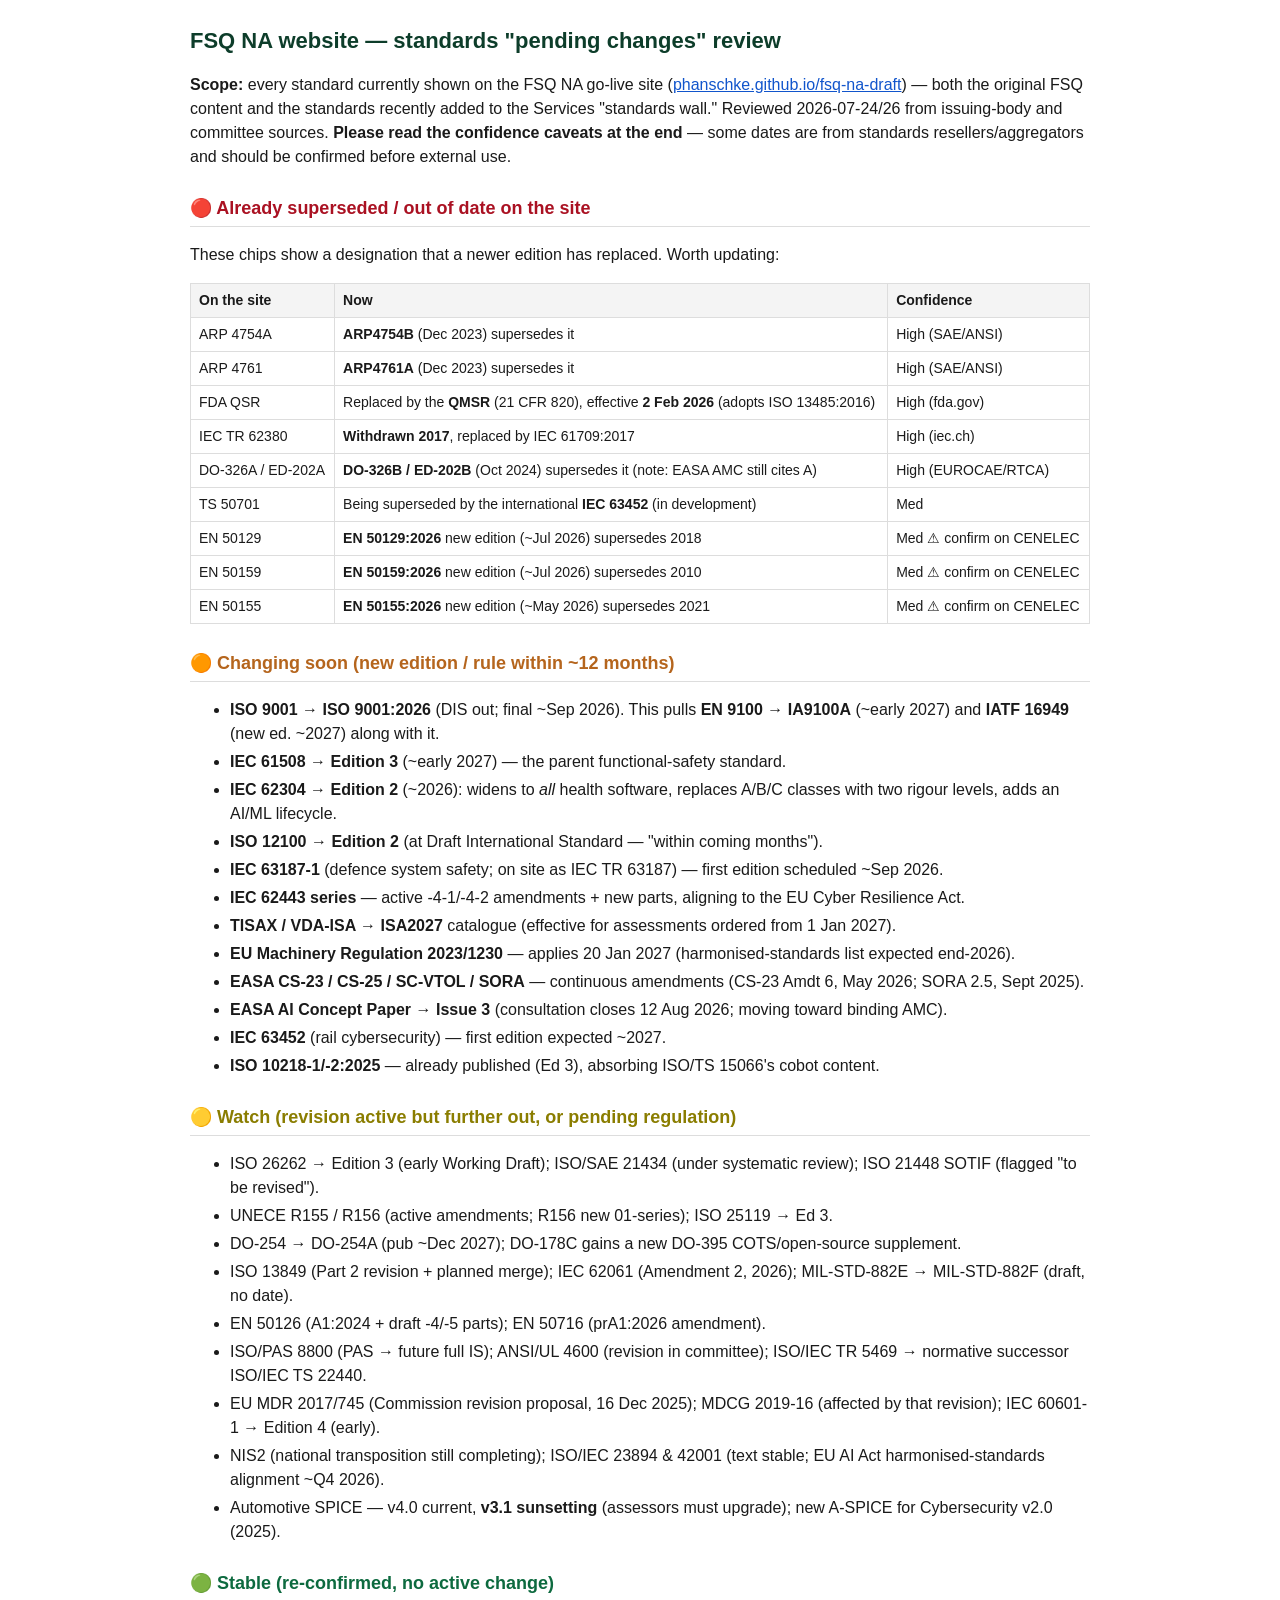
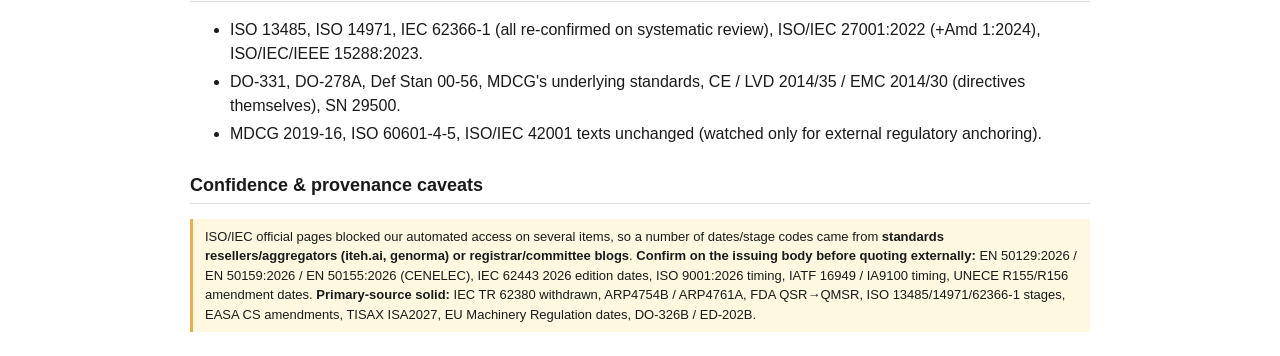
<file: research/2026-07-26-fsq-na-standards-updates-for-dario.html>
<!doctype html><html lang="en"><head><meta charset="utf-8">
<meta name="viewport" content="width=device-width, initial-scale=1">
<title>FSQ NA — standards pending-changes review</title>
<style>
 body{font-family:Segoe UI,Arial,sans-serif;color:#1a1a1a;line-height:1.5;max-width:900px;margin:24px auto;padding:0 18px;}
 h1{font-size:22px;color:#0d3d2a;} h2{font-size:18px;margin-top:26px;padding-bottom:4px;border-bottom:1px solid #ddd;}
 .r{color:#a12; } .o{color:#b5651d;} .y{color:#8a7d00;} .g{color:#0d6a3f;}
 table{border-collapse:collapse;width:100%;margin:10px 0;} th,td{border:1px solid #ddd;padding:6px 8px;text-align:left;font-size:14px;vertical-align:top;}
 th{background:#f4f4f4;} li{margin:4px 0;} a{color:#1155cc;} .cav{background:#fff8e1;border-left:3px solid #f0ad4e;padding:8px 12px;font-size:13px;}
 code{background:#f2f2f2;padding:0 3px;border-radius:2px;}
</style></head><body>

<h1>FSQ NA website — standards "pending changes" review</h1>
<p><strong>Scope:</strong> every standard currently shown on the FSQ NA go-live site
(<a href="https://phanschke.github.io/fsq-na-draft/">phanschke.github.io/fsq-na-draft</a>) — both the
original FSQ content and the standards recently added to the Services "standards wall." Reviewed
2026-07-24/26 from issuing-body and committee sources. <strong>Please read the confidence caveats at
the end</strong> — some dates are from standards resellers/aggregators and should be confirmed before
external use.</p>

<h2 class="r">🔴 Already superseded / out of date on the site</h2>
<p>These chips show a designation that a newer edition has replaced. Worth updating:</p>
<table>
<tr><th>On the site</th><th>Now</th><th>Confidence</th></tr>
<tr><td>ARP 4754A</td><td><strong>ARP4754B</strong> (Dec 2023) supersedes it</td><td>High (SAE/ANSI)</td></tr>
<tr><td>ARP 4761</td><td><strong>ARP4761A</strong> (Dec 2023) supersedes it</td><td>High (SAE/ANSI)</td></tr>
<tr><td>FDA QSR</td><td>Replaced by the <strong>QMSR</strong> (21 CFR 820), effective <strong>2 Feb 2026</strong> (adopts ISO 13485:2016)</td><td>High (fda.gov)</td></tr>
<tr><td>IEC TR 62380</td><td><strong>Withdrawn 2017</strong>, replaced by IEC 61709:2017</td><td>High (iec.ch)</td></tr>
<tr><td>DO-326A / ED-202A</td><td><strong>DO-326B / ED-202B</strong> (Oct 2024) supersedes it (note: EASA AMC still cites A)</td><td>High (EUROCAE/RTCA)</td></tr>
<tr><td>TS 50701</td><td>Being superseded by the international <strong>IEC 63452</strong> (in development)</td><td>Med</td></tr>
<tr><td>EN 50129</td><td><strong>EN 50129:2026</strong> new edition (~Jul 2026) supersedes 2018</td><td>Med ⚠ confirm on CENELEC</td></tr>
<tr><td>EN 50159</td><td><strong>EN 50159:2026</strong> new edition (~Jul 2026) supersedes 2010</td><td>Med ⚠ confirm on CENELEC</td></tr>
<tr><td>EN 50155</td><td><strong>EN 50155:2026</strong> new edition (~May 2026) supersedes 2021</td><td>Med ⚠ confirm on CENELEC</td></tr>
</table>

<h2 class="o">🟠 Changing soon (new edition / rule within ~12 months)</h2>
<ul>
<li><strong>ISO 9001 → ISO 9001:2026</strong> (DIS out; final ~Sep 2026). This pulls <strong>EN 9100 → IA9100A</strong> (~early 2027) and <strong>IATF 16949</strong> (new ed. ~2027) along with it.</li>
<li><strong>IEC 61508 → Edition 3</strong> (~early 2027) — the parent functional-safety standard.</li>
<li><strong>IEC 62304 → Edition 2</strong> (~2026): widens to <em>all</em> health software, replaces A/B/C classes with two rigour levels, adds an AI/ML lifecycle.</li>
<li><strong>ISO 12100 → Edition 2</strong> (at Draft International Standard — "within coming months").</li>
<li><strong>IEC 63187-1</strong> (defence system safety; on site as IEC TR 63187) — first edition scheduled ~Sep 2026.</li>
<li><strong>IEC 62443 series</strong> — active -4-1/-4-2 amendments + new parts, aligning to the EU Cyber Resilience Act.</li>
<li><strong>TISAX / VDA-ISA → ISA2027</strong> catalogue (effective for assessments ordered from 1 Jan 2027).</li>
<li><strong>EU Machinery Regulation 2023/1230</strong> — applies 20 Jan 2027 (harmonised-standards list expected end-2026).</li>
<li><strong>EASA CS-23 / CS-25 / SC-VTOL / SORA</strong> — continuous amendments (CS-23 Amdt 6, May 2026; SORA 2.5, Sept 2025).</li>
<li><strong>EASA AI Concept Paper → Issue 3</strong> (consultation closes 12 Aug 2026; moving toward binding AMC).</li>
<li><strong>IEC 63452</strong> (rail cybersecurity) — first edition expected ~2027.</li>
<li><strong>ISO 10218-1/-2:2025</strong> — already published (Ed 3), absorbing ISO/TS 15066's cobot content.</li>
</ul>

<h2 class="y">🟡 Watch (revision active but further out, or pending regulation)</h2>
<ul>
<li>ISO 26262 → Edition 3 (early Working Draft); ISO/SAE 21434 (under systematic review); ISO 21448 SOTIF (flagged "to be revised").</li>
<li>UNECE R155 / R156 (active amendments; R156 new 01-series); ISO 25119 → Ed 3.</li>
<li>DO-254 → DO-254A (pub ~Dec 2027); DO-178C gains a new DO-395 COTS/open-source supplement.</li>
<li>ISO 13849 (Part 2 revision + planned merge); IEC 62061 (Amendment 2, 2026); MIL-STD-882E → MIL-STD-882F (draft, no date).</li>
<li>EN 50126 (A1:2024 + draft -4/-5 parts); EN 50716 (prA1:2026 amendment).</li>
<li>ISO/PAS 8800 (PAS → future full IS); ANSI/UL 4600 (revision in committee); ISO/IEC TR 5469 → normative successor ISO/IEC TS 22440.</li>
<li>EU MDR 2017/745 (Commission revision proposal, 16 Dec 2025); MDCG 2019-16 (affected by that revision); IEC 60601-1 → Edition 4 (early).</li>
<li>NIS2 (national transposition still completing); ISO/IEC 23894 & 42001 (text stable; EU AI Act harmonised-standards alignment ~Q4 2026).</li>
<li>Automotive SPICE — v4.0 current, <strong>v3.1 sunsetting</strong> (assessors must upgrade); new A-SPICE for Cybersecurity v2.0 (2025).</li>
</ul>

<h2 class="g">🟢 Stable (re-confirmed, no active change)</h2>
<ul>
<li>ISO 13485, ISO 14971, IEC 62366-1 (all re-confirmed on systematic review), ISO/IEC 27001:2022 (+Amd 1:2024), ISO/IEC/IEEE 15288:2023.</li>
<li>DO-331, DO-278A, Def Stan 00-56, MDCG's underlying standards, CE / LVD 2014/35 / EMC 2014/30 (directives themselves), SN 29500.</li>
<li>MDCG 2019-16, ISO 60601-4-5, ISO/IEC 42001 texts unchanged (watched only for external regulatory anchoring).</li>
</ul>

<h2>Confidence &amp; provenance caveats</h2>
<div class="cav">
ISO/IEC official pages blocked our automated access on several items, so a number of dates/stage
codes came from <strong>standards resellers/aggregators (iteh.ai, genorma) or registrar/committee
blogs</strong>. <strong>Confirm on the issuing body before quoting externally:</strong> EN
50129:2026 / EN 50159:2026 / EN 50155:2026 (CENELEC), IEC 62443 2026 edition dates, ISO 9001:2026
timing, IATF 16949 / IA9100 timing, UNECE R155/R156 amendment dates.
<strong>Primary-source solid:</strong> IEC TR 62380 withdrawn, ARP4754B / ARP4761A, FDA QSR→QMSR,
ISO 13485/14971/62366-1 stages, EASA CS amendments, TISAX ISA2027, EU Machinery Regulation dates,
DO-326B / ED-202B.
</div>

</body></html>
</file>
<file: assets/style.css>
/* ============================================================
   FSQ Experts North America — working draft stylesheet
   Design: editorial-technical. Fraunces (display) / Archivo (body)
   / JetBrains Mono (standards chips & tags).
   COLOR CONVENTION (load-bearing for review):
     - ORIGINAL text (verbatim or lightly adapted from fsq-experts.com,
       copyright holder: Wertefest GmbH / FSQ) → ink, grey "ORIGINAL" tag
     - NA · NEW text (proposed additions from the NA market strategy)
       → green "insertion" block (tracked-changes convention), "NA · NEW" tag
   Brand palette sampled from the FSQ NA logo: navy #2b2e83, red #e52330.
   ============================================================ */

:root {
  --paper: #f7f6f2;
  --paper-deep: #edecf3;
  --ink: #1c2030;
  --ink-soft: #4b5266;
  --line: #d6d5dd;
  --accent: #2b2e83;          /* FSQ brand navy — UI accent */
  --accent-ink: #22246a;
  --brand-red: #e52330;       /* FSQ brand red — sparing use (CTAs, rules) */
  --new-bg: #eaf5ee;          /* NA-new block background (insertion green) */
  --new-border: #0e7c5b;      /* NA-new left rule */
  --new-ink: #175239;         /* NA-new text tone */
  --new-tag: #0e7c5b;
  --orig-tag: #8a8894;
  --dark: #16182b;
  --dark-ink: #e6e6ee;
  --mono: "JetBrains Mono", ui-monospace, "Cascadia Mono", Consolas, monospace;
  --serif: "Fraunces", Georgia, "Times New Roman", serif;
  --sans: "Archivo", "Segoe UI", Arial, sans-serif;
}

* { box-sizing: border-box; margin: 0; padding: 0; }

html { scroll-behavior: smooth; }

body {
  font-family: var(--sans);
  background: var(--paper);
  color: var(--ink);
  line-height: 1.6;
  font-size: 17px;
  -webkit-font-smoothing: antialiased;
}

/* ---------- texture: faint grid, like drafting paper ---------- */
body::before {
  content: "";
  position: fixed;
  inset: 0;
  pointer-events: none;
  background-image:
    linear-gradient(to right, rgba(28, 32, 48, 0.03) 1px, transparent 1px),
    linear-gradient(to bottom, rgba(28, 32, 48, 0.03) 1px, transparent 1px);
  background-size: 48px 48px;
  z-index: 0;
}

main { position: relative; z-index: 1; }

/* ============ legend banner (persistent, review instrument) ============ */
.legend {
  position: sticky;
  top: 0;
  z-index: 50;
  background: var(--dark);
  color: var(--dark-ink);
  font-family: var(--mono);
  font-size: 11.5px;
  letter-spacing: 0.02em;
  padding: 7px 24px;
  display: flex;
  gap: 22px;
  align-items: center;
  flex-wrap: wrap;
}
.legend strong { color: #fff; font-weight: 600; }
.legend .chip-orig,
.legend .chip-new {
  display: inline-block;
  padding: 1px 8px;
  border-radius: 2px;
  font-weight: 600;
}
.legend .chip-orig { background: #3a3d52; color: #c9c9d6; }
.legend .chip-new  { background: var(--new-border); color: #fff; }

/* ================= header / nav ================= */
header.site {
  background: var(--paper);
  border-bottom: 2px solid var(--ink);
  padding: 0 clamp(20px, 5vw, 64px);
}
.nav-row {
  display: flex;
  align-items: center;
  justify-content: space-between;
  gap: 24px;
  max-width: 1240px;
  margin: 0 auto;
  padding: 18px 0;
}
.brand {
  font-family: var(--serif);
  font-weight: 700;
  font-size: 22px;
  text-decoration: none;
  color: var(--ink);
  line-height: 1.1;
}
.brand .na {
  display: block;
  font-family: var(--mono);
  font-weight: 500;
  font-size: 10.5px;
  letter-spacing: 0.28em;
  color: var(--accent);
  text-transform: uppercase;
  margin-top: 3px;
}
nav.main { display: flex; gap: 4px; flex-wrap: wrap; }
nav.main a {
  font-family: var(--mono);
  font-size: 12.5px;
  letter-spacing: 0.06em;
  text-transform: uppercase;
  color: var(--ink-soft);
  text-decoration: none;
  padding: 8px 14px;
  border: 1px solid transparent;
  transition: all 0.15s ease;
}
nav.main a:hover { color: var(--accent); border-color: var(--line); background: #fff; }
nav.main a.active { color: var(--accent-ink); border: 1px solid var(--accent); background: #fff; }
nav.main a.cta {
  background: var(--ink);
  color: var(--paper);
  border-color: var(--ink);
}
nav.main a.cta:hover { background: var(--accent); border-color: var(--accent); color: #fff; }

/* ================= provenance tagging ================= */
.orig, .new-na { position: relative; }

.tag {
  font-family: var(--mono);
  font-size: 9.5px;
  font-weight: 600;
  letter-spacing: 0.14em;
  text-transform: uppercase;
  display: inline-block;
  padding: 1px 7px;
  border-radius: 2px;
  vertical-align: middle;
  margin-bottom: 8px;
}
.tag.t-orig { background: #e7e2d4; color: var(--orig-tag); }
.tag.t-new  { background: var(--new-border); color: #fff; }

/* original content: normal ink */
.orig { color: var(--ink); }

/* NA-new content blocks: amber field + orange rule */
.new-na {
  background: var(--new-bg);
  border-left: 3px solid var(--new-border);
  color: var(--new-ink);
  padding: 18px 22px;
  margin: 18px 0;
}
.new-na h3, .new-na h4, .new-na strong { color: #0d3d2a; }
.new-na .chips .chip { border-color: #bfe0cf; background: #fff; color: var(--new-tag); }

/* inline NA-new phrase inside an original paragraph */
.new-inline {
  color: var(--new-ink);
  background: var(--new-bg);
  border-bottom: 2px solid var(--new-border);
  padding: 0 3px;
}

/* ================= hero ================= */
.hero {
  padding: clamp(48px, 8vw, 110px) clamp(20px, 5vw, 64px) clamp(40px, 6vw, 80px);
  border-bottom: 1px solid var(--line);
  position: relative;
  overflow: hidden;
}
.hero-inner { max-width: 1240px; margin: 0 auto; position: relative; }
.hero .kicker {
  font-family: var(--mono);
  font-size: 12px;
  letter-spacing: 0.3em;
  text-transform: uppercase;
  color: var(--accent);
  margin-bottom: 22px;
}
.hero h1 {
  font-family: var(--serif);
  font-weight: 600;
  font-size: clamp(34px, 5.2vw, 68px);
  line-height: 1.06;
  letter-spacing: -0.015em;
  max-width: 18ch;
}
.hero h1 em {
  font-style: italic;
  color: var(--accent);
}
.hero .lede {
  max-width: 62ch;
  margin-top: 26px;
  font-size: clamp(16px, 1.4vw, 19px);
  color: var(--ink-soft);
}
.hero .actions { margin-top: 34px; display: flex; gap: 14px; flex-wrap: wrap; }

.btn {
  font-family: var(--mono);
  font-size: 13px;
  letter-spacing: 0.06em;
  text-transform: uppercase;
  text-decoration: none;
  padding: 13px 26px;
  display: inline-block;
  transition: all 0.15s ease;
}
.btn.primary { background: var(--ink); color: var(--paper); }
.btn.primary:hover { background: var(--accent); color: #fff; }
.btn.ghost { border: 1px solid var(--ink); color: var(--ink); }
.btn.ghost:hover { border-color: var(--accent); color: var(--accent); }

/* big ghost number in hero corner */
.hero .ghost-mark {
  position: absolute;
  right: -20px;
  top: -40px;
  font-family: var(--serif);
  font-size: clamp(160px, 24vw, 340px);
  font-weight: 700;
  color: rgba(43, 46, 131, 0.07);
  line-height: 1;
  user-select: none;
  pointer-events: none;
}

/* ================= regulation clock strip ================= */
.reg-clock {
  background: var(--dark);
  color: var(--dark-ink);
  padding: 26px clamp(20px, 5vw, 64px);
  border-bottom: 2px solid var(--brand-red);
}
.reg-clock-inner {
  max-width: 1240px;
  margin: 0 auto;
}
.reg-clock .rc-title {
  font-family: var(--mono);
  font-size: 11px;
  letter-spacing: 0.3em;
  text-transform: uppercase;
  color: #8f93a8;
  margin-bottom: 16px;
}
.reg-clock .rc-title .tag { margin-left: 10px; margin-bottom: 0; }
.rc-grid {
  display: grid;
  grid-template-columns: repeat(auto-fit, minmax(210px, 1fr));
  gap: 1px;
  background: #2b2e4a;
  border: 1px solid #2b2e4a;
}
.rc-cell { background: var(--dark); padding: 16px 18px; }
.rc-cell .date {
  font-family: var(--mono);
  font-size: 17px;
  font-weight: 700;
  color: #ff8d95;
  display: block;
}
.rc-cell .what {
  font-size: 13.5px;
  color: #b6bac9;
  margin-top: 6px;
  line-height: 1.45;
  display: block;
}

/* ================= sections ================= */
section.band {
  padding: clamp(44px, 7vw, 90px) clamp(20px, 5vw, 64px);
  border-bottom: 1px solid var(--line);
}
section.band.deep { background: var(--paper-deep); }
.band-inner { max-width: 1240px; margin: 0 auto; }

.sec-kicker {
  font-family: var(--mono);
  font-size: 11.5px;
  letter-spacing: 0.28em;
  text-transform: uppercase;
  color: var(--accent);
  margin-bottom: 14px;
}
h2.sec-title {
  font-family: var(--serif);
  font-weight: 600;
  font-size: clamp(26px, 3.4vw, 42px);
  line-height: 1.12;
  letter-spacing: -0.01em;
  max-width: 26ch;
  margin-bottom: 14px;
}
.sec-lede { max-width: 64ch; color: var(--ink-soft); margin-bottom: 8px; }

/* ================= cards ================= */
.grid { display: grid; gap: 22px; margin-top: 36px; }
.grid.cols-2 { grid-template-columns: repeat(auto-fit, minmax(320px, 1fr)); }
.grid.cols-3 { grid-template-columns: repeat(auto-fit, minmax(280px, 1fr)); }

.card {
  background: #fff;
  border: 1px solid var(--line);
  border-top: 3px solid var(--ink);
  padding: 26px 26px 22px;
  display: flex;
  flex-direction: column;
  gap: 10px;
  transition: transform 0.18s ease, box-shadow 0.18s ease;
}
.card:hover { transform: translateY(-3px); box-shadow: 0 10px 28px rgba(27,33,38,0.09); }
.card h3 {
  font-family: var(--serif);
  font-weight: 600;
  font-size: 21px;
  line-height: 1.2;
}
.card p { font-size: 15px; color: var(--ink-soft); }
.card.na-card {
  background: var(--new-bg);
  border: 1px solid #c4e0d2;
  border-top: 3px solid var(--new-border);
}
.card.na-card p { color: var(--new-ink); }
.card.na-card h3 { color: #0d3d2a; }

.card ul { padding-left: 18px; font-size: 15px; color: var(--ink-soft); }
.card.na-card ul { color: var(--new-ink); }
.card ul li { margin: 4px 0; }

.card .more {
  margin-top: auto;
  font-family: var(--mono);
  font-size: 12px;
  letter-spacing: 0.08em;
  text-transform: uppercase;
  color: var(--accent);
  text-decoration: none;
}
.card .more:hover { text-decoration: underline; }

/* standards chips */
.chips { display: flex; flex-wrap: wrap; gap: 6px; margin-top: 4px; }
.chip {
  font-family: var(--mono);
  font-size: 11px;
  padding: 2.5px 9px;
  border: 1px solid var(--line);
  border-radius: 999px;
  background: var(--paper);
  color: var(--ink-soft);
  white-space: nowrap;
}

/* ================= industry article blocks ================= */
article.industry {
  border: 1px solid var(--line);
  background: #fff;
  margin-top: 44px;
  scroll-margin-top: 70px;
}
article.industry .ind-head {
  display: flex;
  align-items: baseline;
  justify-content: space-between;
  gap: 18px;
  flex-wrap: wrap;
  padding: 26px 30px 18px;
  border-bottom: 1px solid var(--line);
  background: var(--paper-deep);
}
article.industry .ind-head h3 {
  font-family: var(--serif);
  font-size: clamp(24px, 2.6vw, 34px);
  font-weight: 600;
}
article.industry .ind-head .strap {
  font-family: var(--mono);
  font-size: 12px;
  letter-spacing: 0.12em;
  text-transform: uppercase;
  color: var(--accent);
}
article.industry .ind-body { padding: 26px 30px 30px; }
article.industry .ind-body > p { max-width: 72ch; }

.split { display: grid; grid-template-columns: 1fr 1fr; gap: 26px; margin-top: 22px; }
@media (max-width: 860px) { .split { grid-template-columns: 1fr; } }

.subhead {
  font-family: var(--mono);
  font-size: 12px;
  letter-spacing: 0.2em;
  text-transform: uppercase;
  color: var(--ink-soft);
  border-bottom: 1px solid var(--line);
  padding-bottom: 8px;
  margin-bottom: 14px;
}

.fact-list { list-style: none; }
.fact-list li {
  padding: 9px 0 9px 20px;
  position: relative;
  font-size: 15.5px;
  border-bottom: 1px dashed var(--line);
}
.fact-list li::before {
  content: "—";
  position: absolute;
  left: 0;
  color: var(--accent);
}
.new-na .fact-list li { border-bottom-color: #cde5d8; }
.new-na .fact-list li::before { color: var(--new-border); }

/* ================= dark CTA band ================= */
.cta-band {
  background: var(--dark);
  color: var(--dark-ink);
  padding: clamp(48px, 7vw, 90px) clamp(20px, 5vw, 64px);
}
.cta-band .band-inner { display: flex; align-items: center; justify-content: space-between; gap: 30px; flex-wrap: wrap; }
.cta-band h2 {
  font-family: var(--serif);
  font-weight: 600;
  font-size: clamp(26px, 3.4vw, 40px);
  color: #fff;
  max-width: 22ch;
  line-height: 1.15;
}
.cta-band p { color: #9ba0b5; max-width: 48ch; margin-top: 10px; }
.cta-band .btn.primary { background: var(--brand-red); color: #fff; }
.cta-band .btn.primary:hover { background: #ff5560; color: #fff; }

/* ================= footer ================= */
footer.site {
  background: var(--ink);
  color: #b3b3c4;
  padding: 40px clamp(20px, 5vw, 64px);
  font-size: 13.5px;
}
footer.site .band-inner {
  max-width: 1240px;
  margin: 0 auto;
  display: flex;
  justify-content: space-between;
  gap: 24px;
  flex-wrap: wrap;
}
footer.site a { color: #d8d8e6; text-decoration: none; }
footer.site a:hover { color: #fff; text-decoration: underline; }
footer.site .foot-brand { font-family: var(--serif); font-size: 18px; color: #fff; }
footer.site .foot-note {
  font-family: var(--mono);
  font-size: 11px;
  color: #797896;
  max-width: 68ch;
  line-height: 1.7;
}

/* ================= misc ================= */
.two-col { display: grid; grid-template-columns: 1.1fr 0.9fr; gap: 40px; align-items: start; }
@media (max-width: 900px) { .two-col { grid-template-columns: 1fr; } }

.stat-row { display: grid; grid-template-columns: repeat(auto-fit, minmax(150px, 1fr)); gap: 1px; background: var(--line); border: 1px solid var(--line); margin-top: 30px; }
.stat { background: #fff; padding: 20px; }
.stat .num { font-family: var(--serif); font-size: 30px; font-weight: 700; color: var(--accent-ink); display: block; }
.stat .lbl { font-family: var(--mono); font-size: 11px; letter-spacing: 0.1em; text-transform: uppercase; color: var(--ink-soft); }

.team-grid { display: grid; grid-template-columns: repeat(auto-fill, minmax(235px, 1fr)); gap: 14px; margin-top: 30px; }
.person { background: #fff; border: 1px solid var(--line); padding: 16px 16px 14px; }
.person .p-name { font-weight: 600; font-size: 15px; }
.person .p-role { font-family: var(--mono); font-size: 11px; color: var(--ink-soft); margin-top: 4px; line-height: 1.5; }
.person.na-person { background: var(--new-bg); border-color: #c4e0d2; }

/* page-load reveal */
@keyframes rise { from { opacity: 0; transform: translateY(14px); } to { opacity: 1; transform: none; } }
.hero .kicker { animation: rise 0.5s ease 0.05s backwards; }
.hero h1 { animation: rise 0.55s ease 0.12s backwards; }
.hero .lede { animation: rise 0.55s ease 0.22s backwards; }
.hero .actions { animation: rise 0.55s ease 0.32s backwards; }

@media (max-width: 700px) {
  .nav-row { flex-direction: column; align-items: flex-start; }
  .legend { font-size: 10px; gap: 10px; }
}


/* brand logo image in header */
.brand img { height: 46px; display: block; }
footer.site img.foot-logo { height: 40px; margin-bottom: 10px; }

/* standards wall: original chips neutral, new chips green */
.std-wall .row { display: flex; align-items: baseline; gap: 16px; padding: 14px 0; border-bottom: 1px dashed var(--line); flex-wrap: wrap; }
.std-wall .row .dom { font-family: var(--mono); font-size: 12px; letter-spacing: 0.14em; text-transform: uppercase; color: var(--ink-soft); flex: 0 0 190px; }
.chip.c-new { background: var(--new-bg); border-color: #bfe0cf; color: var(--new-tag); font-weight: 600; }


/* photography (original fsq-experts.com assets) */
.ind-photo { border-bottom: 1px solid var(--line); }
.ind-photo img { width: 100%; height: 190px; object-fit: cover; display: block; }
.card img.thumb { width: calc(100% + 52px); margin: -26px -26px 4px; height: 130px; object-fit: cover; display: block; border-bottom: 3px solid var(--accent); }
.facts-photo img { width: 100%; display: block; border: 1px solid var(--line); margin-top: 22px; }


/* team card contact links */
.p-links { margin-top: 8px; font-family: var(--mono); font-size: 11px; display: flex; gap: 12px; flex-wrap: wrap; }
.p-links a { color: var(--accent); text-decoration: none; line-height: 1.5; white-space: nowrap; }
.p-links a:hover { text-decoration: underline; }
footer.site .foot-social { margin-top: 6px; }
</file>
